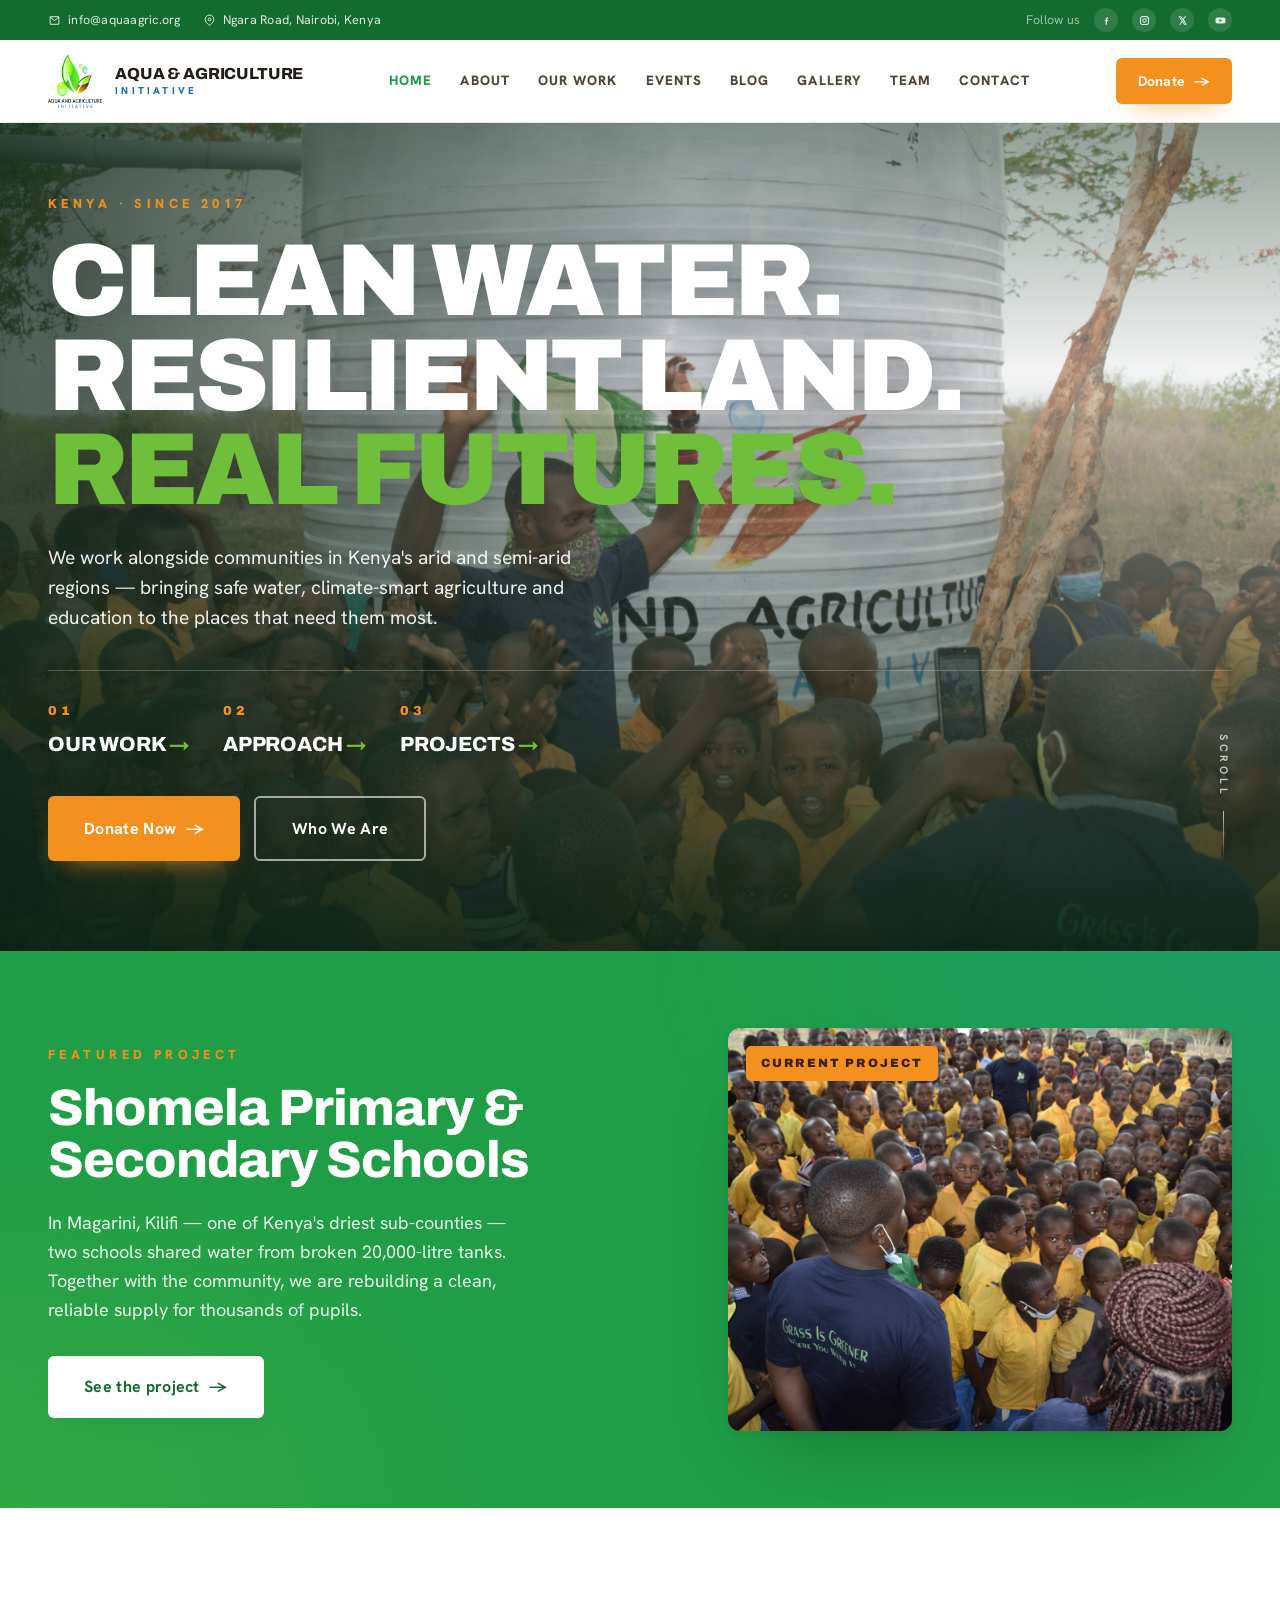
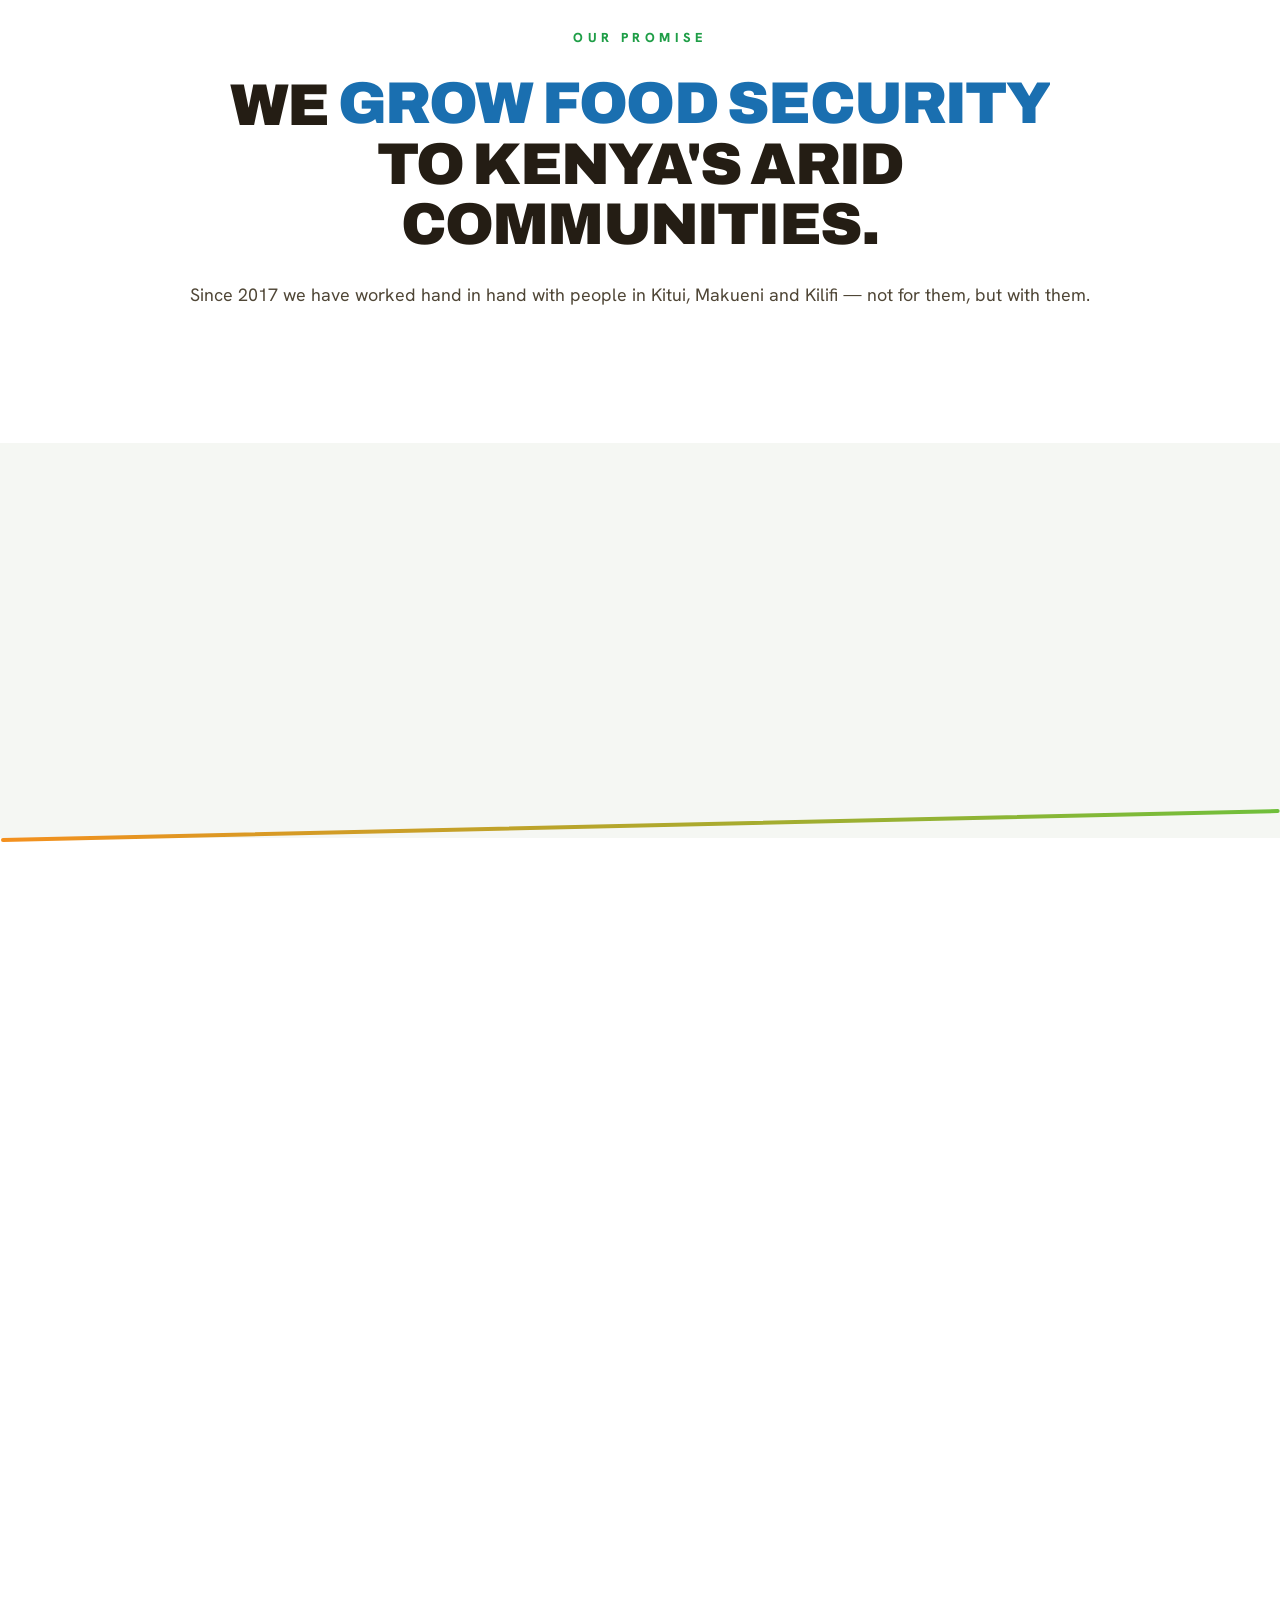
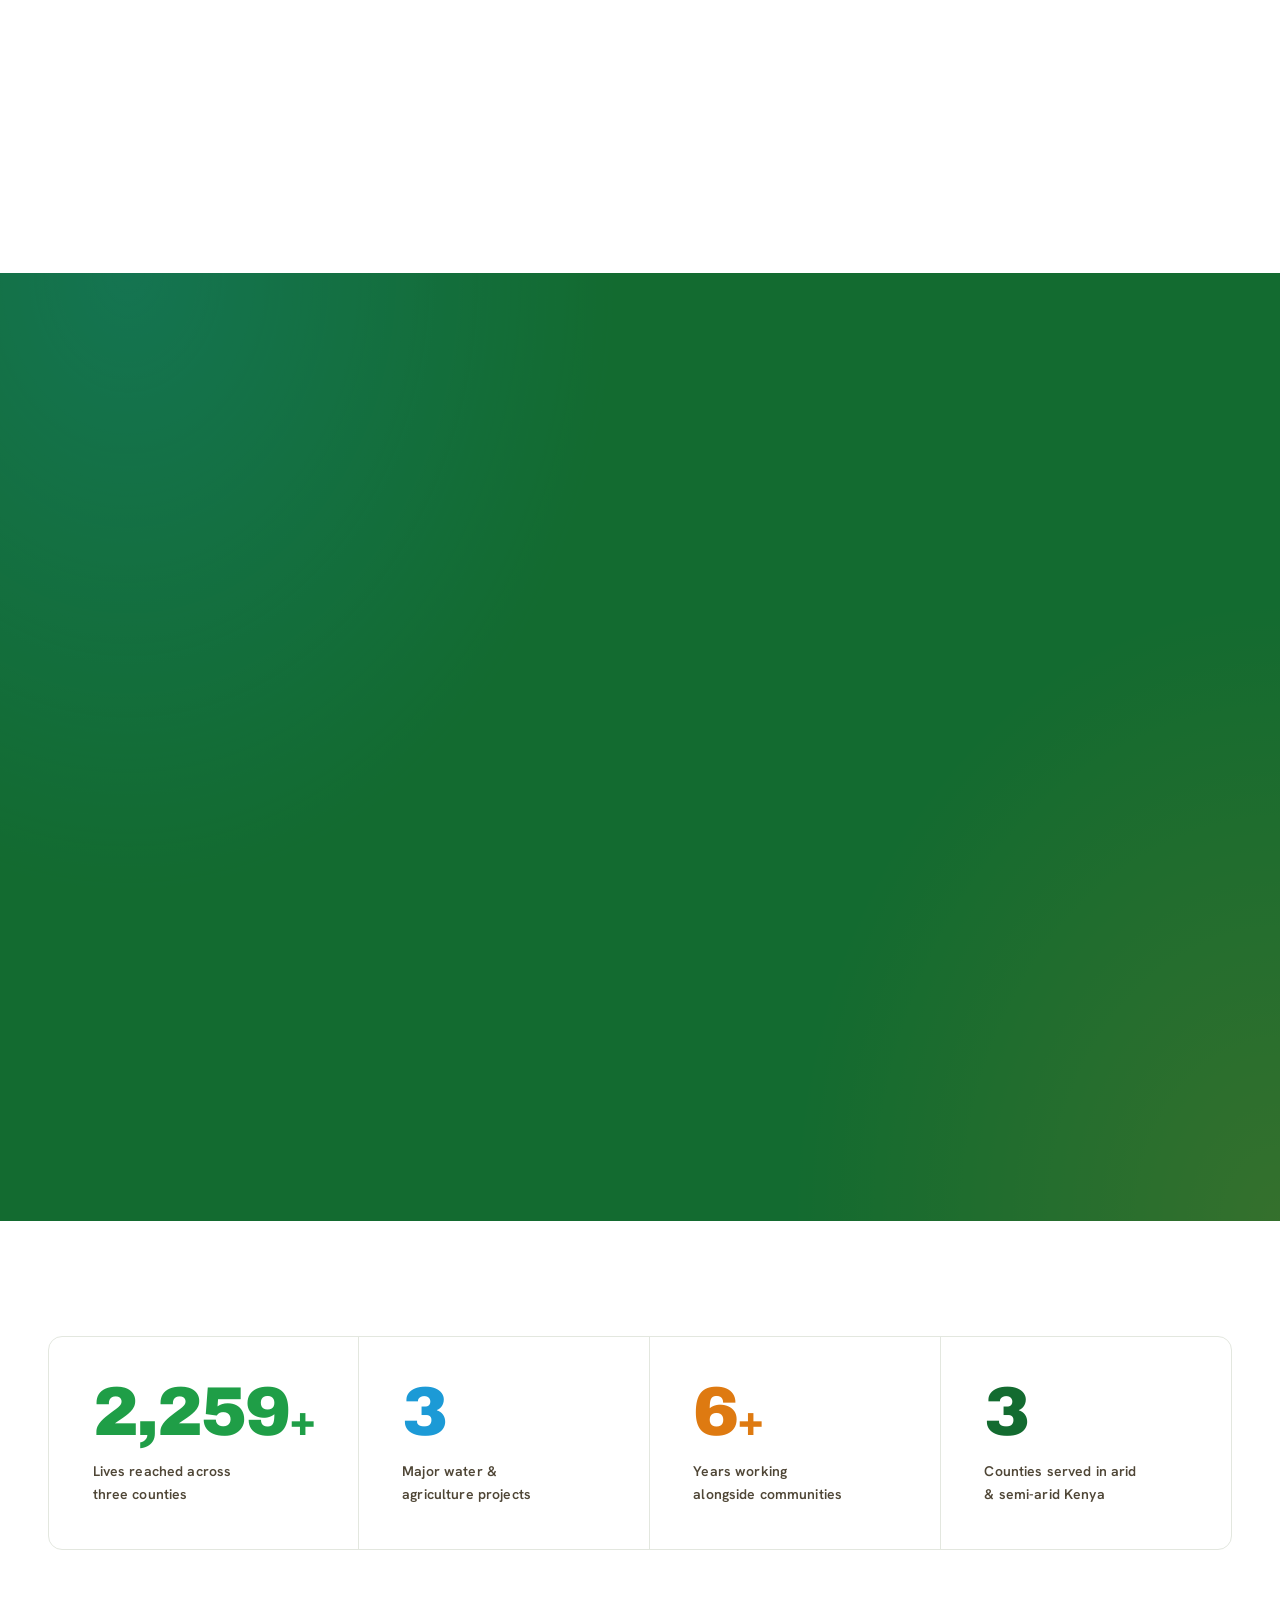
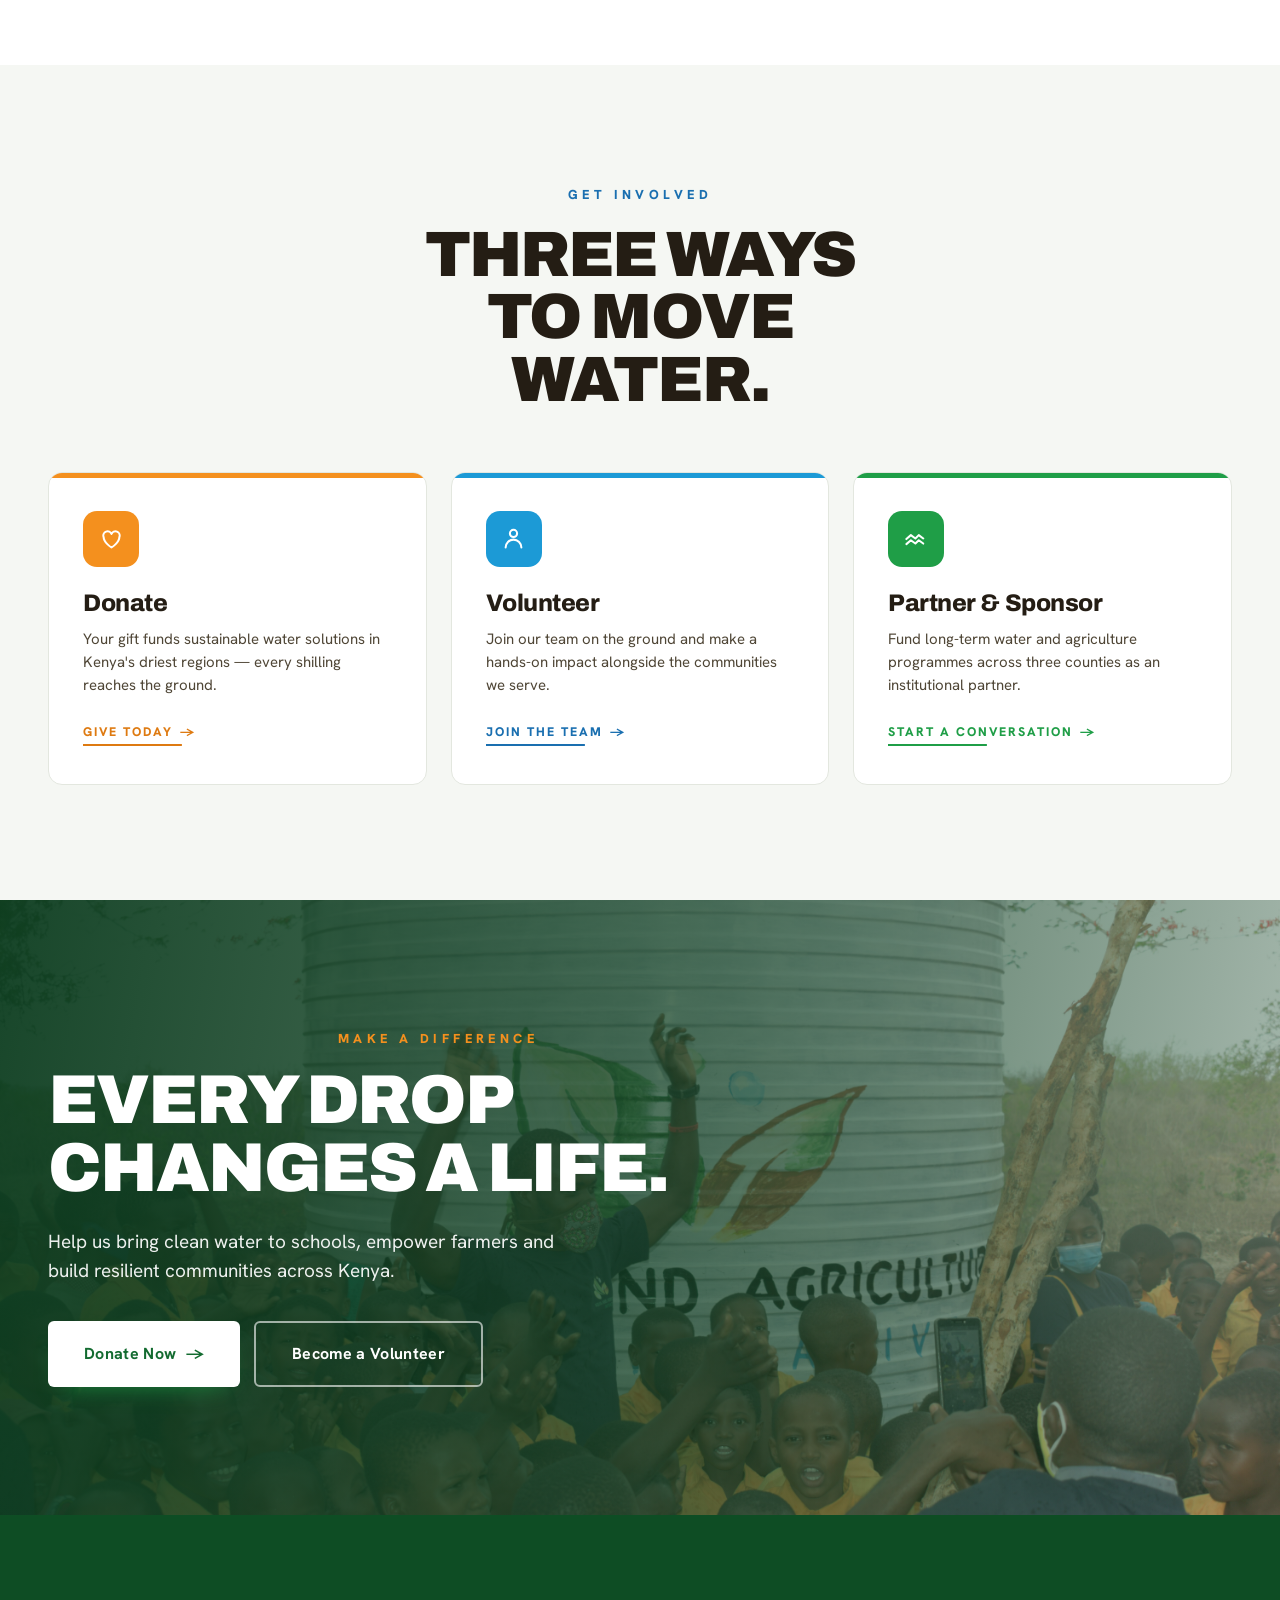
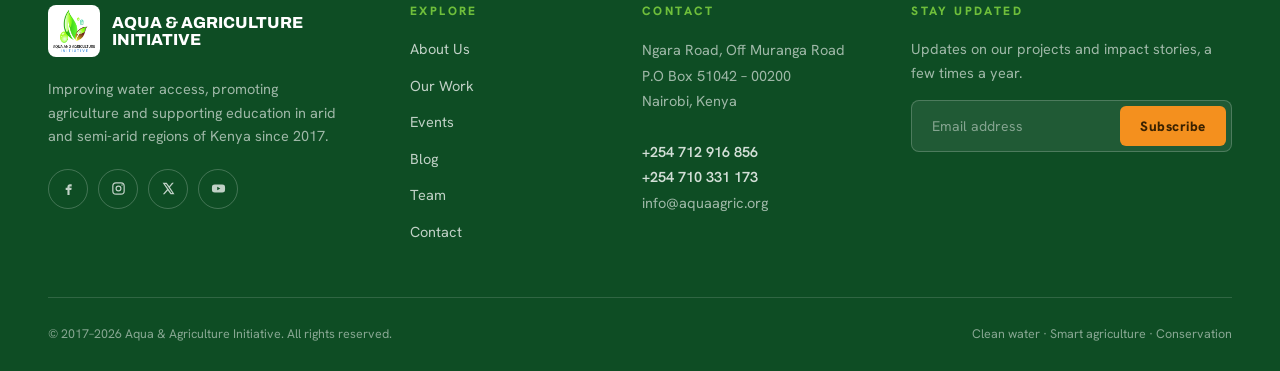
<file: index.html>
<!DOCTYPE html>
<html lang="en">
<head>
<meta charset="UTF-8">
<meta name="viewport" content="width=device-width, initial-scale=1.0">
<title>Aqua &amp; Agriculture Initiative — Clean Water for Arid Communities in Kenya</title>
<meta name="description" content="A Kenyan NGO improving water access, sustainable agriculture and education in arid and semi-arid regions since 2017.">
<meta name="keywords" content="clean water Kenya, agriculture, NGO, arid regions, water access, Aqua AI">
<meta property="og:title" content="Aqua &amp; Agriculture Initiative">
<meta property="og:description" content="Bringing clean water, climate-smart agriculture and education to Kenya's arid communities since 2017.">
<meta property="og:type" content="website">
<link rel="icon" type="image/png" href="assets/img/favicon.png">
<link href="assets/vendor/bootstrap-icons/bootstrap-icons.css" rel="stylesheet">
<link rel="stylesheet" href="assets/css/style.css">
</head>
<body>

<!-- ===================== TOP BAR ===================== -->
<div class="topbar">
  <div class="tb-left">
    <span class="it"><svg viewBox="0 0 24 24" fill="none" stroke="currentColor" stroke-width="1.8"><path d="M4 5h16v14H4z"/><path d="m4 6 8 6 8-6"/></svg> info@aquaagric.org</span>
    <span class="it addr"><svg viewBox="0 0 24 24" fill="none" stroke="currentColor" stroke-width="1.8"><path d="M20 10c0 6-8 11-8 11s-8-5-8-11a8 8 0 0 1 16 0Z"/><circle cx="12" cy="10" r="2.6"/></svg> Ngara Road, Nairobi, Kenya</span>
  </div>
  <div class="tb-right">
    <span style="opacity:.7">Follow us</span>
    <a href="https://www.facebook.com/towardsbetterenvironment" target="_blank" rel="noopener" aria-label="Facebook"><svg viewBox="0 0 24 24" fill="currentColor"><path d="M13.5 9H15V6.6h-1.7c-1.6 0-2.8 1.2-2.8 2.8V11H9v2.4h1.5V20h2.5v-6.6h1.8l.4-2.4h-2.2V9.6c0-.3.3-.6.6-.6Z"/></svg></a>
    <a href="#" aria-label="Instagram"><svg viewBox="0 0 24 24" fill="none" stroke="currentColor" stroke-width="1.9"><rect x="4.5" y="4.5" width="15" height="15" rx="4.5"/><circle cx="12" cy="12" r="3.3"/><circle cx="16.8" cy="7.2" r="1" fill="currentColor" stroke="none"/></svg></a>
    <a href="#" aria-label="X"><svg viewBox="0 0 24 24" fill="currentColor"><path d="M17 4h2.2l-4.8 5.5L20 20h-4.8l-3.5-4.6L7.5 20H5.3l5.2-6L4.5 4h4.9l3.1 4.2L17 4Zm-.8 14.6h1.2L8 5.3H6.7l9.5 13.3Z"/></svg></a>
    <a href="https://www.youtube.com/@aquaandagricultureinitiati8191" target="_blank" rel="noopener" aria-label="YouTube"><svg viewBox="0 0 24 24" fill="currentColor"><path d="M21 8.4a2.4 2.4 0 0 0-1.7-1.7C17.8 6.3 12 6.3 12 6.3s-5.8 0-7.3.4A2.4 2.4 0 0 0 3 8.4 25 25 0 0 0 2.7 12 25 25 0 0 0 3 15.6a2.4 2.4 0 0 0 1.7 1.7c1.5.4 7.3.4 7.3.4s5.8 0 7.3-.4a2.4 2.4 0 0 0 1.7-1.7 25 25 0 0 0 .3-3.6 25 25 0 0 0-.3-3.6ZM10.2 14.6V9.4l4.4 2.6-4.4 2.6Z"/></svg></a>
  </div>
</div>

<!-- ===================== NAV ===================== -->
<header class="nav" id="nav">
  <a class="brand" href="./" aria-label="Aqua and Agriculture Initiative home">
    <img src="assets/img/logo_top.png" alt="Aqua &amp; Agriculture Initiative">
    <span class="bt"><b>Aqua &amp; Agriculture</b><span>Initiative</span></span>
  </a>
  <nav class="nav-links" aria-label="Primary">
    <a class="active" href="./">Home</a>
    <a href="about">About</a>
    <a href="projects">Our Work</a>
    <a href="events">Events</a>
    <a href="blog">Blog</a>
    <a href="gallery">Gallery</a>
    <a href="team">Team</a>
    <a href="contact">Contact</a>
  </nav>
  <div class="nav-cta">
    <a class="btn orange" href="action">Donate <span class="arr">→</span></a>
    <button class="burger" aria-label="Open menu"><span></span><span></span><span></span></button>
  </div>
</header>

<div class="mobile-sheet" id="sheet">
  <a class="active" href="./">Home</a>
  <a href="about">About</a>
  <a href="projects">Our Work</a>
  <a href="events">Events</a>
  <a href="blog">Blog</a>
  <a href="gallery">Gallery</a>
  <a href="team">Team</a>
  <a href="contact">Contact</a>
  <a class="btn orange" href="action" style="margin-top:14px;justify-content:center">Donate Now <span class="arr">→</span></a>
</div>

<!-- ===================== HERO ===================== -->
<section class="hero" id="top">
  <div class="hero-media">
    <img src="assets/img/photo_1.jpg" alt="Schoolchildren in Kenya celebrating clean water at a community tank">
  </div>
  <div class="hero-inner">
    <span class="kicker">Kenya &middot; Since 2017</span>
    <h1 class="display">Clean water.<br>Resilient land.<br><span class="w">Real futures.</span></h1>
    <p>We work alongside communities in Kenya's arid and semi-arid regions — bringing safe water, climate-smart agriculture and education to the places that need them most.</p>
    <div class="hero-tabs">
      <a class="hero-tab" href="projects"><span class="n">01</span><span class="t">Our Work <span class="arr">→</span></span></a>
      <a class="hero-tab" href="about"><span class="n">02</span><span class="t">Approach <span class="arr">→</span></span></a>
      <a class="hero-tab" href="projects"><span class="n">03</span><span class="t">Projects <span class="arr">→</span></span></a>
    </div>
    <div class="hero-actions">
      <a class="btn orange lg" href="action">Donate Now <span class="arr">→</span></a>
      <a class="btn ghost on-dark lg" href="about">Who We Are</a>
    </div>
  </div>
  <div class="scrollcue">Scroll</div>
</section>

<!-- ===================== FEATURED ===================== -->
<section class="feature">
  <div class="wrap">
    <div class="ft-txt rv">
      <span class="kicker">Featured Project</span>
      <h2>Shomela Primary &amp; Secondary Schools</h2>
      <p>In Magarini, Kilifi — one of Kenya's driest sub-counties — two schools shared water from broken 20,000-litre tanks. Together with the community, we are rebuilding a clean, reliable supply for thousands of pupils.</p>
      <a class="btn on-dark lg" href="projects" style="--fg:var(--green-deep)">See the project <span class="arr">→</span></a>
    </div>
    <div class="ft-media rv d1">
      <span class="ribbon">Current Project</span>
      <img src="assets/img/photo_7.jpg" alt="Students at Shomela Primary and Secondary Schools">
    </div>
  </div>
</section>

<!-- ===================== ROTATING STRIP ===================== -->
<section class="section strip">
  <div class="wrap rv">
    <span class="kicker">Our Promise</span>
    <div class="we" style="margin-top:22px">We <span class="rot"><span class="cur">bring clean water</span><span class="c-blue">grow food security</span><span class="c-orange">protect the land</span><span>restore hope</span></span></div>
    <div class="we">to Kenya's arid communities.</div>
    <p class="sub">Since 2017 we have worked hand in hand with people in Kitui, Makueni and Kilifi — not for them, but with them.</p>
  </div>
</section>

<!-- ===================== VISION / MISSION ===================== -->
<section class="section vm" id="vm">
  <div class="wrap rv">
    <div class="vm-cell v">
      <div class="ic" aria-hidden="true"><svg viewBox="0 0 24 24" fill="none" stroke="currentColor" stroke-width="1.8" stroke-linecap="round" stroke-linejoin="round"><path d="M2 12s3.5-7 10-7 10 7 10 7-3.5 7-10 7-10-7-10-7Z"/><circle cx="12" cy="12" r="3"/></svg></div>
      <div class="vm-body">
        <span class="tag">What we see</span>
        <h3>Our Vision</h3>
        <p>A food-secure nation where everyone has access to safe and sufficient drinking water.</p>
      </div>
    </div>
    <div class="vm-cell m">
      <div class="ic" aria-hidden="true"><svg viewBox="0 0 24 24" fill="none" stroke="currentColor" stroke-width="1.8" stroke-linecap="round" stroke-linejoin="round"><circle cx="12" cy="12" r="8.5"/><circle cx="12" cy="12" r="4.5"/><circle cx="12" cy="12" r="1"/></svg></div>
      <div class="vm-body">
        <span class="tag">What we do</span>
        <h3>Our Mission</h3>
        <p>To improve quality of life in arid and semi-arid regions of Kenya by mitigating food insecurity and enhancing access to safe and sufficient water.</p>
      </div>
    </div>
  </div>
</section>

<div class="wrap"><div class="diag"></div></div>

<!-- ===================== PROJECTS ===================== -->
<section class="section projects" id="projects">
  <div class="wrap">
    <div class="head">
      <div class="rv">
        <span class="kicker orange">Our Work</span>
        <h2 class="h2">Change, where it is hardest to reach.</h2>
      </div>
      <a class="alink rv d1" href="projects">View all projects <span class="arr">→</span></a>
    </div>
    <div class="proj-grid">
      <article class="proj rv">
        <div class="pm"><span class="status done">Completed · 2019</span><img src="assets/img/photo_6.jpg" alt="Water tank installed at Mulenyu Primary School"></div>
        <div class="pc">
          <span class="loc"><span class="pin">◍</span> Kitui County</span>
          <h3>Mulenyu Primary School</h3>
          <p>Pupils once walked over two hours to the seasonal Mutongwe River. We identified the need and brought clean water to their doorstep.</p>
          <a class="alink" href="projects">Read the story <span class="arr">→</span></a>
        </div>
      </article>
      <article class="proj rv d1">
        <div class="pm"><span class="status current">Current</span><img src="assets/img/photo_5.jpg" alt="Community member drawing clean water from an Aqua tank"></div>
        <div class="pc">
          <span class="loc"><span class="pin">◍</span> Kilifi County · Magarini</span>
          <h3>Shomela Primary &amp; Secondary</h3>
          <p>Two schools in one of Kenya's driest regions shared water from broken tanks. We are rebuilding their supply for thousands of pupils.</p>
          <a class="alink" href="projects">Read the story <span class="arr">→</span></a>
        </div>
      </article>
      <article class="proj rv d2">
        <div class="pm"><span class="status response">Response · 2020</span><img src="assets/img/photo_9.jpg" alt="Community members during the COVID-19 intervention"></div>
        <div class="pc">
          <span class="loc"><span class="pin">◍</span> Three Counties</span>
          <h3>COVID-19 Intervention</h3>
          <p>When the pandemic compounded drought and famine, Aqua A.I stepped in with critical support for the worst-affected families.</p>
          <a class="alink" href="projects">Read the story <span class="arr">→</span></a>
        </div>
      </article>
    </div>
  </div>
</section>

<!-- ===================== APPROACH ===================== -->
<section class="section approach" id="approach">
  <div class="wrap">
    <div class="head rv">
      <span class="kicker">Our Approach</span>
      <h2 class="h2">Four focus areas, one resilient future.</h2>
      <p>Water, food and the land are inseparable. We work across all of them — and build local capacity so the change outlasts us.</p>
    </div>
    <div class="ap-grid">
      <div class="ap rv">
        <div class="ring"><img src="assets/img/photo_5.jpg" alt="Clean water access"><span class="badge"><svg viewBox="0 0 24 24" fill="none" stroke="currentColor" stroke-width="1.8" stroke-linecap="round" stroke-linejoin="round"><path d="M12 3.5c3.2 3.8 5.5 6.6 5.5 9.4A5.5 5.5 0 0 1 6.5 13c0-2.8 2.3-5.6 5.5-9.5Z"/></svg></span></div>
        <h3>Clean Water</h3>
        <p>Reliable, safe water for schools, homes and farms.</p>
      </div>
      <div class="ap rv d1">
        <div class="ring"><img src="assets/img/photo_9.jpg" alt="Smart agriculture"><span class="badge"><svg viewBox="0 0 24 24" fill="none" stroke="currentColor" stroke-width="1.8" stroke-linecap="round" stroke-linejoin="round"><path d="M12 20V9"/><path d="M12 12c0-3 2.2-5.2 5.2-5.8C17 9 14.9 11.4 12 12Z"/><path d="M12 14c0-2.6-2-4.8-4.8-5.3C7 11.6 9 13.9 12 14Z"/></svg></span></div>
        <h3>Smart Agriculture</h3>
        <p>Climate-smart farming that strengthens food security.</p>
      </div>
      <div class="ap rv d2">
        <div class="ring"><img src="assets/img/photo_6.jpg" alt="Conservation"><span class="badge"><svg viewBox="0 0 24 24" fill="none" stroke="currentColor" stroke-width="1.8" stroke-linecap="round" stroke-linejoin="round"><path d="M12 21v-5"/><path d="M12 16c-3.6 0-5.8-2.1-5.8-5.3C6.2 7 8.6 4.3 12 3.2c3.4 1.1 5.8 3.8 5.8 7.5 0 3.2-2.2 5.3-5.8 5.3Z"/></svg></span></div>
        <h3>Conservation</h3>
        <p>Afforestation that pushes back desertification.</p>
      </div>
      <div class="ap rv d3">
        <div class="ring"><img src="assets/img/team.jpeg" alt="Community empowerment"><span class="badge"><svg viewBox="0 0 24 24" fill="none" stroke="currentColor" stroke-width="1.8" stroke-linecap="round" stroke-linejoin="round"><circle cx="9" cy="8" r="3"/><path d="M3.5 19a5.5 5.5 0 0 1 11 0"/><path d="M16 5.2a3 3 0 0 1 0 5.6"/><path d="M17.5 13.5A5.5 5.5 0 0 1 20.5 19"/></svg></span></div>
        <h3>Community</h3>
        <p>Empowerment and capacity built with local people.</p>
      </div>
    </div>
  </div>
</section>

<!-- ===================== STATS ===================== -->
<section class="section stats">
  <div class="wrap">
    <div class="stat-grid rv">
      <div class="stat"><div class="num"><span data-to="2500">0</span><span class="u">+</span></div><div class="lbl">Lives reached across three counties</div></div>
      <div class="stat"><div class="num"><span data-to="3">0</span></div><div class="lbl">Major water &amp; agriculture projects</div></div>
      <div class="stat"><div class="num"><span data-to="7">0</span><span class="u">+</span></div><div class="lbl">Years working alongside communities</div></div>
      <div class="stat"><div class="num"><span data-to="3">0</span></div><div class="lbl">Counties served in arid &amp; semi-arid Kenya</div></div>
    </div>
  </div>
</section>

<!-- ===================== GET INVOLVED ===================== -->
<section class="section involve" id="involve">
  <div class="wrap">
    <div class="head rv">
      <span class="kicker blue">Get Involved</span>
      <h2 class="h2">Three ways to move water.</h2>
    </div>
    <div class="inv-grid">
      <article class="inv a rv">
        <div class="ic" aria-hidden="true"><svg viewBox="0 0 24 24" fill="none" stroke="currentColor" stroke-width="1.8" stroke-linecap="round" stroke-linejoin="round"><path d="M12 20s-7-4.3-7-9.3A3.7 3.7 0 0 1 12 8a3.7 3.7 0 0 1 7 2.7c0 5-7 9.3-7 9.3Z"/></svg></div>
        <h3>Donate</h3>
        <p>Your gift funds sustainable water solutions in Kenya's driest regions — every shilling reaches the ground.</p>
        <a class="alink orange" href="action">Give today <span class="arr">→</span></a>
      </article>
      <article class="inv b rv d1">
        <div class="ic" aria-hidden="true"><svg viewBox="0 0 24 24" fill="none" stroke="currentColor" stroke-width="1.8" stroke-linecap="round" stroke-linejoin="round"><circle cx="12" cy="7.5" r="3.2"/><path d="M5 20a7 7 0 0 1 14 0"/></svg></div>
        <h3>Volunteer</h3>
        <p>Join our team on the ground and make a hands-on impact alongside the communities we serve.</p>
        <a class="alink blue" href="action">Join the team <span class="arr">→</span></a>
      </article>
      <article class="inv c rv d2">
        <div class="ic" aria-hidden="true"><svg viewBox="0 0 24 24" fill="none" stroke="currentColor" stroke-width="1.8" stroke-linecap="round" stroke-linejoin="round"><path d="M3 12.5 7 9l4 3 3-3 4 3"/><path d="M3 17l4-3.5 4 3 3-3 4 3"/></svg></div>
        <h3>Partner &amp; Sponsor</h3>
        <p>Fund long-term water and agriculture programmes across three counties as an institutional partner.</p>
        <a class="alink" href="contact">Start a conversation <span class="arr">→</span></a>
      </article>
    </div>
  </div>
</section>

<!-- ===================== CTA ===================== -->
<section class="cta" id="cta">
  <div class="cta-media"><img src="assets/img/photo_1.jpg" alt="Children with clean water access in Kenya"></div>
  <div class="wrap">
    <div class="inner rv">
      <span class="kicker">Make a Difference</span>
      <h2 class="h2">Every drop changes a life.</h2>
      <p>Help us bring clean water to schools, empower farmers and build resilient communities across Kenya.</p>
      <div class="cta-actions">
        <a class="btn on-dark lg" href="action">Donate Now <span class="arr">→</span></a>
        <a class="btn ghost on-dark lg" href="action">Become a Volunteer</a>
      </div>
    </div>
  </div>
</section>

<!-- ===================== FOOTER ===================== -->
<footer class="foot">
  <div class="wrap">
    <div class="foot-top">
      <div class="foot-brand">
        <div class="b"><img src="assets/img/logo_top.png" alt="Aqua &amp; Agriculture Initiative"><b>Aqua &amp; Agriculture<br>Initiative</b></div>
        <p>Improving water access, promoting agriculture and supporting education in arid and semi-arid regions of Kenya since 2017.</p>
        <div class="socials">
          <a href="https://www.facebook.com/towardsbetterenvironment" target="_blank" rel="noopener" aria-label="Facebook"><svg viewBox="0 0 24 24" fill="currentColor"><path d="M14 9h2.5V6H14c-2 0-3.5 1.5-3.5 3.5V11H8v3h2.5v7h3v-7H16l.5-3h-3V9.5c0-.3.2-.5.5-.5Z"/></svg></a>
          <a href="#" aria-label="Instagram"><svg viewBox="0 0 24 24" fill="none" stroke="currentColor" stroke-width="1.7"><rect x="4" y="4" width="16" height="16" rx="4.5"/><circle cx="12" cy="12" r="3.4"/><circle cx="17" cy="7" r="1" fill="currentColor" stroke="none"/></svg></a>
          <a href="#" aria-label="X"><svg viewBox="0 0 24 24" fill="currentColor"><path d="M17 4h2.5l-5.5 6.3L20.5 20H15l-4-5.2L6.3 20H4l6-6.8L3.7 4H9.4l3.6 4.8L17 4Zm-1 14.4h1.4L8.6 5.5H7L16 18.4Z"/></svg></a>
          <a href="https://www.youtube.com/@aquaandagricultureinitiati8191" target="_blank" rel="noopener" aria-label="YouTube"><svg viewBox="0 0 24 24" fill="currentColor"><path d="M21 8.4a2.4 2.4 0 0 0-1.7-1.7C17.8 6.3 12 6.3 12 6.3s-5.8 0-7.3.4A2.4 2.4 0 0 0 3 8.4 25 25 0 0 0 2.7 12 25 25 0 0 0 3 15.6a2.4 2.4 0 0 0 1.7 1.7c1.5.4 7.3.4 7.3.4s5.8 0 7.3-.4a2.4 2.4 0 0 0 1.7-1.7 25 25 0 0 0 .3-3.6 25 25 0 0 0-.3-3.6ZM10.2 14.6V9.4l4.4 2.6-4.4 2.6Z"/></svg></a>
        </div>
      </div>
      <div>
        <h4>Explore</h4>
        <ul>
          <li><a href="about">About Us</a></li>
          <li><a href="projects">Our Work</a></li>
          <li><a href="events">Events</a></li>
          <li><a href="blog">Blog</a></li>
          <li><a href="team">Team</a></li>
          <li><a href="contact">Contact</a></li>
        </ul>
      </div>
      <div>
        <h4>Contact</h4>
        <address class="contact">
          Ngara Road, Off Muranga Road<br>
          P.O Box 51042 – 00200<br>
          Nairobi, Kenya<br><br>
          <b>+254 712 916 856</b><br>
          <b>+254 710 331 173</b><br>
          info@aquaagric.org
        </address>
      </div>
      <div>
        <h4>Stay Updated</h4>
        <p style="font-size:14.5px;color:rgba(255,255,255,.6);line-height:1.6;margin:0">Updates on our projects and impact stories, a few times a year.</p>
        <form class="news">
          <input type="email" placeholder="Email address" aria-label="Email address" required>
          <button type="submit">Subscribe</button>
        </form>
      </div>
    </div>
    <div class="foot-bot">
      <span>© 2017–2026 Aqua &amp; Agriculture Initiative. All rights reserved.</span>
      <span>Clean water · Smart agriculture · Conservation</span>
    </div>
  </div>
</footer>

<a href="#" class="to-top" aria-label="Back to top"><i class="bi bi-arrow-up-short"></i></a>

<script src="assets/js/main.js"></script>
</body>
</html>
</file>
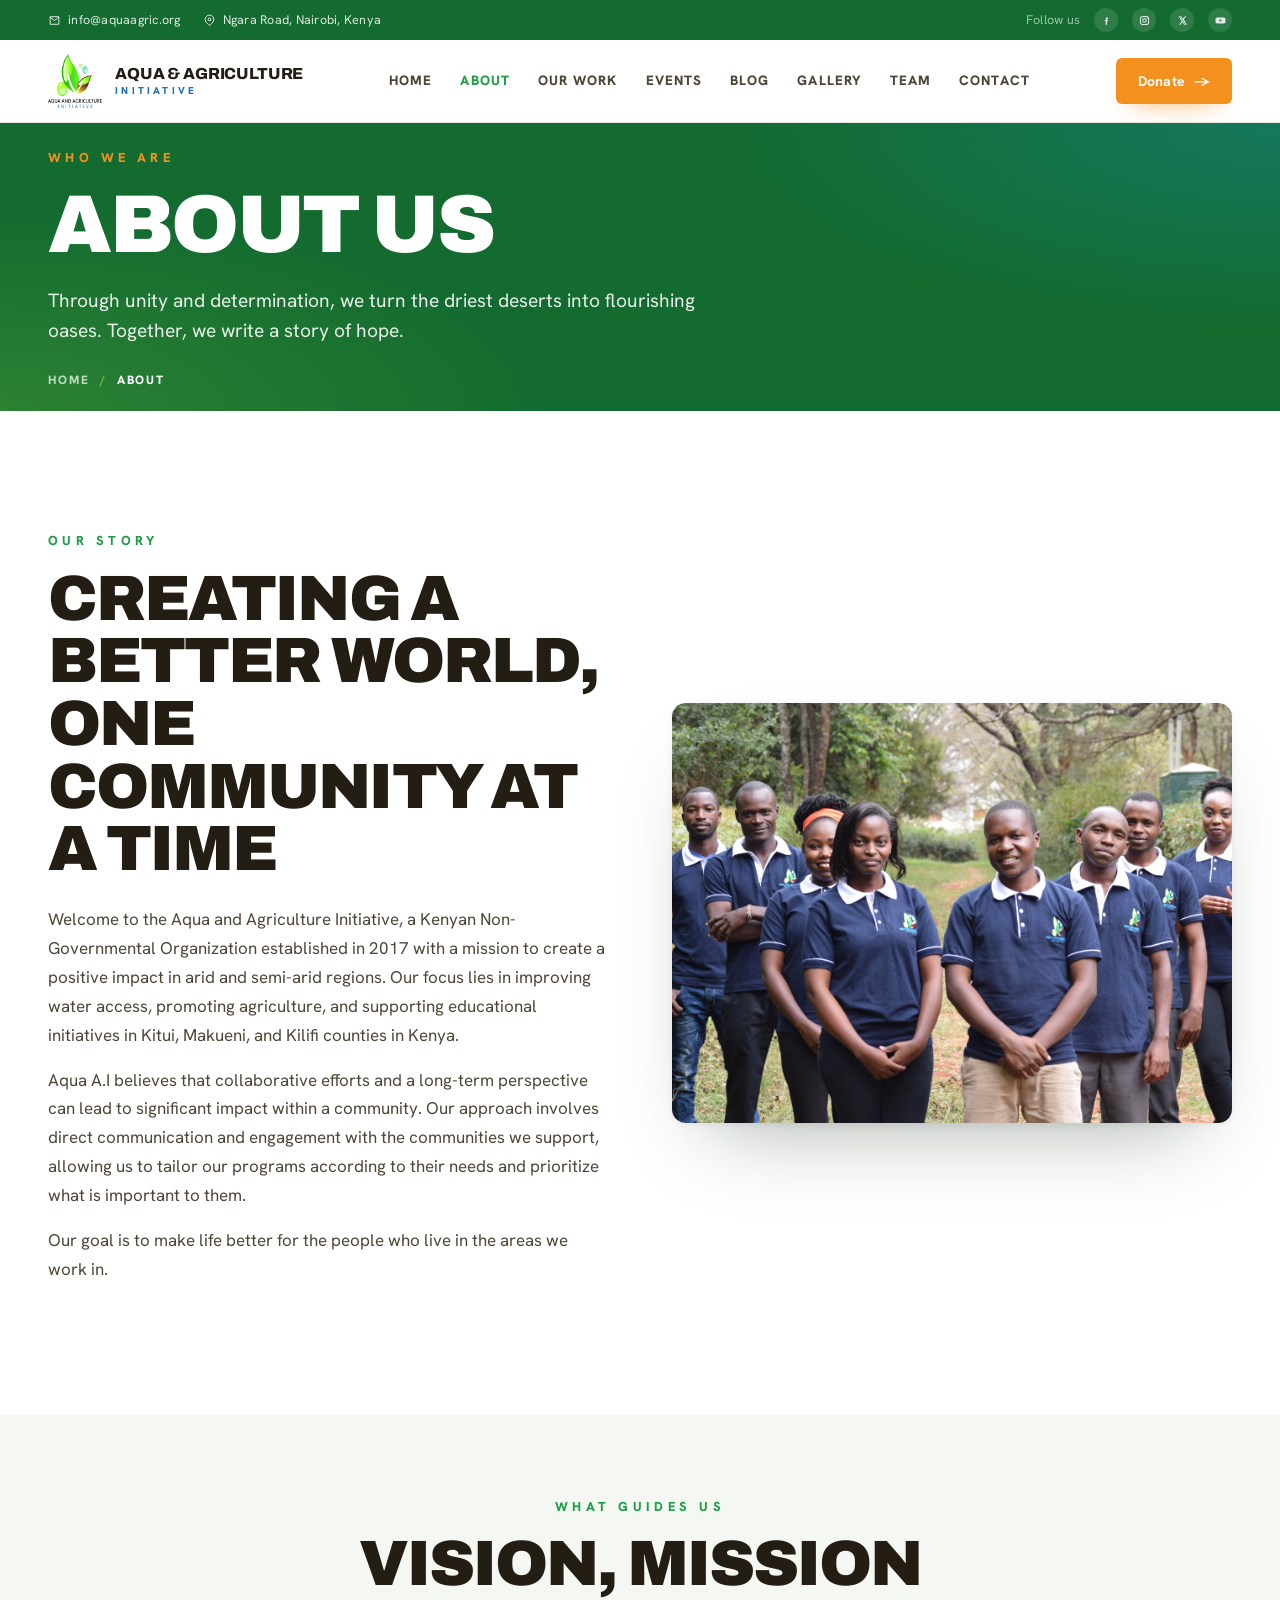
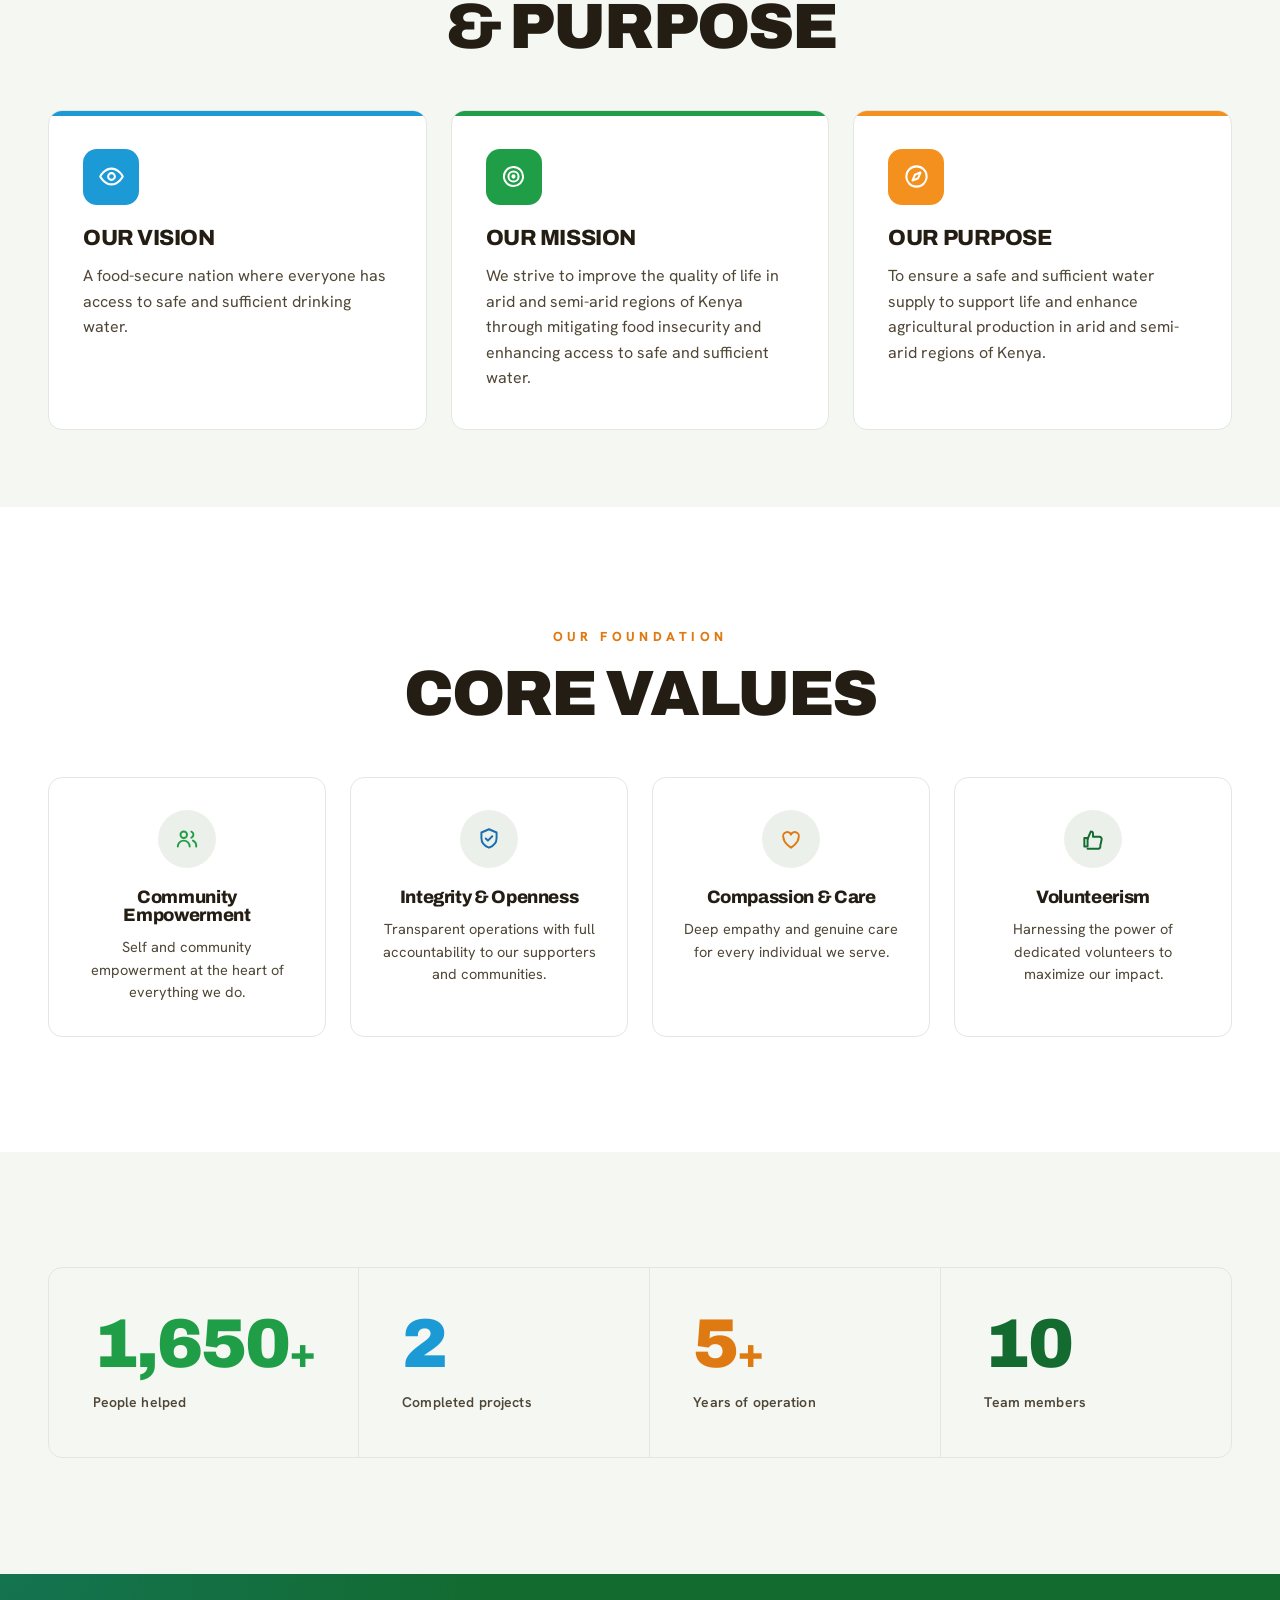
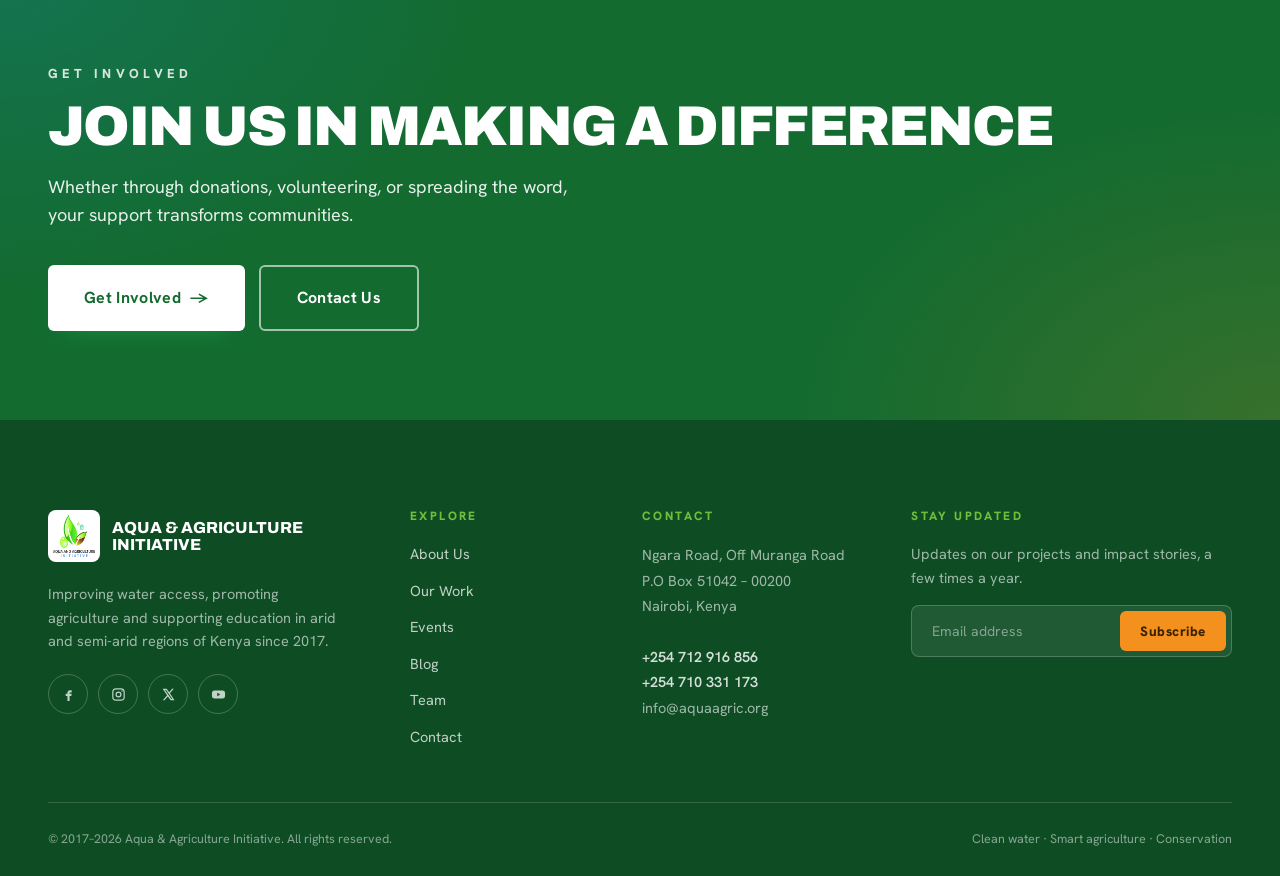
<file: about.html>
<!DOCTYPE html>
<html lang="en">
<head>
<meta charset="UTF-8">
<meta name="viewport" content="width=device-width, initial-scale=1.0">
<title>About Us | Aqua &amp; Agriculture Initiative</title>
<meta name="description" content="Learn about Aqua & Agriculture Initiative's mission, vision, and values. We've been improving lives in Kenya's arid regions since 2017.">
<meta name="keywords" content="About Aqua AI, NGO Kenya, water access, mission, vision, arid regions">
<meta property="og:title" content="About Us | Aqua &amp; Agriculture Initiative">
<meta property="og:description" content="Our mission to improve water access and agriculture in Kenya's driest communities.">
<meta property="og:type" content="website">
<link rel="icon" type="image/png" href="assets/img/favicon.png">
<link href="assets/vendor/bootstrap-icons/bootstrap-icons.css" rel="stylesheet">
<link rel="stylesheet" href="assets/css/style.css">
</head>
<body>

<!-- ===================== TOP BAR ===================== -->
<div class="topbar">
  <div class="tb-left">
    <span class="it"><svg viewBox="0 0 24 24" fill="none" stroke="currentColor" stroke-width="1.8"><path d="M4 5h16v14H4z"/><path d="m4 6 8 6 8-6"/></svg> info@aquaagric.org</span>
    <span class="it addr"><svg viewBox="0 0 24 24" fill="none" stroke="currentColor" stroke-width="1.8"><path d="M20 10c0 6-8 11-8 11s-8-5-8-11a8 8 0 0 1 16 0Z"/><circle cx="12" cy="10" r="2.6"/></svg> Ngara Road, Nairobi, Kenya</span>
  </div>
  <div class="tb-right">
    <span style="opacity:.7">Follow us</span>
    <a href="https://www.facebook.com/towardsbetterenvironment" target="_blank" rel="noopener" aria-label="Facebook"><svg viewBox="0 0 24 24" fill="currentColor"><path d="M13.5 9H15V6.6h-1.7c-1.6 0-2.8 1.2-2.8 2.8V11H9v2.4h1.5V20h2.5v-6.6h1.8l.4-2.4h-2.2V9.6c0-.3.3-.6.6-.6Z"/></svg></a>
    <a href="#" aria-label="Instagram"><svg viewBox="0 0 24 24" fill="none" stroke="currentColor" stroke-width="1.9"><rect x="4.5" y="4.5" width="15" height="15" rx="4.5"/><circle cx="12" cy="12" r="3.3"/><circle cx="16.8" cy="7.2" r="1" fill="currentColor" stroke="none"/></svg></a>
    <a href="#" aria-label="X"><svg viewBox="0 0 24 24" fill="currentColor"><path d="M17 4h2.2l-4.8 5.5L20 20h-4.8l-3.5-4.6L7.5 20H5.3l5.2-6L4.5 4h4.9l3.1 4.2L17 4Zm-.8 14.6h1.2L8 5.3H6.7l9.5 13.3Z"/></svg></a>
    <a href="https://www.youtube.com/@aquaandagricultureinitiati8191" target="_blank" rel="noopener" aria-label="YouTube"><svg viewBox="0 0 24 24" fill="currentColor"><path d="M21 8.4a2.4 2.4 0 0 0-1.7-1.7C17.8 6.3 12 6.3 12 6.3s-5.8 0-7.3.4A2.4 2.4 0 0 0 3 8.4 25 25 0 0 0 2.7 12 25 25 0 0 0 3 15.6a2.4 2.4 0 0 0 1.7 1.7c1.5.4 7.3.4 7.3.4s5.8 0 7.3-.4a2.4 2.4 0 0 0 1.7-1.7 25 25 0 0 0 .3-3.6 25 25 0 0 0-.3-3.6ZM10.2 14.6V9.4l4.4 2.6-4.4 2.6Z"/></svg></a>
  </div>
</div>

<!-- ===================== NAV ===================== -->
<header class="nav" id="nav">
  <a class="brand" href="./" aria-label="Aqua and Agriculture Initiative home">
    <img src="assets/img/logo_top.png" alt="Aqua &amp; Agriculture Initiative">
    <span class="bt"><b>Aqua &amp; Agriculture</b><span>Initiative</span></span>
  </a>
  <nav class="nav-links" aria-label="Primary">
    <a href="./">Home</a>
    <a class="active" href="about">About</a>
    <a href="projects">Our Work</a>
    <a href="events">Events</a>
    <a href="blog">Blog</a>
    <a href="gallery">Gallery</a>
    <a href="team">Team</a>
    <a href="contact">Contact</a>
  </nav>
  <div class="nav-cta">
    <a class="btn orange" href="action">Donate <span class="arr">→</span></a>
    <button class="burger" aria-label="Open menu"><span></span><span></span><span></span></button>
  </div>
</header>

<div class="mobile-sheet" id="sheet">
  <a href="./">Home</a>
  <a class="active" href="about">About</a>
  <a href="projects">Our Work</a>
  <a href="events">Events</a>
  <a href="blog">Blog</a>
  <a href="gallery">Gallery</a>
  <a href="team">Team</a>
  <a href="contact">Contact</a>
  <a class="btn orange" href="action" style="margin-top:14px;justify-content:center">Donate Now <span class="arr">→</span></a>
</div>

<!-- ===================== PAGE HEADER ===================== -->
<section class="pagehead">
  <div class="wrap">
    <span class="kicker">Who We Are</span>
    <h1>About Us</h1>
    <p>Through unity and determination, we turn the driest deserts into flourishing oases. Together, we write a story of hope.</p>
    <div class="crumbs"><a href="./">Home</a><span class="sep">/</span><span class="cur">About</span></div>
  </div>
</section>

<!-- ===================== STORY ===================== -->
<section class="section">
  <div class="wrap">
    <div class="about-split rv">
      <div class="body">
        <span class="kicker">Our Story</span>
        <h2 class="h2" style="margin-top:14px;color:var(--ink)">Creating a Better World, One Community at a Time</h2>
        <div style="margin-top:24px">
          <p>Welcome to the Aqua and Agriculture Initiative, a Kenyan Non-Governmental Organization established in 2017 with a mission to create a positive impact in arid and semi-arid regions. Our focus lies in improving water access, promoting agriculture, and supporting educational initiatives in Kitui, Makueni, and Kilifi counties in Kenya.</p>
          <p>Aqua A.I believes that collaborative efforts and a long-term perspective can lead to significant impact within a community. Our approach involves direct communication and engagement with the communities we support, allowing us to tailor our programs according to their needs and prioritize what is important to them.</p>
          <p>Our goal is to make life better for the people who live in the areas we work in.</p>
        </div>
      </div>
      <div class="media">
        <img src="assets/img/team.jpeg" alt="Aqua A.I team working with communities">
      </div>
    </div>
  </div>
</section>

<!-- ===================== VISION / MISSION / PURPOSE ===================== -->
<section class="section" style="background:var(--paper);padding-block:clamp(48px,6vw,84px)">
  <div class="wrap">
    <div class="shead center rv" style="margin-bottom:clamp(36px,4vw,56px)">
      <span class="kicker">What Guides Us</span>
      <h2 class="h2">Vision, Mission &amp; Purpose</h2>
    </div>
    <div class="vmp-grid">
      <div class="vmp rv">
        <div class="ic" aria-hidden="true"><svg viewBox="0 0 24 24" fill="none" stroke="currentColor" stroke-width="1.8" stroke-linecap="round" stroke-linejoin="round"><path d="M2 12s3.5-7 10-7 10 7 10 7-3.5 7-10 7-10-7-10-7Z"/><circle cx="12" cy="12" r="3"/></svg></div>
        <h3>Our Vision</h3>
        <p>A food-secure nation where everyone has access to safe and sufficient drinking water.</p>
      </div>
      <div class="vmp rv d1">
        <div class="ic" aria-hidden="true"><svg viewBox="0 0 24 24" fill="none" stroke="currentColor" stroke-width="1.8" stroke-linecap="round" stroke-linejoin="round"><circle cx="12" cy="12" r="8.5"/><circle cx="12" cy="12" r="4.5"/><circle cx="12" cy="12" r="1"/></svg></div>
        <h3>Our Mission</h3>
        <p>We strive to improve the quality of life in arid and semi-arid regions of Kenya through mitigating food insecurity and enhancing access to safe and sufficient water.</p>
      </div>
      <div class="vmp rv d2">
        <div class="ic" aria-hidden="true"><svg viewBox="0 0 24 24" fill="none" stroke="currentColor" stroke-width="1.8" stroke-linecap="round" stroke-linejoin="round"><circle cx="12" cy="12" r="9"/><path d="m15.5 8.5-2 5-5 2 2-5 5-2Z"/></svg></div>
        <h3>Our Purpose</h3>
        <p>To ensure a safe and sufficient water supply to support life and enhance agricultural production in arid and semi-arid regions of Kenya.</p>
      </div>
    </div>
  </div>
</section>

<!-- ===================== CORE VALUES ===================== -->
<section class="section">
  <div class="wrap">
    <div class="shead center rv" style="margin-bottom:clamp(36px,4vw,56px)">
      <span class="kicker orange">Our Foundation</span>
      <h2 class="h2">Core Values</h2>
    </div>
    <div class="values-grid">
      <div class="value rv">
        <div class="ic"><svg viewBox="0 0 24 24" fill="none" stroke="currentColor" stroke-width="1.8" stroke-linecap="round" stroke-linejoin="round"><circle cx="9" cy="8" r="3"/><path d="M3.5 19a5.5 5.5 0 0 1 11 0"/><path d="M16 5.2a3 3 0 0 1 0 5.6"/><path d="M17.5 13.5A5.5 5.5 0 0 1 20.5 19"/></svg></div>
        <h4>Community Empowerment</h4>
        <p>Self and community empowerment at the heart of everything we do.</p>
      </div>
      <div class="value rv d1">
        <div class="ic"><svg viewBox="0 0 24 24" fill="none" stroke="currentColor" stroke-width="1.8" stroke-linecap="round" stroke-linejoin="round"><path d="M12 3 5 6v5c0 4.5 3 7.5 7 9 4-1.5 7-4.5 7-9V6l-7-3Z"/><path d="m9 11.5 2 2 4-4"/></svg></div>
        <h4>Integrity &amp; Openness</h4>
        <p>Transparent operations with full accountability to our supporters and communities.</p>
      </div>
      <div class="value rv d2">
        <div class="ic"><svg viewBox="0 0 24 24" fill="none" stroke="currentColor" stroke-width="1.8" stroke-linecap="round" stroke-linejoin="round"><path d="M12 20s-7-4.3-7-9.3A3.7 3.7 0 0 1 12 8a3.7 3.7 0 0 1 7 2.7c0 5-7 9.3-7 9.3Z"/></svg></div>
        <h4>Compassion &amp; Care</h4>
        <p>Deep empathy and genuine care for every individual we serve.</p>
      </div>
      <div class="value rv d3">
        <div class="ic"><svg viewBox="0 0 24 24" fill="none" stroke="currentColor" stroke-width="1.8" stroke-linecap="round" stroke-linejoin="round"><path d="M7 11v8H4v-8h3Z"/><path d="M7 12l3-7a2 2 0 0 1 2 2v3h6a2 2 0 0 1 2 2.3l-1.3 6A2 2 0 0 1 16.7 21H7"/></svg></div>
        <h4>Volunteerism</h4>
        <p>Harnessing the power of dedicated volunteers to maximize our impact.</p>
      </div>
    </div>
  </div>
</section>

<!-- ===================== STATS ===================== -->
<section class="section stats" style="background:var(--paper)">
  <div class="wrap">
    <div class="stat-grid rv">
      <div class="stat"><div class="num"><span data-to="2500">0</span><span class="u">+</span></div><div class="lbl">People helped</div></div>
      <div class="stat"><div class="num"><span data-to="3">0</span></div><div class="lbl">Completed projects</div></div>
      <div class="stat"><div class="num"><span data-to="7">0</span><span class="u">+</span></div><div class="lbl">Years of operation</div></div>
      <div class="stat"><div class="num"><span data-to="15">0</span></div><div class="lbl">Team members</div></div>
    </div>
  </div>
</section>

<!-- ===================== CTA BAND ===================== -->
<section class="cta-band">
  <div class="wrap rv">
    <span class="kicker light">Get Involved</span>
    <h2 class="h2" style="margin-top:16px">Join Us in Making a Difference</h2>
    <p>Whether through donations, volunteering, or spreading the word, your support transforms communities.</p>
    <div class="cta-actions">
      <a class="btn on-dark lg" href="action">Get Involved <span class="arr">→</span></a>
      <a class="btn ghost on-dark lg" href="contact">Contact Us</a>
    </div>
  </div>
</section>

<!-- ===================== FOOTER ===================== -->
<footer class="foot">
  <div class="wrap">
    <div class="foot-top">
      <div class="foot-brand">
        <div class="b"><img src="assets/img/logo_top.png" alt="Aqua &amp; Agriculture Initiative"><b>Aqua &amp; Agriculture<br>Initiative</b></div>
        <p>Improving water access, promoting agriculture and supporting education in arid and semi-arid regions of Kenya since 2017.</p>
        <div class="socials">
          <a href="https://www.facebook.com/towardsbetterenvironment" target="_blank" rel="noopener" aria-label="Facebook"><svg viewBox="0 0 24 24" fill="currentColor"><path d="M14 9h2.5V6H14c-2 0-3.5 1.5-3.5 3.5V11H8v3h2.5v7h3v-7H16l.5-3h-3V9.5c0-.3.2-.5.5-.5Z"/></svg></a>
          <a href="#" aria-label="Instagram"><svg viewBox="0 0 24 24" fill="none" stroke="currentColor" stroke-width="1.7"><rect x="4" y="4" width="16" height="16" rx="4.5"/><circle cx="12" cy="12" r="3.4"/><circle cx="17" cy="7" r="1" fill="currentColor" stroke="none"/></svg></a>
          <a href="#" aria-label="X"><svg viewBox="0 0 24 24" fill="currentColor"><path d="M17 4h2.5l-5.5 6.3L20.5 20H15l-4-5.2L6.3 20H4l6-6.8L3.7 4H9.4l3.6 4.8L17 4Zm-1 14.4h1.4L8.6 5.5H7L16 18.4Z"/></svg></a>
          <a href="https://www.youtube.com/@aquaandagricultureinitiati8191" target="_blank" rel="noopener" aria-label="YouTube"><svg viewBox="0 0 24 24" fill="currentColor"><path d="M21 8.4a2.4 2.4 0 0 0-1.7-1.7C17.8 6.3 12 6.3 12 6.3s-5.8 0-7.3.4A2.4 2.4 0 0 0 3 8.4 25 25 0 0 0 2.7 12 25 25 0 0 0 3 15.6a2.4 2.4 0 0 0 1.7 1.7c1.5.4 7.3.4 7.3.4s5.8 0 7.3-.4a2.4 2.4 0 0 0 1.7-1.7 25 25 0 0 0 .3-3.6 25 25 0 0 0-.3-3.6ZM10.2 14.6V9.4l4.4 2.6-4.4 2.6Z"/></svg></a>
        </div>
      </div>
      <div>
        <h4>Explore</h4>
        <ul>
          <li><a href="about">About Us</a></li>
          <li><a href="projects">Our Work</a></li>
          <li><a href="events">Events</a></li>
          <li><a href="blog">Blog</a></li>
          <li><a href="team">Team</a></li>
          <li><a href="contact">Contact</a></li>
        </ul>
      </div>
      <div>
        <h4>Contact</h4>
        <address class="contact">
          Ngara Road, Off Muranga Road<br>
          P.O Box 51042 – 00200<br>
          Nairobi, Kenya<br><br>
          <b>+254 712 916 856</b><br>
          <b>+254 710 331 173</b><br>
          info@aquaagric.org
        </address>
      </div>
      <div>
        <h4>Stay Updated</h4>
        <p style="font-size:14.5px;color:rgba(255,255,255,.6);line-height:1.6;margin:0">Updates on our projects and impact stories, a few times a year.</p>
        <form class="news">
          <input type="email" placeholder="Email address" aria-label="Email address" required>
          <button type="submit">Subscribe</button>
        </form>
      </div>
    </div>
    <div class="foot-bot">
      <span>© 2017–2026 Aqua &amp; Agriculture Initiative. All rights reserved.</span>
      <span>Clean water · Smart agriculture · Conservation</span>
    </div>
  </div>
</footer>

<a href="#" class="to-top" aria-label="Back to top"><i class="bi bi-arrow-up-short"></i></a>

<script src="assets/js/main.js"></script>
</body>
</html>
</file>
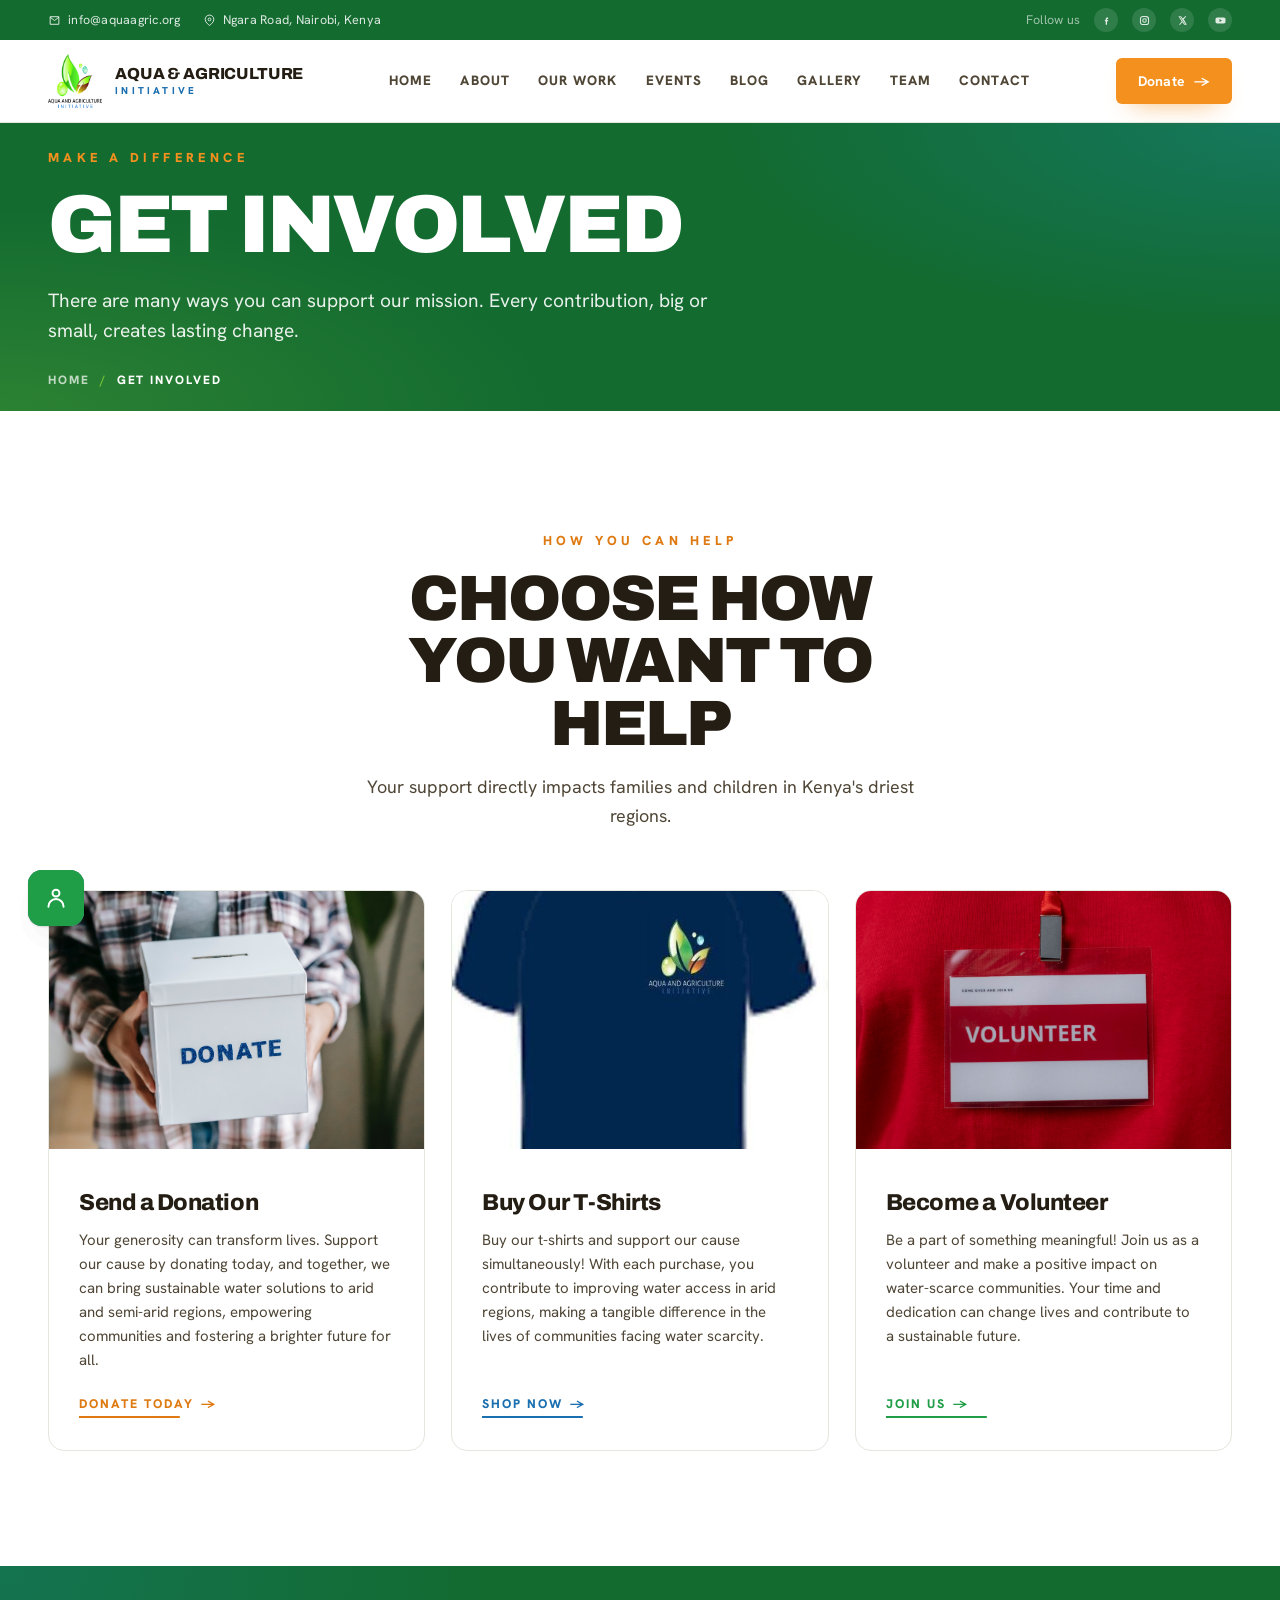
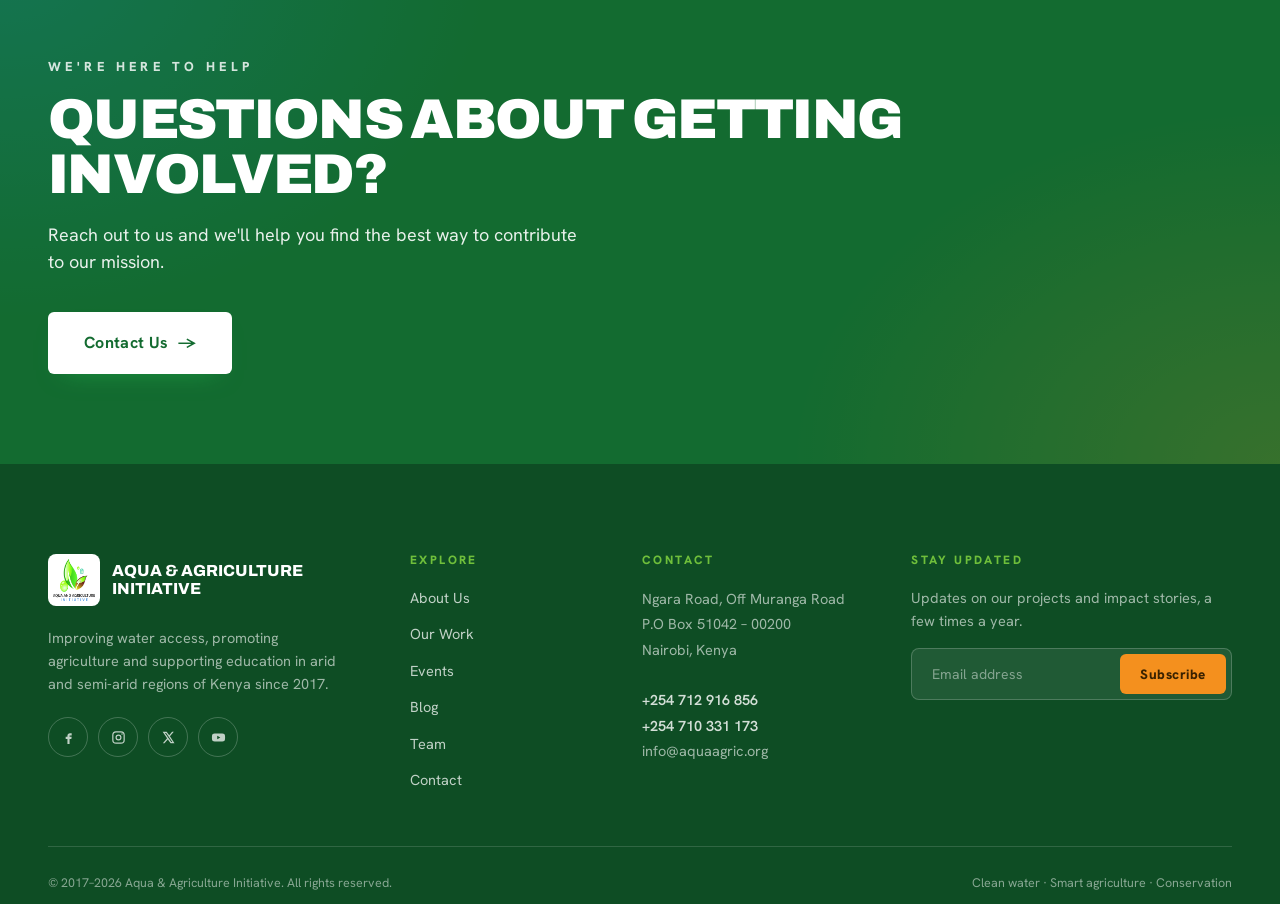
<file: action.html>
<!DOCTYPE html>
<html lang="en">
<head>
<meta charset="UTF-8">
<meta name="viewport" content="width=device-width, initial-scale=1.0">
<title>Get Involved | Aqua &amp; Agriculture Initiative</title>
<meta name="description" content="Support Aqua & Agriculture Initiative through donations, volunteering, or buying merchandise. Every contribution helps bring clean water to Kenya's arid communities.">
<meta name="keywords" content="donate, volunteer, NGO Kenya, clean water, support, charity">
<meta property="og:title" content="Get Involved | Aqua &amp; Agriculture Initiative">
<meta property="og:description" content="Donate, volunteer, or buy merchandise to support clean water access in Kenya.">
<meta property="og:type" content="website">
<link rel="icon" type="image/png" href="assets/img/favicon.png">
<link href="assets/vendor/bootstrap-icons/bootstrap-icons.css" rel="stylesheet">
<link rel="stylesheet" href="assets/css/style.css">
</head>
<body>

<!-- ===================== TOP BAR ===================== -->
<div class="topbar">
  <div class="tb-left">
    <span class="it"><svg viewBox="0 0 24 24" fill="none" stroke="currentColor" stroke-width="1.8"><path d="M4 5h16v14H4z"/><path d="m4 6 8 6 8-6"/></svg> info@aquaagric.org</span>
    <span class="it addr"><svg viewBox="0 0 24 24" fill="none" stroke="currentColor" stroke-width="1.8"><path d="M20 10c0 6-8 11-8 11s-8-5-8-11a8 8 0 0 1 16 0Z"/><circle cx="12" cy="10" r="2.6"/></svg> Ngara Road, Nairobi, Kenya</span>
  </div>
  <div class="tb-right">
    <span style="opacity:.7">Follow us</span>
    <a href="https://www.facebook.com/towardsbetterenvironment" target="_blank" rel="noopener" aria-label="Facebook"><svg viewBox="0 0 24 24" fill="currentColor"><path d="M13.5 9H15V6.6h-1.7c-1.6 0-2.8 1.2-2.8 2.8V11H9v2.4h1.5V20h2.5v-6.6h1.8l.4-2.4h-2.2V9.6c0-.3.3-.6.6-.6Z"/></svg></a>
    <a href="#" aria-label="Instagram"><svg viewBox="0 0 24 24" fill="none" stroke="currentColor" stroke-width="1.9"><rect x="4.5" y="4.5" width="15" height="15" rx="4.5"/><circle cx="12" cy="12" r="3.3"/><circle cx="16.8" cy="7.2" r="1" fill="currentColor" stroke="none"/></svg></a>
    <a href="#" aria-label="X"><svg viewBox="0 0 24 24" fill="currentColor"><path d="M17 4h2.2l-4.8 5.5L20 20h-4.8l-3.5-4.6L7.5 20H5.3l5.2-6L4.5 4h4.9l3.1 4.2L17 4Zm-.8 14.6h1.2L8 5.3H6.7l9.5 13.3Z"/></svg></a>
    <a href="https://www.youtube.com/@aquaandagricultureinitiati8191" target="_blank" rel="noopener" aria-label="YouTube"><svg viewBox="0 0 24 24" fill="currentColor"><path d="M21 8.4a2.4 2.4 0 0 0-1.7-1.7C17.8 6.3 12 6.3 12 6.3s-5.8 0-7.3.4A2.4 2.4 0 0 0 3 8.4 25 25 0 0 0 2.7 12 25 25 0 0 0 3 15.6a2.4 2.4 0 0 0 1.7 1.7c1.5.4 7.3.4 7.3.4s5.8 0 7.3-.4a2.4 2.4 0 0 0 1.7-1.7 25 25 0 0 0 .3-3.6 25 25 0 0 0-.3-3.6ZM10.2 14.6V9.4l4.4 2.6-4.4 2.6Z"/></svg></a>
  </div>
</div>

<!-- ===================== NAV ===================== -->
<header class="nav" id="nav">
  <a class="brand" href="./" aria-label="Aqua and Agriculture Initiative home">
    <img src="assets/img/logo_top.png" alt="Aqua &amp; Agriculture Initiative">
    <span class="bt"><b>Aqua &amp; Agriculture</b><span>Initiative</span></span>
  </a>
  <nav class="nav-links" aria-label="Primary">
    <a href="./">Home</a>
    <a href="about">About</a>
    <a href="projects">Our Work</a>
    <a href="events">Events</a>
    <a href="blog">Blog</a>
    <a href="gallery">Gallery</a>
    <a href="team">Team</a>
    <a href="contact">Contact</a>
  </nav>
  <div class="nav-cta">
    <a class="btn orange" href="action">Donate <span class="arr">→</span></a>
    <button class="burger" aria-label="Open menu"><span></span><span></span><span></span></button>
  </div>
</header>

<div class="mobile-sheet" id="sheet">
  <a href="./">Home</a>
  <a href="about">About</a>
  <a href="projects">Our Work</a>
  <a href="events">Events</a>
  <a href="blog">Blog</a>
  <a href="gallery">Gallery</a>
  <a href="team">Team</a>
  <a href="contact">Contact</a>
  <a class="btn orange" href="action" style="margin-top:14px;justify-content:center">Donate Now <span class="arr">→</span></a>
</div>

<!-- ===================== PAGE HEADER ===================== -->
<section class="pagehead">
  <div class="wrap">
    <span class="kicker">Make a Difference</span>
    <h1>Get Involved</h1>
    <p>There are many ways you can support our mission. Every contribution, big or small, creates lasting change.</p>
    <div class="crumbs"><a href="./">Home</a><span class="sep">/</span><span class="cur">Get Involved</span></div>
  </div>
</section>

<!-- ===================== ACTION CARDS ===================== -->
<section class="section">
  <div class="wrap">
    <div class="shead center rv" style="margin-bottom:clamp(40px,5vw,60px)">
      <span class="kicker orange">How You Can Help</span>
      <h2 class="h2">Choose How You Want to Help</h2>
      <p>Your support directly impacts families and children in Kenya's driest regions.</p>
    </div>
    <div class="action-grid">
      <article class="acard rv">
        <div class="pm"><img src="assets/img/donate.jpg" alt="Donate to support clean water projects"></div>
        <div class="badge"><svg viewBox="0 0 24 24" fill="none" stroke="currentColor" stroke-width="1.8" stroke-linecap="round" stroke-linejoin="round"><path d="M12 20s-7-4.3-7-9.3A3.7 3.7 0 0 1 12 8a3.7 3.7 0 0 1 7 2.7c0 5-7 9.3-7 9.3Z"/></svg></div>
        <div class="ac">
          <h3>Send a Donation</h3>
          <p>Your generosity can transform lives. Support our cause by donating today, and together, we can bring sustainable water solutions to arid and semi-arid regions, empowering communities and fostering a brighter future for all.</p>
          <a class="alink orange" href="contact">Donate Today <span class="arr">→</span></a>
        </div>
      </article>
      <article class="acard rv d1">
        <div class="pm"><img src="assets/img/t-shirt.jpg" alt="Buy Aqua A.I branded t-shirts"></div>
        <div class="badge"><svg viewBox="0 0 24 24" fill="none" stroke="currentColor" stroke-width="1.8" stroke-linecap="round" stroke-linejoin="round"><path d="M6 8 4 9.5 6 13v8h12v-8l2-3.5L18 8l-3 1.5C15 11 13.7 12 12 12s-3-1-3-2.5L6 8Z"/><path d="M9 6.5C9 8 10.3 9 12 9s3-1 3-2.5"/></svg></div>
        <div class="ac">
          <h3>Buy Our T-Shirts</h3>
          <p>Buy our t-shirts and support our cause simultaneously! With each purchase, you contribute to improving water access in arid regions, making a tangible difference in the lives of communities facing water scarcity.</p>
          <a class="alink blue" href="contact">Shop Now <span class="arr">→</span></a>
        </div>
      </article>
      <article class="acard rv d2">
        <div class="pm"><img src="assets/img/volunteer.jpg" alt="Volunteer with Aqua A.I"></div>
        <div class="badge"><svg viewBox="0 0 24 24" fill="none" stroke="currentColor" stroke-width="1.8" stroke-linecap="round" stroke-linejoin="round"><circle cx="12" cy="7.5" r="3.2"/><path d="M5 20a7 7 0 0 1 14 0"/></svg></div>
        <div class="ac">
          <h3>Become a Volunteer</h3>
          <p>Be a part of something meaningful! Join us as a volunteer and make a positive impact on water-scarce communities. Your time and dedication can change lives and contribute to a sustainable future.</p>
          <a class="alink" href="contact">Join Us <span class="arr">→</span></a>
        </div>
      </article>
    </div>
  </div>
</section>

<!-- ===================== CTA BAND ===================== -->
<section class="cta-band">
  <div class="wrap rv">
    <span class="kicker light">We're Here to Help</span>
    <h2 class="h2" style="margin-top:16px">Questions About Getting Involved?</h2>
    <p>Reach out to us and we'll help you find the best way to contribute to our mission.</p>
    <div class="cta-actions">
      <a class="btn on-dark lg" href="contact">Contact Us <span class="arr">→</span></a>
    </div>
  </div>
</section>

<!-- ===================== FOOTER ===================== -->
<footer class="foot">
  <div class="wrap">
    <div class="foot-top">
      <div class="foot-brand">
        <div class="b"><img src="assets/img/logo_top.png" alt="Aqua &amp; Agriculture Initiative"><b>Aqua &amp; Agriculture<br>Initiative</b></div>
        <p>Improving water access, promoting agriculture and supporting education in arid and semi-arid regions of Kenya since 2017.</p>
        <div class="socials">
          <a href="https://www.facebook.com/towardsbetterenvironment" target="_blank" rel="noopener" aria-label="Facebook"><svg viewBox="0 0 24 24" fill="currentColor"><path d="M14 9h2.5V6H14c-2 0-3.5 1.5-3.5 3.5V11H8v3h2.5v7h3v-7H16l.5-3h-3V9.5c0-.3.2-.5.5-.5Z"/></svg></a>
          <a href="#" aria-label="Instagram"><svg viewBox="0 0 24 24" fill="none" stroke="currentColor" stroke-width="1.7"><rect x="4" y="4" width="16" height="16" rx="4.5"/><circle cx="12" cy="12" r="3.4"/><circle cx="17" cy="7" r="1" fill="currentColor" stroke="none"/></svg></a>
          <a href="#" aria-label="X"><svg viewBox="0 0 24 24" fill="currentColor"><path d="M17 4h2.5l-5.5 6.3L20.5 20H15l-4-5.2L6.3 20H4l6-6.8L3.7 4H9.4l3.6 4.8L17 4Zm-1 14.4h1.4L8.6 5.5H7L16 18.4Z"/></svg></a>
          <a href="https://www.youtube.com/@aquaandagricultureinitiati8191" target="_blank" rel="noopener" aria-label="YouTube"><svg viewBox="0 0 24 24" fill="currentColor"><path d="M21 8.4a2.4 2.4 0 0 0-1.7-1.7C17.8 6.3 12 6.3 12 6.3s-5.8 0-7.3.4A2.4 2.4 0 0 0 3 8.4 25 25 0 0 0 2.7 12 25 25 0 0 0 3 15.6a2.4 2.4 0 0 0 1.7 1.7c1.5.4 7.3.4 7.3.4s5.8 0 7.3-.4a2.4 2.4 0 0 0 1.7-1.7 25 25 0 0 0 .3-3.6 25 25 0 0 0-.3-3.6ZM10.2 14.6V9.4l4.4 2.6-4.4 2.6Z"/></svg></a>
        </div>
      </div>
      <div>
        <h4>Explore</h4>
        <ul>
          <li><a href="about">About Us</a></li>
          <li><a href="projects">Our Work</a></li>
          <li><a href="events">Events</a></li>
          <li><a href="blog">Blog</a></li>
          <li><a href="team">Team</a></li>
          <li><a href="contact">Contact</a></li>
        </ul>
      </div>
      <div>
        <h4>Contact</h4>
        <address class="contact">
          Ngara Road, Off Muranga Road<br>
          P.O Box 51042 – 00200<br>
          Nairobi, Kenya<br><br>
          <b>+254 712 916 856</b><br>
          <b>+254 710 331 173</b><br>
          info@aquaagric.org
        </address>
      </div>
      <div>
        <h4>Stay Updated</h4>
        <p style="font-size:14.5px;color:rgba(255,255,255,.6);line-height:1.6;margin:0">Updates on our projects and impact stories, a few times a year.</p>
        <form class="news">
          <input type="email" placeholder="Email address" aria-label="Email address" required>
          <button type="submit">Subscribe</button>
        </form>
      </div>
    </div>
    <div class="foot-bot">
      <span>© 2017–2026 Aqua &amp; Agriculture Initiative. All rights reserved.</span>
      <span>Clean water · Smart agriculture · Conservation</span>
    </div>
  </div>
</footer>

<a href="#" class="to-top" aria-label="Back to top"><i class="bi bi-arrow-up-short"></i></a>

<script src="assets/js/main.js"></script>
</body>
</html>
</file>
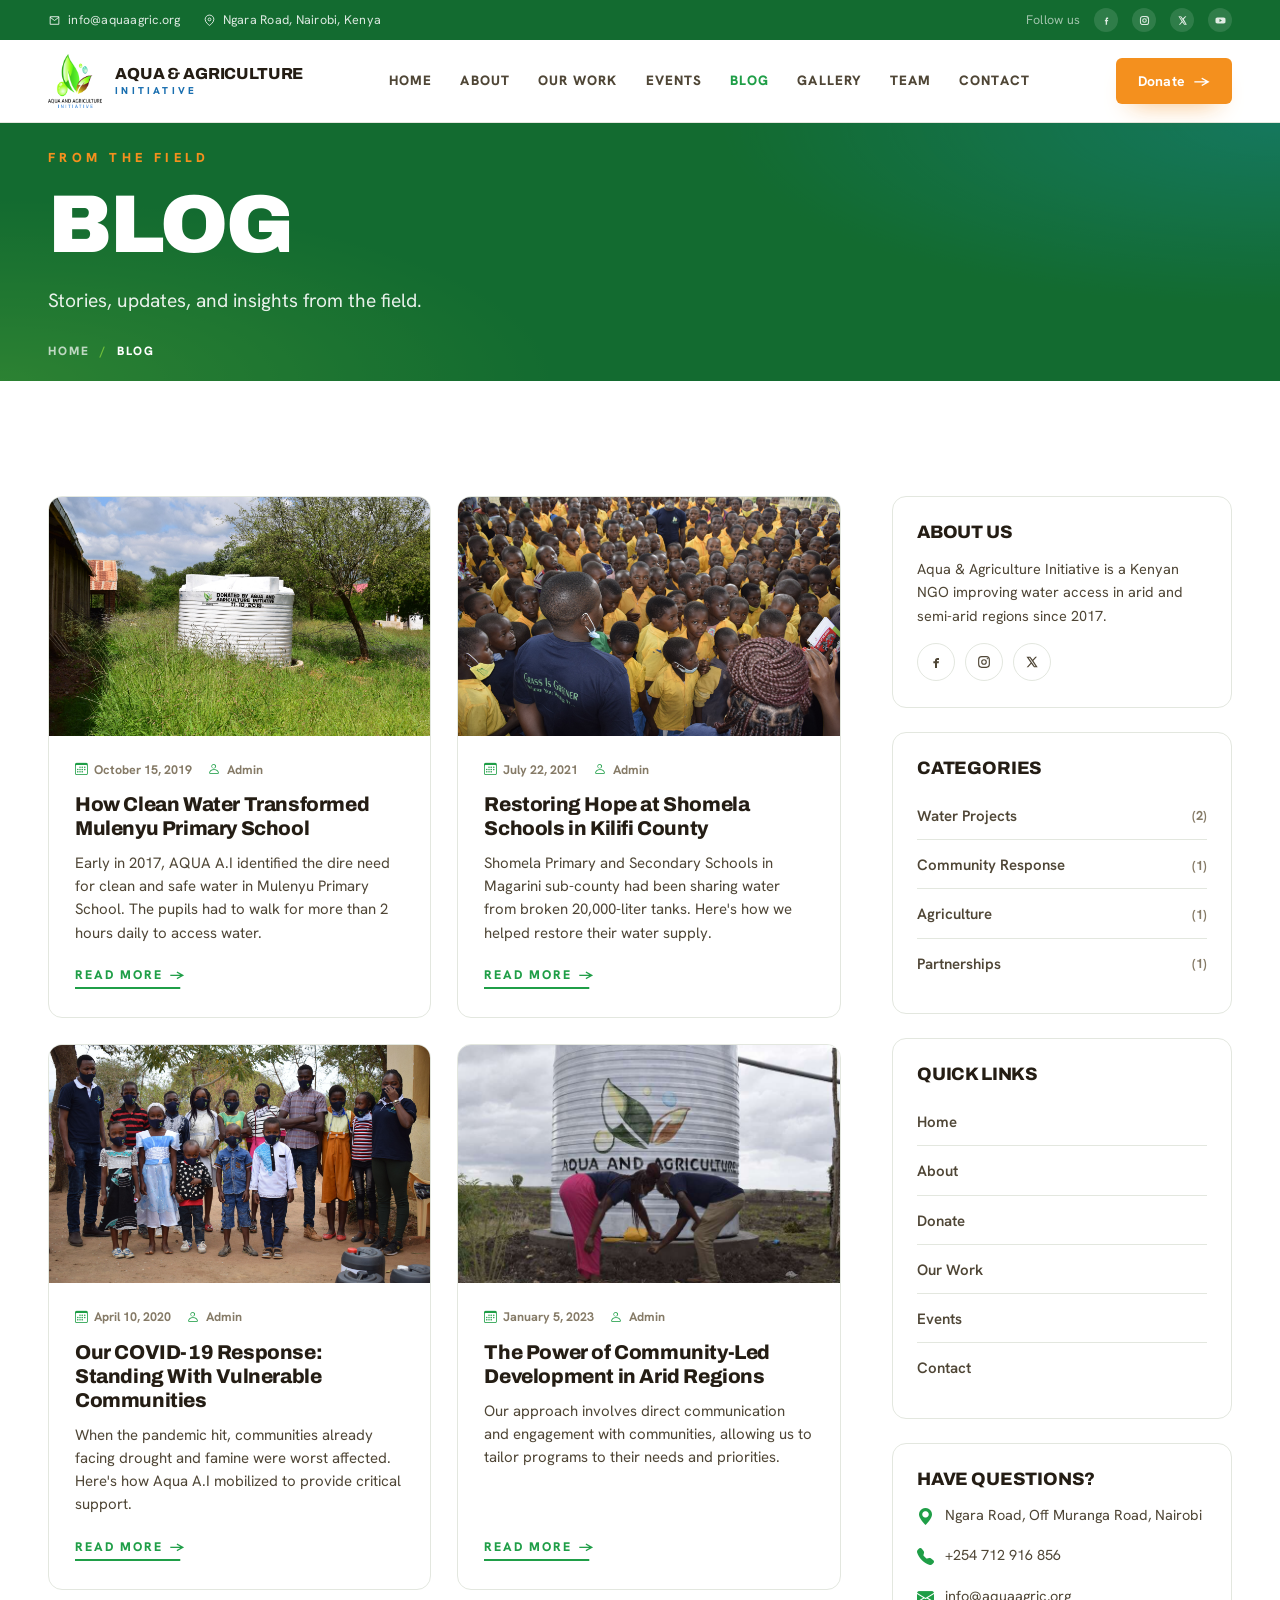
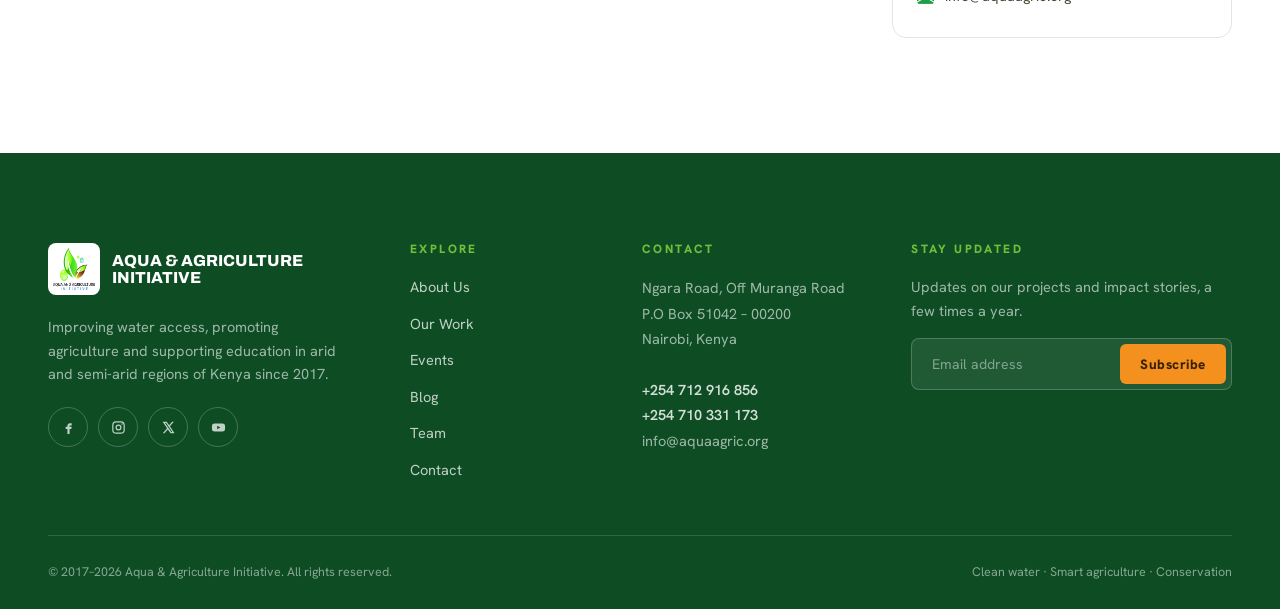
<file: blog.html>
<!DOCTYPE html>
<html lang="en">
<head>
<meta charset="UTF-8">
<meta name="viewport" content="width=device-width, initial-scale=1.0">
<title>Blog | Aqua &amp; Agriculture Initiative</title>
<meta name="description" content="Read stories, updates, and insights from Aqua & Agriculture Initiative's work in Kenya's arid communities.">
<meta name="keywords" content="blog, NGO Kenya, water stories, agriculture updates, community impact">
<meta property="og:title" content="Blog | Aqua &amp; Agriculture Initiative">
<meta property="og:description" content="Stories and updates from our work in Kenya's arid communities.">
<meta property="og:type" content="website">
<link rel="icon" type="image/png" href="assets/img/favicon.png">
<link href="assets/vendor/bootstrap-icons/bootstrap-icons.css" rel="stylesheet">
<link rel="stylesheet" href="assets/css/style.css">
</head>
<body>

<!-- ===================== TOP BAR ===================== -->
<div class="topbar">
  <div class="tb-left">
    <span class="it"><svg viewBox="0 0 24 24" fill="none" stroke="currentColor" stroke-width="1.8"><path d="M4 5h16v14H4z"/><path d="m4 6 8 6 8-6"/></svg> info@aquaagric.org</span>
    <span class="it addr"><svg viewBox="0 0 24 24" fill="none" stroke="currentColor" stroke-width="1.8"><path d="M20 10c0 6-8 11-8 11s-8-5-8-11a8 8 0 0 1 16 0Z"/><circle cx="12" cy="10" r="2.6"/></svg> Ngara Road, Nairobi, Kenya</span>
  </div>
  <div class="tb-right">
    <span style="opacity:.7">Follow us</span>
    <a href="https://www.facebook.com/towardsbetterenvironment" target="_blank" rel="noopener" aria-label="Facebook"><svg viewBox="0 0 24 24" fill="currentColor"><path d="M13.5 9H15V6.6h-1.7c-1.6 0-2.8 1.2-2.8 2.8V11H9v2.4h1.5V20h2.5v-6.6h1.8l.4-2.4h-2.2V9.6c0-.3.3-.6.6-.6Z"/></svg></a>
    <a href="#" aria-label="Instagram"><svg viewBox="0 0 24 24" fill="none" stroke="currentColor" stroke-width="1.9"><rect x="4.5" y="4.5" width="15" height="15" rx="4.5"/><circle cx="12" cy="12" r="3.3"/><circle cx="16.8" cy="7.2" r="1" fill="currentColor" stroke="none"/></svg></a>
    <a href="#" aria-label="X"><svg viewBox="0 0 24 24" fill="currentColor"><path d="M17 4h2.2l-4.8 5.5L20 20h-4.8l-3.5-4.6L7.5 20H5.3l5.2-6L4.5 4h4.9l3.1 4.2L17 4Zm-.8 14.6h1.2L8 5.3H6.7l9.5 13.3Z"/></svg></a>
    <a href="https://www.youtube.com/@aquaandagricultureinitiati8191" target="_blank" rel="noopener" aria-label="YouTube"><svg viewBox="0 0 24 24" fill="currentColor"><path d="M21 8.4a2.4 2.4 0 0 0-1.7-1.7C17.8 6.3 12 6.3 12 6.3s-5.8 0-7.3.4A2.4 2.4 0 0 0 3 8.4 25 25 0 0 0 2.7 12 25 25 0 0 0 3 15.6a2.4 2.4 0 0 0 1.7 1.7c1.5.4 7.3.4 7.3.4s5.8 0 7.3-.4a2.4 2.4 0 0 0 1.7-1.7 25 25 0 0 0 .3-3.6 25 25 0 0 0-.3-3.6ZM10.2 14.6V9.4l4.4 2.6-4.4 2.6Z"/></svg></a>
  </div>
</div>

<!-- ===================== NAV ===================== -->
<header class="nav" id="nav">
  <a class="brand" href="./" aria-label="Aqua and Agriculture Initiative home">
    <img src="assets/img/logo_top.png" alt="Aqua &amp; Agriculture Initiative">
    <span class="bt"><b>Aqua &amp; Agriculture</b><span>Initiative</span></span>
  </a>
  <nav class="nav-links" aria-label="Primary">
    <a href="./">Home</a>
    <a href="about">About</a>
    <a href="projects">Our Work</a>
    <a href="events">Events</a>
    <a class="active" href="blog">Blog</a>
    <a href="gallery">Gallery</a>
    <a href="team">Team</a>
    <a href="contact">Contact</a>
  </nav>
  <div class="nav-cta">
    <a class="btn orange" href="action">Donate <span class="arr">→</span></a>
    <button class="burger" aria-label="Open menu"><span></span><span></span><span></span></button>
  </div>
</header>

<div class="mobile-sheet" id="sheet">
  <a href="./">Home</a>
  <a href="about">About</a>
  <a href="projects">Our Work</a>
  <a href="events">Events</a>
  <a class="active" href="blog">Blog</a>
  <a href="gallery">Gallery</a>
  <a href="team">Team</a>
  <a href="contact">Contact</a>
  <a class="btn orange" href="action" style="margin-top:14px;justify-content:center">Donate Now <span class="arr">→</span></a>
</div>

<!-- ===================== PAGE HEADER ===================== -->
<section class="pagehead">
  <div class="wrap">
    <span class="kicker">From the Field</span>
    <h1>Blog</h1>
    <p>Stories, updates, and insights from the field.</p>
    <div class="crumbs"><a href="./">Home</a><span class="sep">/</span><span class="cur">Blog</span></div>
  </div>
</section>

<!-- ===================== BLOG ===================== -->
<section class="section">
  <div class="wrap">
    <div class="blog-layout">
      <div class="blog-grid">
        <article class="bentry rv">
          <div class="pm"><img src="assets/img/photo_6.jpg" alt="Water crisis at Mulenyu Primary School"></div>
          <div class="bc">
            <div class="bmeta"><span><i class="bi bi-calendar3"></i> October 15, 2019</span><span><i class="bi bi-person"></i> Admin</span></div>
            <h3>How Clean Water Transformed Mulenyu Primary School</h3>
            <p>Early in 2017, AQUA A.I identified the dire need for clean and safe water in Mulenyu Primary School. The pupils had to walk for more than 2 hours daily to access water.</p>
            <a class="alink" href="#">Read More <span class="arr">→</span></a>
          </div>
        </article>
        <article class="bentry rv d1">
          <div class="pm"><img src="assets/img/photo_7.jpg" alt="Shomela Schools water project"></div>
          <div class="bc">
            <div class="bmeta"><span><i class="bi bi-calendar3"></i> July 22, 2021</span><span><i class="bi bi-person"></i> Admin</span></div>
            <h3>Restoring Hope at Shomela Schools in Kilifi County</h3>
            <p>Shomela Primary and Secondary Schools in Magarini sub-county had been sharing water from broken 20,000-liter tanks. Here's how we helped restore their water supply.</p>
            <a class="alink" href="#">Read More <span class="arr">→</span></a>
          </div>
        </article>
        <article class="bentry rv">
          <div class="pm"><img src="assets/img/photo_9.jpg" alt="COVID-19 response in communities"></div>
          <div class="bc">
            <div class="bmeta"><span><i class="bi bi-calendar3"></i> April 10, 2020</span><span><i class="bi bi-person"></i> Admin</span></div>
            <h3>Our COVID-19 Response: Standing With Vulnerable Communities</h3>
            <p>When the pandemic hit, communities already facing drought and famine were worst affected. Here's how Aqua A.I mobilized to provide critical support.</p>
            <a class="alink" href="#">Read More <span class="arr">→</span></a>
          </div>
        </article>
        <article class="bentry rv d1">
          <div class="pm"><img src="assets/img/photo_5.jpg" alt="Community engagement and partnerships"></div>
          <div class="bc">
            <div class="bmeta"><span><i class="bi bi-calendar3"></i> January 5, 2023</span><span><i class="bi bi-person"></i> Admin</span></div>
            <h3>The Power of Community-Led Development in Arid Regions</h3>
            <p>Our approach involves direct communication and engagement with communities, allowing us to tailor programs to their needs and priorities.</p>
            <a class="alink" href="#">Read More <span class="arr">→</span></a>
          </div>
        </article>
      </div>

      <aside class="blog-sidebar">
        <div class="widget rv">
          <h4>About Us</h4>
          <p>Aqua &amp; Agriculture Initiative is a Kenyan NGO improving water access in arid and semi-arid regions since 2017.</p>
          <div class="social-links">
            <a href="https://www.facebook.com/towardsbetterenvironment" target="_blank" rel="noopener" aria-label="Facebook"><svg viewBox="0 0 24 24" fill="currentColor"><path d="M14 9h2.5V6H14c-2 0-3.5 1.5-3.5 3.5V11H8v3h2.5v7h3v-7H16l.5-3h-3V9.5c0-.3.2-.5.5-.5Z"/></svg></a>
            <a href="#" aria-label="Instagram"><svg viewBox="0 0 24 24" fill="none" stroke="currentColor" stroke-width="1.7"><rect x="4" y="4" width="16" height="16" rx="4.5"/><circle cx="12" cy="12" r="3.4"/><circle cx="17" cy="7" r="1" fill="currentColor" stroke="none"/></svg></a>
            <a href="#" aria-label="X"><svg viewBox="0 0 24 24" fill="currentColor"><path d="M17 4h2.5l-5.5 6.3L20.5 20H15l-4-5.2L6.3 20H4l6-6.8L3.7 4H9.4l3.6 4.8L17 4Zm-1 14.4h1.4L8.6 5.5H7L16 18.4Z"/></svg></a>
          </div>
        </div>
        <div class="widget rv">
          <h4>Categories</h4>
          <ul>
            <li><a href="#">Water Projects <span>(2)</span></a></li>
            <li><a href="#">Community Response <span>(1)</span></a></li>
            <li><a href="#">Agriculture <span>(1)</span></a></li>
            <li><a href="#">Partnerships <span>(1)</span></a></li>
          </ul>
        </div>
        <div class="widget rv">
          <h4>Quick Links</h4>
          <ul>
            <li><a href="./">Home</a></li>
            <li><a href="about">About</a></li>
            <li><a href="action">Donate</a></li>
            <li><a href="projects">Our Work</a></li>
            <li><a href="events">Events</a></li>
            <li><a href="contact">Contact</a></li>
          </ul>
        </div>
        <div class="widget rv">
          <h4>Have Questions?</h4>
          <ul class="wcontact">
            <li><i class="bi bi-geo-alt-fill"></i> Ngara Road, Off Muranga Road, Nairobi</li>
            <li><i class="bi bi-telephone-fill"></i> +254 712 916 856</li>
            <li><i class="bi bi-envelope-fill"></i> info@aquaagric.org</li>
          </ul>
        </div>
      </aside>
    </div>
  </div>
</section>

<!-- ===================== FOOTER ===================== -->
<footer class="foot">
  <div class="wrap">
    <div class="foot-top">
      <div class="foot-brand">
        <div class="b"><img src="assets/img/logo_top.png" alt="Aqua &amp; Agriculture Initiative"><b>Aqua &amp; Agriculture<br>Initiative</b></div>
        <p>Improving water access, promoting agriculture and supporting education in arid and semi-arid regions of Kenya since 2017.</p>
        <div class="socials">
          <a href="https://www.facebook.com/towardsbetterenvironment" target="_blank" rel="noopener" aria-label="Facebook"><svg viewBox="0 0 24 24" fill="currentColor"><path d="M14 9h2.5V6H14c-2 0-3.5 1.5-3.5 3.5V11H8v3h2.5v7h3v-7H16l.5-3h-3V9.5c0-.3.2-.5.5-.5Z"/></svg></a>
          <a href="#" aria-label="Instagram"><svg viewBox="0 0 24 24" fill="none" stroke="currentColor" stroke-width="1.7"><rect x="4" y="4" width="16" height="16" rx="4.5"/><circle cx="12" cy="12" r="3.4"/><circle cx="17" cy="7" r="1" fill="currentColor" stroke="none"/></svg></a>
          <a href="#" aria-label="X"><svg viewBox="0 0 24 24" fill="currentColor"><path d="M17 4h2.5l-5.5 6.3L20.5 20H15l-4-5.2L6.3 20H4l6-6.8L3.7 4H9.4l3.6 4.8L17 4Zm-1 14.4h1.4L8.6 5.5H7L16 18.4Z"/></svg></a>
          <a href="https://www.youtube.com/@aquaandagricultureinitiati8191" target="_blank" rel="noopener" aria-label="YouTube"><svg viewBox="0 0 24 24" fill="currentColor"><path d="M21 8.4a2.4 2.4 0 0 0-1.7-1.7C17.8 6.3 12 6.3 12 6.3s-5.8 0-7.3.4A2.4 2.4 0 0 0 3 8.4 25 25 0 0 0 2.7 12 25 25 0 0 0 3 15.6a2.4 2.4 0 0 0 1.7 1.7c1.5.4 7.3.4 7.3.4s5.8 0 7.3-.4a2.4 2.4 0 0 0 1.7-1.7 25 25 0 0 0 .3-3.6 25 25 0 0 0-.3-3.6ZM10.2 14.6V9.4l4.4 2.6-4.4 2.6Z"/></svg></a>
        </div>
      </div>
      <div>
        <h4>Explore</h4>
        <ul>
          <li><a href="about">About Us</a></li>
          <li><a href="projects">Our Work</a></li>
          <li><a href="events">Events</a></li>
          <li><a href="blog">Blog</a></li>
          <li><a href="team">Team</a></li>
          <li><a href="contact">Contact</a></li>
        </ul>
      </div>
      <div>
        <h4>Contact</h4>
        <address class="contact">
          Ngara Road, Off Muranga Road<br>
          P.O Box 51042 – 00200<br>
          Nairobi, Kenya<br><br>
          <b>+254 712 916 856</b><br>
          <b>+254 710 331 173</b><br>
          info@aquaagric.org
        </address>
      </div>
      <div>
        <h4>Stay Updated</h4>
        <p style="font-size:14.5px;color:rgba(255,255,255,.6);line-height:1.6;margin:0">Updates on our projects and impact stories, a few times a year.</p>
        <form class="news">
          <input type="email" placeholder="Email address" aria-label="Email address" required>
          <button type="submit">Subscribe</button>
        </form>
      </div>
    </div>
    <div class="foot-bot">
      <span>© 2017–2026 Aqua &amp; Agriculture Initiative. All rights reserved.</span>
      <span>Clean water · Smart agriculture · Conservation</span>
    </div>
  </div>
</footer>

<a href="#" class="to-top" aria-label="Back to top"><i class="bi bi-arrow-up-short"></i></a>

<script src="assets/js/main.js"></script>
</body>
</html>
</file>
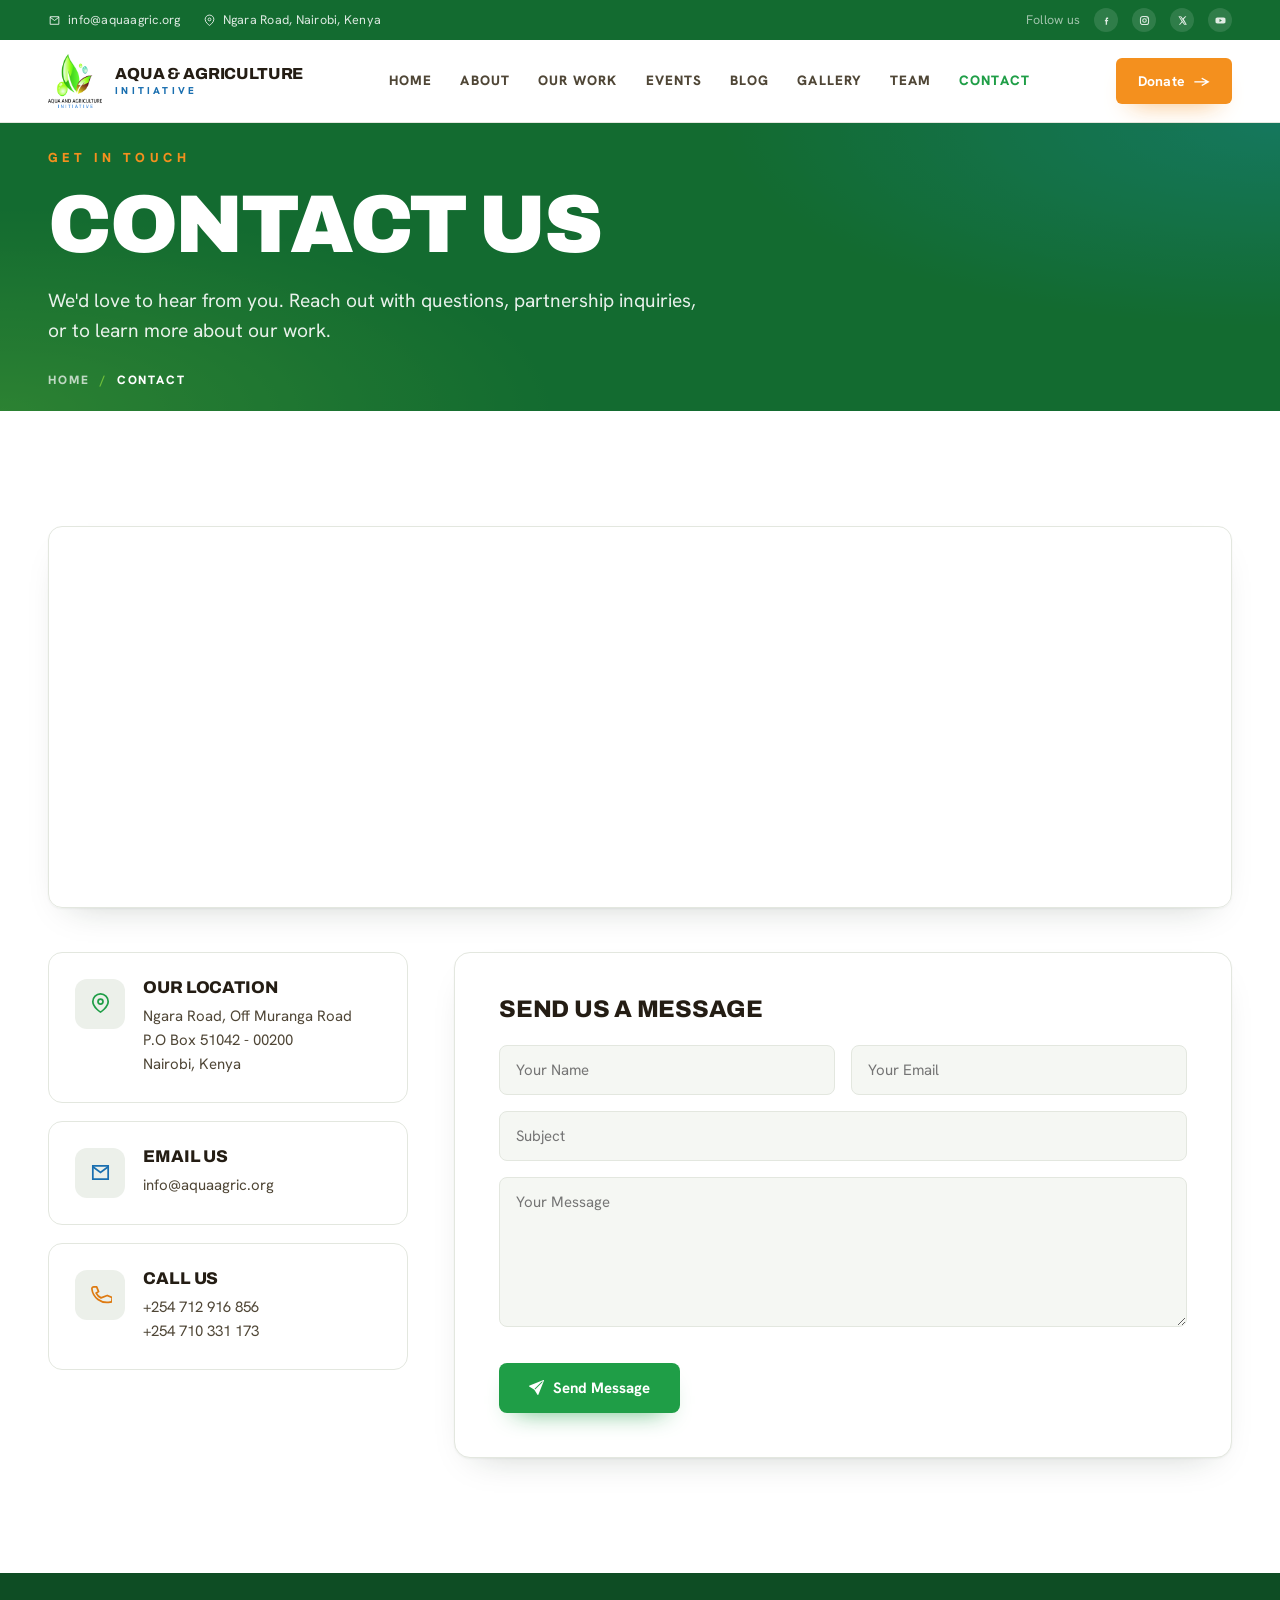
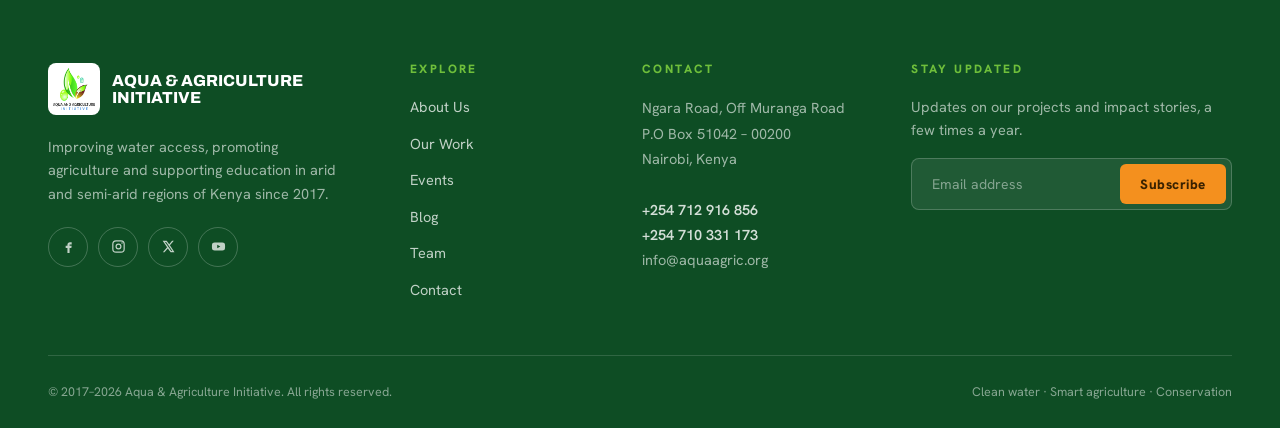
<file: contact.html>
<!DOCTYPE html>
<html lang="en">
<head>
<meta charset="UTF-8">
<meta name="viewport" content="width=device-width, initial-scale=1.0">
<title>Contact Us | Aqua &amp; Agriculture Initiative</title>
<meta name="description" content="Get in touch with Aqua & Agriculture Initiative. Located in Nairobi, Kenya. Call us or send a message to learn how you can support our mission.">
<meta name="keywords" content="contact, Aqua AI, Nairobi, Kenya, NGO, phone, email">
<meta property="og:title" content="Contact Us | Aqua &amp; Agriculture Initiative">
<meta property="og:description" content="Reach out to learn how you can support clean water access in Kenya's arid communities.">
<meta property="og:type" content="website">
<link rel="icon" type="image/png" href="assets/img/favicon.png">
<link href="assets/vendor/bootstrap-icons/bootstrap-icons.css" rel="stylesheet">
<link rel="stylesheet" href="assets/css/style.css">
</head>
<body>

<!-- ===================== TOP BAR ===================== -->
<div class="topbar">
  <div class="tb-left">
    <span class="it"><svg viewBox="0 0 24 24" fill="none" stroke="currentColor" stroke-width="1.8"><path d="M4 5h16v14H4z"/><path d="m4 6 8 6 8-6"/></svg> info@aquaagric.org</span>
    <span class="it addr"><svg viewBox="0 0 24 24" fill="none" stroke="currentColor" stroke-width="1.8"><path d="M20 10c0 6-8 11-8 11s-8-5-8-11a8 8 0 0 1 16 0Z"/><circle cx="12" cy="10" r="2.6"/></svg> Ngara Road, Nairobi, Kenya</span>
  </div>
  <div class="tb-right">
    <span style="opacity:.7">Follow us</span>
    <a href="https://www.facebook.com/towardsbetterenvironment" target="_blank" rel="noopener" aria-label="Facebook"><svg viewBox="0 0 24 24" fill="currentColor"><path d="M13.5 9H15V6.6h-1.7c-1.6 0-2.8 1.2-2.8 2.8V11H9v2.4h1.5V20h2.5v-6.6h1.8l.4-2.4h-2.2V9.6c0-.3.3-.6.6-.6Z"/></svg></a>
    <a href="#" aria-label="Instagram"><svg viewBox="0 0 24 24" fill="none" stroke="currentColor" stroke-width="1.9"><rect x="4.5" y="4.5" width="15" height="15" rx="4.5"/><circle cx="12" cy="12" r="3.3"/><circle cx="16.8" cy="7.2" r="1" fill="currentColor" stroke="none"/></svg></a>
    <a href="#" aria-label="X"><svg viewBox="0 0 24 24" fill="currentColor"><path d="M17 4h2.2l-4.8 5.5L20 20h-4.8l-3.5-4.6L7.5 20H5.3l5.2-6L4.5 4h4.9l3.1 4.2L17 4Zm-.8 14.6h1.2L8 5.3H6.7l9.5 13.3Z"/></svg></a>
    <a href="https://www.youtube.com/@aquaandagricultureinitiati8191" target="_blank" rel="noopener" aria-label="YouTube"><svg viewBox="0 0 24 24" fill="currentColor"><path d="M21 8.4a2.4 2.4 0 0 0-1.7-1.7C17.8 6.3 12 6.3 12 6.3s-5.8 0-7.3.4A2.4 2.4 0 0 0 3 8.4 25 25 0 0 0 2.7 12 25 25 0 0 0 3 15.6a2.4 2.4 0 0 0 1.7 1.7c1.5.4 7.3.4 7.3.4s5.8 0 7.3-.4a2.4 2.4 0 0 0 1.7-1.7 25 25 0 0 0 .3-3.6 25 25 0 0 0-.3-3.6ZM10.2 14.6V9.4l4.4 2.6-4.4 2.6Z"/></svg></a>
  </div>
</div>

<!-- ===================== NAV ===================== -->
<header class="nav" id="nav">
  <a class="brand" href="./" aria-label="Aqua and Agriculture Initiative home">
    <img src="assets/img/logo_top.png" alt="Aqua &amp; Agriculture Initiative">
    <span class="bt"><b>Aqua &amp; Agriculture</b><span>Initiative</span></span>
  </a>
  <nav class="nav-links" aria-label="Primary">
    <a href="./">Home</a>
    <a href="about">About</a>
    <a href="projects">Our Work</a>
    <a href="events">Events</a>
    <a href="blog">Blog</a>
    <a href="gallery">Gallery</a>
    <a href="team">Team</a>
    <a class="active" href="contact">Contact</a>
  </nav>
  <div class="nav-cta">
    <a class="btn orange" href="action">Donate <span class="arr">→</span></a>
    <button class="burger" aria-label="Open menu"><span></span><span></span><span></span></button>
  </div>
</header>

<div class="mobile-sheet" id="sheet">
  <a href="./">Home</a>
  <a href="about">About</a>
  <a href="projects">Our Work</a>
  <a href="events">Events</a>
  <a href="blog">Blog</a>
  <a href="gallery">Gallery</a>
  <a href="team">Team</a>
  <a class="active" href="contact">Contact</a>
  <a class="btn orange" href="action" style="margin-top:14px;justify-content:center">Donate Now <span class="arr">→</span></a>
</div>

<!-- ===================== PAGE HEADER ===================== -->
<section class="pagehead">
  <div class="wrap">
    <span class="kicker">Get In Touch</span>
    <h1>Contact Us</h1>
    <p>We'd love to hear from you. Reach out with questions, partnership inquiries, or to learn more about our work.</p>
    <div class="crumbs"><a href="./">Home</a><span class="sep">/</span><span class="cur">Contact</span></div>
  </div>
</section>

<!-- ===================== CONTACT ===================== -->
<section class="section">
  <div class="wrap">
    <div class="contact-map rv">
      <iframe src="https://www.google.com/maps/embed?pb=!1m18!1m12!1m3!1d3988.8193!2d36.8357!3d-1.2789!2m3!1f0!2f0!3f0!3m2!1i1024!2i768!4f13.1!3m3!1m2!1s0x0%3A0x0!2sNgara%2C+Nairobi!5e0!3m2!1sen!2ske" allowfullscreen loading="lazy" title="Aqua A.I office location in Nairobi"></iframe>
    </div>

    <div class="contact-layout">
      <div class="info">
        <div class="info-item rv">
          <div class="ic"><svg viewBox="0 0 24 24" fill="none" stroke="currentColor" stroke-width="1.8" stroke-linecap="round" stroke-linejoin="round"><path d="M20 10c0 6-8 11-8 11s-8-5-8-11a8 8 0 0 1 16 0Z"/><circle cx="12" cy="10" r="2.6"/></svg></div>
          <div>
            <h4>Our Location</h4>
            <p>Ngara Road, Off Muranga Road<br>P.O Box 51042 - 00200<br>Nairobi, Kenya</p>
          </div>
        </div>
        <div class="info-item rv d1">
          <div class="ic"><svg viewBox="0 0 24 24" fill="none" stroke="currentColor" stroke-width="1.8"><path d="M4 5h16v14H4z"/><path d="m4 6 8 6 8-6"/></svg></div>
          <div>
            <h4>Email Us</h4>
            <p>info@aquaagric.org</p>
          </div>
        </div>
        <div class="info-item rv d2">
          <div class="ic"><svg viewBox="0 0 24 24" fill="none" stroke="currentColor" stroke-width="1.8" stroke-linecap="round" stroke-linejoin="round"><path d="M5 4h3l2 5-2.5 1.5a11 11 0 0 0 5 5L19 13l5 2v3a2 2 0 0 1-2 2A16 16 0 0 1 3 6a2 2 0 0 1 2-2Z"/></svg></div>
          <div>
            <h4>Call Us</h4>
            <p>+254 712 916 856<br>+254 710 331 173</p>
          </div>
        </div>
      </div>

      <div class="contact-form rv d1">
        <h3>Send Us a Message</h3>
        <form action="forms/contact.php" method="post" role="form" class="php-email-form">
          <div class="form-grid">
            <input type="text" name="name" id="name" placeholder="Your Name" required>
            <input type="email" name="email" id="email" placeholder="Your Email" required>
            <input class="full" type="text" name="subject" id="subject" placeholder="Subject" required>
            <textarea class="full" name="message" rows="6" placeholder="Your Message" required></textarea>
            <div class="full">
              <div class="loading">Loading</div>
              <div class="error-message"></div>
              <div class="sent-message">Your message has been sent. Thank you!</div>
            </div>
            <div class="full">
              <button type="submit"><i class="bi bi-send-fill"></i> Send Message</button>
            </div>
          </div>
        </form>
      </div>
    </div>
  </div>
</section>

<!-- ===================== FOOTER ===================== -->
<footer class="foot">
  <div class="wrap">
    <div class="foot-top">
      <div class="foot-brand">
        <div class="b"><img src="assets/img/logo_top.png" alt="Aqua &amp; Agriculture Initiative"><b>Aqua &amp; Agriculture<br>Initiative</b></div>
        <p>Improving water access, promoting agriculture and supporting education in arid and semi-arid regions of Kenya since 2017.</p>
        <div class="socials">
          <a href="https://www.facebook.com/towardsbetterenvironment" target="_blank" rel="noopener" aria-label="Facebook"><svg viewBox="0 0 24 24" fill="currentColor"><path d="M14 9h2.5V6H14c-2 0-3.5 1.5-3.5 3.5V11H8v3h2.5v7h3v-7H16l.5-3h-3V9.5c0-.3.2-.5.5-.5Z"/></svg></a>
          <a href="#" aria-label="Instagram"><svg viewBox="0 0 24 24" fill="none" stroke="currentColor" stroke-width="1.7"><rect x="4" y="4" width="16" height="16" rx="4.5"/><circle cx="12" cy="12" r="3.4"/><circle cx="17" cy="7" r="1" fill="currentColor" stroke="none"/></svg></a>
          <a href="#" aria-label="X"><svg viewBox="0 0 24 24" fill="currentColor"><path d="M17 4h2.5l-5.5 6.3L20.5 20H15l-4-5.2L6.3 20H4l6-6.8L3.7 4H9.4l3.6 4.8L17 4Zm-1 14.4h1.4L8.6 5.5H7L16 18.4Z"/></svg></a>
          <a href="https://www.youtube.com/@aquaandagricultureinitiati8191" target="_blank" rel="noopener" aria-label="YouTube"><svg viewBox="0 0 24 24" fill="currentColor"><path d="M21 8.4a2.4 2.4 0 0 0-1.7-1.7C17.8 6.3 12 6.3 12 6.3s-5.8 0-7.3.4A2.4 2.4 0 0 0 3 8.4 25 25 0 0 0 2.7 12 25 25 0 0 0 3 15.6a2.4 2.4 0 0 0 1.7 1.7c1.5.4 7.3.4 7.3.4s5.8 0 7.3-.4a2.4 2.4 0 0 0 1.7-1.7 25 25 0 0 0 .3-3.6 25 25 0 0 0-.3-3.6ZM10.2 14.6V9.4l4.4 2.6-4.4 2.6Z"/></svg></a>
        </div>
      </div>
      <div>
        <h4>Explore</h4>
        <ul>
          <li><a href="about">About Us</a></li>
          <li><a href="projects">Our Work</a></li>
          <li><a href="events">Events</a></li>
          <li><a href="blog">Blog</a></li>
          <li><a href="team">Team</a></li>
          <li><a href="contact">Contact</a></li>
        </ul>
      </div>
      <div>
        <h4>Contact</h4>
        <address class="contact">
          Ngara Road, Off Muranga Road<br>
          P.O Box 51042 – 00200<br>
          Nairobi, Kenya<br><br>
          <b>+254 712 916 856</b><br>
          <b>+254 710 331 173</b><br>
          info@aquaagric.org
        </address>
      </div>
      <div>
        <h4>Stay Updated</h4>
        <p style="font-size:14.5px;color:rgba(255,255,255,.6);line-height:1.6;margin:0">Updates on our projects and impact stories, a few times a year.</p>
        <form class="news">
          <input type="email" placeholder="Email address" aria-label="Email address" required>
          <button type="submit">Subscribe</button>
        </form>
      </div>
    </div>
    <div class="foot-bot">
      <span>© 2017–2026 Aqua &amp; Agriculture Initiative. All rights reserved.</span>
      <span>Clean water · Smart agriculture · Conservation</span>
    </div>
  </div>
</footer>

<a href="#" class="to-top" aria-label="Back to top"><i class="bi bi-arrow-up-short"></i></a>

<script src="assets/vendor/php-email-form/validate.js"></script>
<script src="assets/js/main.js"></script>
</body>
</html>
</file>
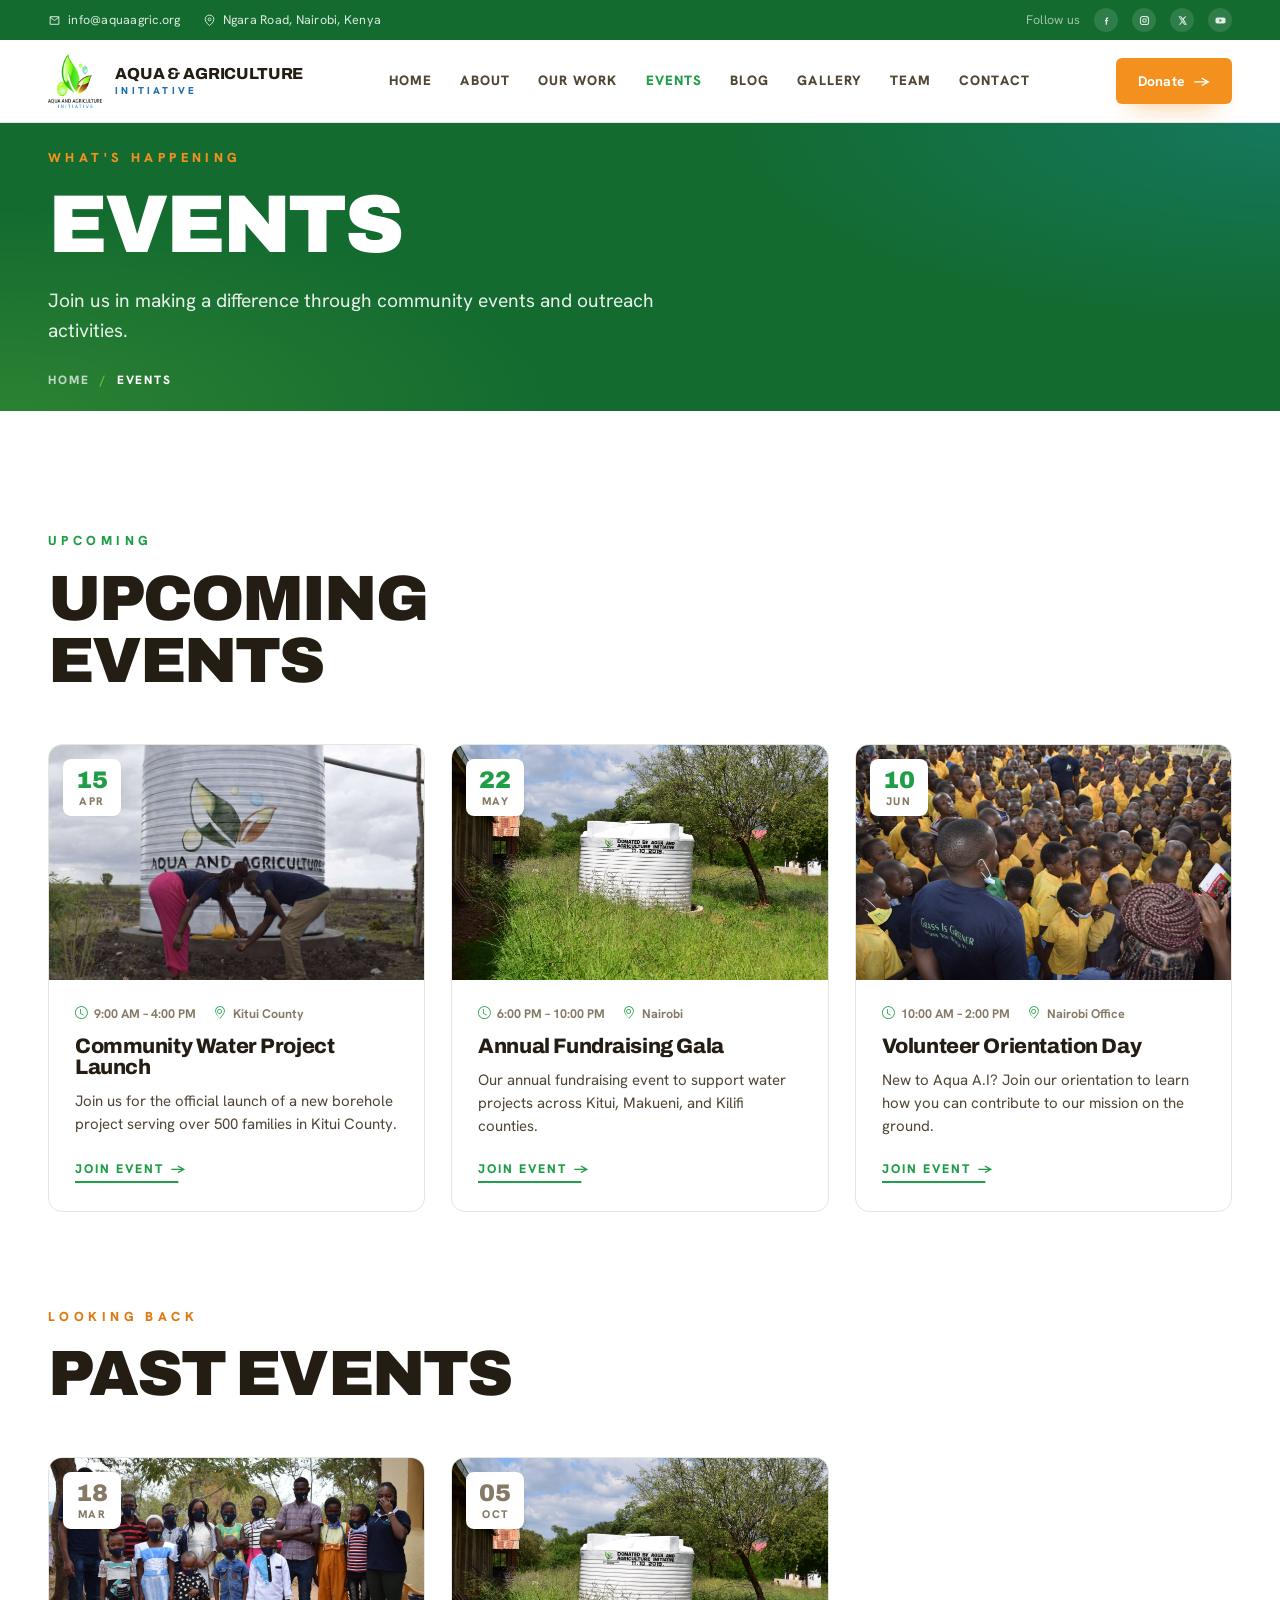
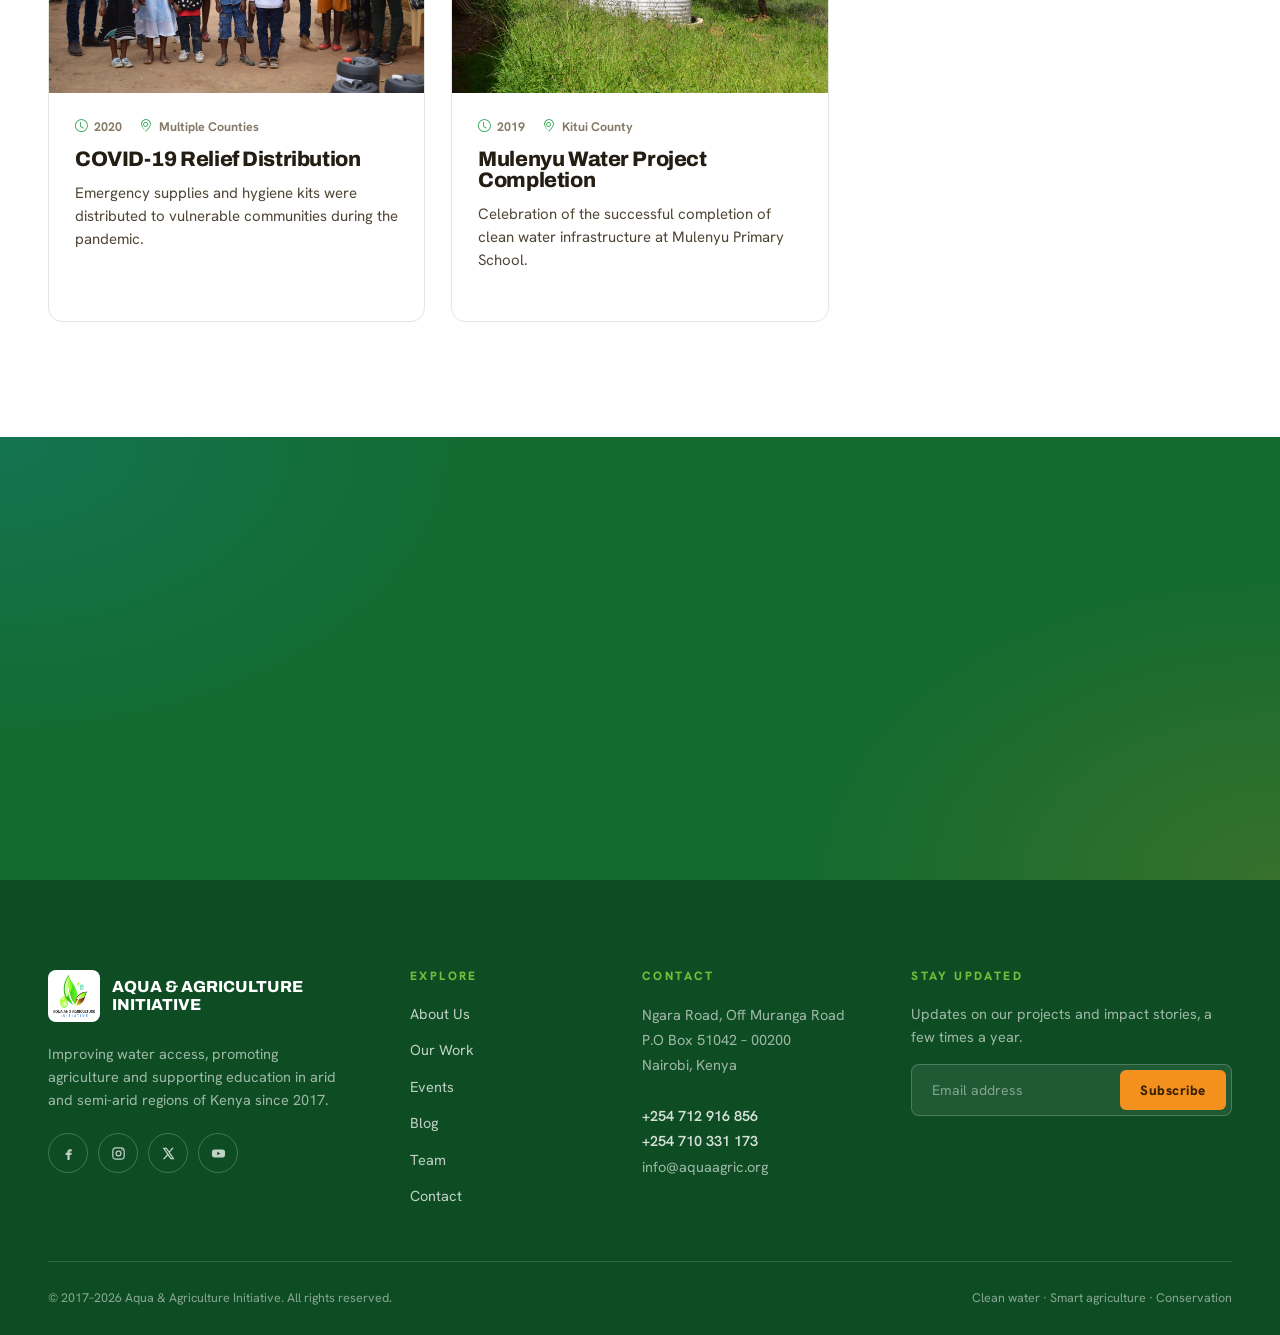
<file: events.html>
<!DOCTYPE html>
<html lang="en">
<head>
<meta charset="UTF-8">
<meta name="viewport" content="width=device-width, initial-scale=1.0">
<title>Events | Aqua &amp; Agriculture Initiative</title>
<meta name="description" content="Upcoming and past events from Aqua & Agriculture Initiative. Join us in community outreach, fundraising, and volunteer activities.">
<meta name="keywords" content="events, NGO Kenya, fundraising, volunteer, community outreach">
<meta property="og:title" content="Events | Aqua &amp; Agriculture Initiative">
<meta property="og:description" content="Join our upcoming events and community activities.">
<meta property="og:type" content="website">
<link rel="icon" type="image/png" href="assets/img/favicon.png">
<link href="assets/vendor/bootstrap-icons/bootstrap-icons.css" rel="stylesheet">
<link rel="stylesheet" href="assets/css/style.css">
</head>
<body>

<!-- ===================== TOP BAR ===================== -->
<div class="topbar">
  <div class="tb-left">
    <span class="it"><svg viewBox="0 0 24 24" fill="none" stroke="currentColor" stroke-width="1.8"><path d="M4 5h16v14H4z"/><path d="m4 6 8 6 8-6"/></svg> info@aquaagric.org</span>
    <span class="it addr"><svg viewBox="0 0 24 24" fill="none" stroke="currentColor" stroke-width="1.8"><path d="M20 10c0 6-8 11-8 11s-8-5-8-11a8 8 0 0 1 16 0Z"/><circle cx="12" cy="10" r="2.6"/></svg> Ngara Road, Nairobi, Kenya</span>
  </div>
  <div class="tb-right">
    <span style="opacity:.7">Follow us</span>
    <a href="https://www.facebook.com/towardsbetterenvironment" target="_blank" rel="noopener" aria-label="Facebook"><svg viewBox="0 0 24 24" fill="currentColor"><path d="M13.5 9H15V6.6h-1.7c-1.6 0-2.8 1.2-2.8 2.8V11H9v2.4h1.5V20h2.5v-6.6h1.8l.4-2.4h-2.2V9.6c0-.3.3-.6.6-.6Z"/></svg></a>
    <a href="#" aria-label="Instagram"><svg viewBox="0 0 24 24" fill="none" stroke="currentColor" stroke-width="1.9"><rect x="4.5" y="4.5" width="15" height="15" rx="4.5"/><circle cx="12" cy="12" r="3.3"/><circle cx="16.8" cy="7.2" r="1" fill="currentColor" stroke="none"/></svg></a>
    <a href="#" aria-label="X"><svg viewBox="0 0 24 24" fill="currentColor"><path d="M17 4h2.2l-4.8 5.5L20 20h-4.8l-3.5-4.6L7.5 20H5.3l5.2-6L4.5 4h4.9l3.1 4.2L17 4Zm-.8 14.6h1.2L8 5.3H6.7l9.5 13.3Z"/></svg></a>
    <a href="https://www.youtube.com/@aquaandagricultureinitiati8191" target="_blank" rel="noopener" aria-label="YouTube"><svg viewBox="0 0 24 24" fill="currentColor"><path d="M21 8.4a2.4 2.4 0 0 0-1.7-1.7C17.8 6.3 12 6.3 12 6.3s-5.8 0-7.3.4A2.4 2.4 0 0 0 3 8.4 25 25 0 0 0 2.7 12 25 25 0 0 0 3 15.6a2.4 2.4 0 0 0 1.7 1.7c1.5.4 7.3.4 7.3.4s5.8 0 7.3-.4a2.4 2.4 0 0 0 1.7-1.7 25 25 0 0 0 .3-3.6 25 25 0 0 0-.3-3.6ZM10.2 14.6V9.4l4.4 2.6-4.4 2.6Z"/></svg></a>
  </div>
</div>

<!-- ===================== NAV ===================== -->
<header class="nav" id="nav">
  <a class="brand" href="./" aria-label="Aqua and Agriculture Initiative home">
    <img src="assets/img/logo_top.png" alt="Aqua &amp; Agriculture Initiative">
    <span class="bt"><b>Aqua &amp; Agriculture</b><span>Initiative</span></span>
  </a>
  <nav class="nav-links" aria-label="Primary">
    <a href="./">Home</a>
    <a href="about">About</a>
    <a href="projects">Our Work</a>
    <a class="active" href="events">Events</a>
    <a href="blog">Blog</a>
    <a href="gallery">Gallery</a>
    <a href="team">Team</a>
    <a href="contact">Contact</a>
  </nav>
  <div class="nav-cta">
    <a class="btn orange" href="action">Donate <span class="arr">→</span></a>
    <button class="burger" aria-label="Open menu"><span></span><span></span><span></span></button>
  </div>
</header>

<div class="mobile-sheet" id="sheet">
  <a href="./">Home</a>
  <a href="about">About</a>
  <a href="projects">Our Work</a>
  <a class="active" href="events">Events</a>
  <a href="blog">Blog</a>
  <a href="gallery">Gallery</a>
  <a href="team">Team</a>
  <a href="contact">Contact</a>
  <a class="btn orange" href="action" style="margin-top:14px;justify-content:center">Donate Now <span class="arr">→</span></a>
</div>

<!-- ===================== PAGE HEADER ===================== -->
<section class="pagehead">
  <div class="wrap">
    <span class="kicker">What's Happening</span>
    <h1>Events</h1>
    <p>Join us in making a difference through community events and outreach activities.</p>
    <div class="crumbs"><a href="./">Home</a><span class="sep">/</span><span class="cur">Events</span></div>
  </div>
</section>

<!-- ===================== UPCOMING EVENTS ===================== -->
<section class="section">
  <div class="wrap">
    <div class="shead rv" style="margin-bottom:clamp(34px,4vw,52px)">
      <span class="kicker">Upcoming</span>
      <h2 class="h2" style="color:var(--ink)">Upcoming Events</h2>
    </div>
    <div class="ev-grid">
      <article class="ev rv">
        <div class="pm"><img src="assets/img/photo_5.jpg" alt="Community water project launch"><span class="date"><span class="day">15</span><span class="month">Apr</span></span></div>
        <div class="ec">
          <div class="emeta"><span><i class="bi bi-clock"></i> 9:00 AM – 4:00 PM</span><span><i class="bi bi-geo-alt"></i> Kitui County</span></div>
          <h3>Community Water Project Launch</h3>
          <p>Join us for the official launch of a new borehole project serving over 500 families in Kitui County.</p>
          <a class="alink" href="contact">Join Event <span class="arr">→</span></a>
        </div>
      </article>
      <article class="ev rv d1">
        <div class="pm"><img src="assets/img/photo_6.jpg" alt="Fundraising gala for water access"><span class="date"><span class="day">22</span><span class="month">May</span></span></div>
        <div class="ec">
          <div class="emeta"><span><i class="bi bi-clock"></i> 6:00 PM – 10:00 PM</span><span><i class="bi bi-geo-alt"></i> Nairobi</span></div>
          <h3>Annual Fundraising Gala</h3>
          <p>Our annual fundraising event to support water projects across Kitui, Makueni, and Kilifi counties.</p>
          <a class="alink" href="contact">Join Event <span class="arr">→</span></a>
        </div>
      </article>
      <article class="ev rv d2">
        <div class="pm"><img src="assets/img/photo_7.jpg" alt="Volunteer orientation day"><span class="date"><span class="day">10</span><span class="month">Jun</span></span></div>
        <div class="ec">
          <div class="emeta"><span><i class="bi bi-clock"></i> 10:00 AM – 2:00 PM</span><span><i class="bi bi-geo-alt"></i> Nairobi Office</span></div>
          <h3>Volunteer Orientation Day</h3>
          <p>New to Aqua A.I? Join our orientation to learn how you can contribute to our mission on the ground.</p>
          <a class="alink" href="contact">Join Event <span class="arr">→</span></a>
        </div>
      </article>
    </div>

    <div class="shead rv" style="margin:clamp(56px,7vw,90px) 0 clamp(34px,4vw,52px)">
      <span class="kicker orange">Looking Back</span>
      <h2 class="h2" style="color:var(--ink)">Past Events</h2>
    </div>
    <div class="ev-grid">
      <article class="ev past rv">
        <div class="pm"><img src="assets/img/photo_9.jpg" alt="COVID-19 relief distribution"><span class="date"><span class="day">18</span><span class="month">Mar</span></span></div>
        <div class="ec">
          <div class="emeta"><span><i class="bi bi-clock"></i> 2020</span><span><i class="bi bi-geo-alt"></i> Multiple Counties</span></div>
          <h3>COVID-19 Relief Distribution</h3>
          <p>Emergency supplies and hygiene kits were distributed to vulnerable communities during the pandemic.</p>
        </div>
      </article>
      <article class="ev past rv d1">
        <div class="pm"><img src="assets/img/photo_6.jpg" alt="Mulenyu water project completion"><span class="date"><span class="day">05</span><span class="month">Oct</span></span></div>
        <div class="ec">
          <div class="emeta"><span><i class="bi bi-clock"></i> 2019</span><span><i class="bi bi-geo-alt"></i> Kitui County</span></div>
          <h3>Mulenyu Water Project Completion</h3>
          <p>Celebration of the successful completion of clean water infrastructure at Mulenyu Primary School.</p>
        </div>
      </article>
    </div>
  </div>
</section>

<!-- ===================== CTA BAND ===================== -->
<section class="cta-band">
  <div class="wrap rv">
    <span class="kicker light">Partner With Us</span>
    <h2 class="h2" style="margin-top:16px">Want to Host an Event With Us?</h2>
    <p>Partner with Aqua A.I to organize fundraisers, awareness campaigns, or community outreach events.</p>
    <div class="cta-actions">
      <a class="btn on-dark lg" href="contact">Contact Us <span class="arr">→</span></a>
    </div>
  </div>
</section>

<!-- ===================== FOOTER ===================== -->
<footer class="foot">
  <div class="wrap">
    <div class="foot-top">
      <div class="foot-brand">
        <div class="b"><img src="assets/img/logo_top.png" alt="Aqua &amp; Agriculture Initiative"><b>Aqua &amp; Agriculture<br>Initiative</b></div>
        <p>Improving water access, promoting agriculture and supporting education in arid and semi-arid regions of Kenya since 2017.</p>
        <div class="socials">
          <a href="https://www.facebook.com/towardsbetterenvironment" target="_blank" rel="noopener" aria-label="Facebook"><svg viewBox="0 0 24 24" fill="currentColor"><path d="M14 9h2.5V6H14c-2 0-3.5 1.5-3.5 3.5V11H8v3h2.5v7h3v-7H16l.5-3h-3V9.5c0-.3.2-.5.5-.5Z"/></svg></a>
          <a href="#" aria-label="Instagram"><svg viewBox="0 0 24 24" fill="none" stroke="currentColor" stroke-width="1.7"><rect x="4" y="4" width="16" height="16" rx="4.5"/><circle cx="12" cy="12" r="3.4"/><circle cx="17" cy="7" r="1" fill="currentColor" stroke="none"/></svg></a>
          <a href="#" aria-label="X"><svg viewBox="0 0 24 24" fill="currentColor"><path d="M17 4h2.5l-5.5 6.3L20.5 20H15l-4-5.2L6.3 20H4l6-6.8L3.7 4H9.4l3.6 4.8L17 4Zm-1 14.4h1.4L8.6 5.5H7L16 18.4Z"/></svg></a>
          <a href="https://www.youtube.com/@aquaandagricultureinitiati8191" target="_blank" rel="noopener" aria-label="YouTube"><svg viewBox="0 0 24 24" fill="currentColor"><path d="M21 8.4a2.4 2.4 0 0 0-1.7-1.7C17.8 6.3 12 6.3 12 6.3s-5.8 0-7.3.4A2.4 2.4 0 0 0 3 8.4 25 25 0 0 0 2.7 12 25 25 0 0 0 3 15.6a2.4 2.4 0 0 0 1.7 1.7c1.5.4 7.3.4 7.3.4s5.8 0 7.3-.4a2.4 2.4 0 0 0 1.7-1.7 25 25 0 0 0 .3-3.6 25 25 0 0 0-.3-3.6ZM10.2 14.6V9.4l4.4 2.6-4.4 2.6Z"/></svg></a>
        </div>
      </div>
      <div>
        <h4>Explore</h4>
        <ul>
          <li><a href="about">About Us</a></li>
          <li><a href="projects">Our Work</a></li>
          <li><a href="events">Events</a></li>
          <li><a href="blog">Blog</a></li>
          <li><a href="team">Team</a></li>
          <li><a href="contact">Contact</a></li>
        </ul>
      </div>
      <div>
        <h4>Contact</h4>
        <address class="contact">
          Ngara Road, Off Muranga Road<br>
          P.O Box 51042 – 00200<br>
          Nairobi, Kenya<br><br>
          <b>+254 712 916 856</b><br>
          <b>+254 710 331 173</b><br>
          info@aquaagric.org
        </address>
      </div>
      <div>
        <h4>Stay Updated</h4>
        <p style="font-size:14.5px;color:rgba(255,255,255,.6);line-height:1.6;margin:0">Updates on our projects and impact stories, a few times a year.</p>
        <form class="news">
          <input type="email" placeholder="Email address" aria-label="Email address" required>
          <button type="submit">Subscribe</button>
        </form>
      </div>
    </div>
    <div class="foot-bot">
      <span>© 2017–2026 Aqua &amp; Agriculture Initiative. All rights reserved.</span>
      <span>Clean water · Smart agriculture · Conservation</span>
    </div>
  </div>
</footer>

<a href="#" class="to-top" aria-label="Back to top"><i class="bi bi-arrow-up-short"></i></a>

<script src="assets/js/main.js"></script>
</body>
</html>
</file>
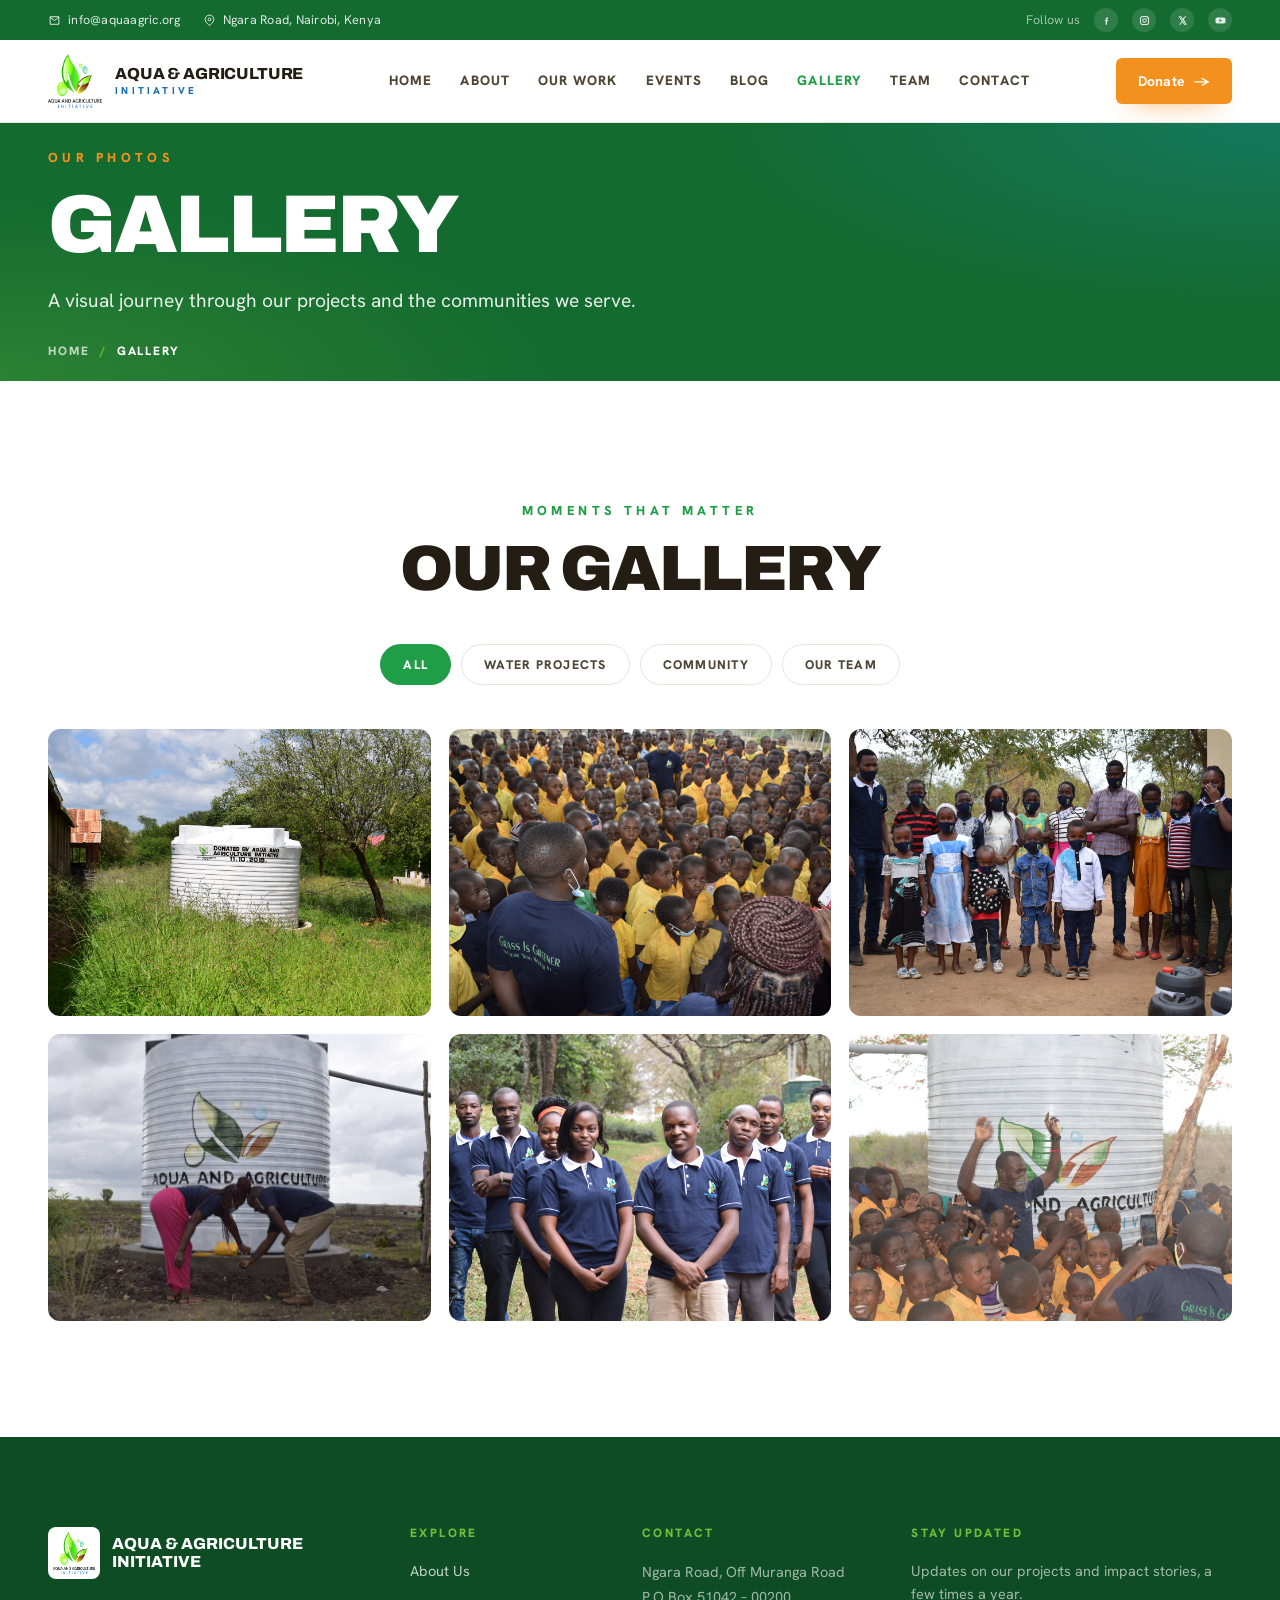
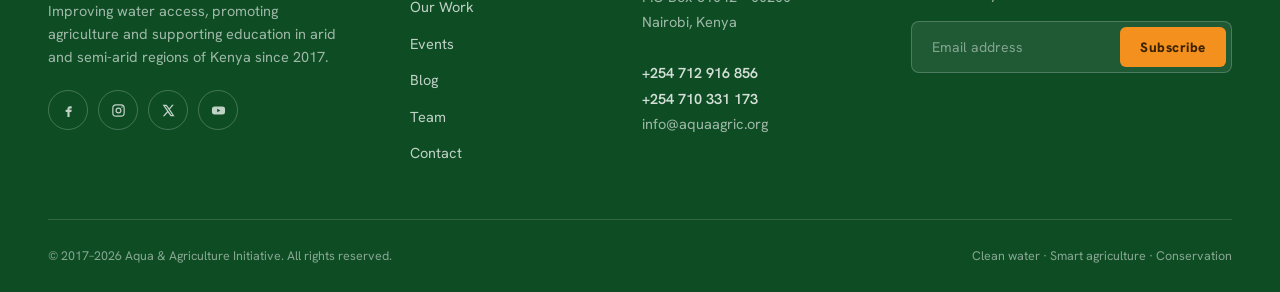
<file: gallery.html>
<!DOCTYPE html>
<html lang="en">
<head>
<meta charset="UTF-8">
<meta name="viewport" content="width=device-width, initial-scale=1.0">
<title>Gallery | Aqua &amp; Agriculture Initiative</title>
<meta name="description" content="Browse photos from Aqua & Agriculture Initiative's projects, community work, and events across Kenya's arid regions.">
<meta name="keywords" content="gallery, photos, NGO Kenya, water projects, community">
<meta property="og:title" content="Gallery | Aqua &amp; Agriculture Initiative">
<meta property="og:description" content="Photos from our projects and community work across Kenya.">
<meta property="og:type" content="website">
<link rel="icon" type="image/png" href="assets/img/favicon.png">
<link href="assets/vendor/bootstrap-icons/bootstrap-icons.css" rel="stylesheet">
<link rel="stylesheet" href="assets/css/style.css">
</head>
<body>

<!-- ===================== TOP BAR ===================== -->
<div class="topbar">
  <div class="tb-left">
    <span class="it"><svg viewBox="0 0 24 24" fill="none" stroke="currentColor" stroke-width="1.8"><path d="M4 5h16v14H4z"/><path d="m4 6 8 6 8-6"/></svg> info@aquaagric.org</span>
    <span class="it addr"><svg viewBox="0 0 24 24" fill="none" stroke="currentColor" stroke-width="1.8"><path d="M20 10c0 6-8 11-8 11s-8-5-8-11a8 8 0 0 1 16 0Z"/><circle cx="12" cy="10" r="2.6"/></svg> Ngara Road, Nairobi, Kenya</span>
  </div>
  <div class="tb-right">
    <span style="opacity:.7">Follow us</span>
    <a href="https://www.facebook.com/towardsbetterenvironment" target="_blank" rel="noopener" aria-label="Facebook"><svg viewBox="0 0 24 24" fill="currentColor"><path d="M13.5 9H15V6.6h-1.7c-1.6 0-2.8 1.2-2.8 2.8V11H9v2.4h1.5V20h2.5v-6.6h1.8l.4-2.4h-2.2V9.6c0-.3.3-.6.6-.6Z"/></svg></a>
    <a href="#" aria-label="Instagram"><svg viewBox="0 0 24 24" fill="none" stroke="currentColor" stroke-width="1.9"><rect x="4.5" y="4.5" width="15" height="15" rx="4.5"/><circle cx="12" cy="12" r="3.3"/><circle cx="16.8" cy="7.2" r="1" fill="currentColor" stroke="none"/></svg></a>
    <a href="#" aria-label="X"><svg viewBox="0 0 24 24" fill="currentColor"><path d="M17 4h2.2l-4.8 5.5L20 20h-4.8l-3.5-4.6L7.5 20H5.3l5.2-6L4.5 4h4.9l3.1 4.2L17 4Zm-.8 14.6h1.2L8 5.3H6.7l9.5 13.3Z"/></svg></a>
    <a href="https://www.youtube.com/@aquaandagricultureinitiati8191" target="_blank" rel="noopener" aria-label="YouTube"><svg viewBox="0 0 24 24" fill="currentColor"><path d="M21 8.4a2.4 2.4 0 0 0-1.7-1.7C17.8 6.3 12 6.3 12 6.3s-5.8 0-7.3.4A2.4 2.4 0 0 0 3 8.4 25 25 0 0 0 2.7 12 25 25 0 0 0 3 15.6a2.4 2.4 0 0 0 1.7 1.7c1.5.4 7.3.4 7.3.4s5.8 0 7.3-.4a2.4 2.4 0 0 0 1.7-1.7 25 25 0 0 0 .3-3.6 25 25 0 0 0-.3-3.6ZM10.2 14.6V9.4l4.4 2.6-4.4 2.6Z"/></svg></a>
  </div>
</div>

<!-- ===================== NAV ===================== -->
<header class="nav" id="nav">
  <a class="brand" href="./" aria-label="Aqua and Agriculture Initiative home">
    <img src="assets/img/logo_top.png" alt="Aqua &amp; Agriculture Initiative">
    <span class="bt"><b>Aqua &amp; Agriculture</b><span>Initiative</span></span>
  </a>
  <nav class="nav-links" aria-label="Primary">
    <a href="./">Home</a>
    <a href="about">About</a>
    <a href="projects">Our Work</a>
    <a href="events">Events</a>
    <a href="blog">Blog</a>
    <a class="active" href="gallery">Gallery</a>
    <a href="team">Team</a>
    <a href="contact">Contact</a>
  </nav>
  <div class="nav-cta">
    <a class="btn orange" href="action">Donate <span class="arr">→</span></a>
    <button class="burger" aria-label="Open menu"><span></span><span></span><span></span></button>
  </div>
</header>

<div class="mobile-sheet" id="sheet">
  <a href="./">Home</a>
  <a href="about">About</a>
  <a href="projects">Our Work</a>
  <a href="events">Events</a>
  <a href="blog">Blog</a>
  <a class="active" href="gallery">Gallery</a>
  <a href="team">Team</a>
  <a href="contact">Contact</a>
  <a class="btn orange" href="action" style="margin-top:14px;justify-content:center">Donate Now <span class="arr">→</span></a>
</div>

<!-- ===================== PAGE HEADER ===================== -->
<section class="pagehead">
  <div class="wrap">
    <span class="kicker">Our Photos</span>
    <h1>Gallery</h1>
    <p>A visual journey through our projects and the communities we serve.</p>
    <div class="crumbs"><a href="./">Home</a><span class="sep">/</span><span class="cur">Gallery</span></div>
  </div>
</section>

<!-- ===================== GALLERY ===================== -->
<section class="section">
  <div class="wrap">
    <div class="shead center rv" style="margin-bottom:clamp(30px,4vw,44px)">
      <span class="kicker">Moments That Matter</span>
      <h2 class="h2">Our Gallery</h2>
    </div>

    <div class="gallery-filters rv">
      <button class="filter-btn active" data-filter="all">All</button>
      <button class="filter-btn" data-filter="water">Water Projects</button>
      <button class="filter-btn" data-filter="community">Community</button>
      <button class="filter-btn" data-filter="team">Our Team</button>
    </div>

    <div class="gallery-grid rv">
      <div class="gcard" data-category="water">
        <img src="assets/img/photo_6.jpg" alt="Mulenyu Primary School water project">
        <span class="zoom"><i class="bi bi-arrows-fullscreen"></i></span>
        <div class="ov"><h4>Mulenyu Primary School</h4><p>Water Project, Kitui</p></div>
      </div>
      <div class="gcard" data-category="water">
        <img src="assets/img/photo_7.jpg" alt="Shomela Schools water tanks">
        <span class="zoom"><i class="bi bi-arrows-fullscreen"></i></span>
        <div class="ov"><h4>Shomela Schools</h4><p>Water Project, Kilifi</p></div>
      </div>
      <div class="gcard" data-category="community">
        <img src="assets/img/photo_9.jpg" alt="COVID-19 community intervention">
        <span class="zoom"><i class="bi bi-arrows-fullscreen"></i></span>
        <div class="ov"><h4>COVID-19 Response</h4><p>Community Support</p></div>
      </div>
      <div class="gcard" data-category="community">
        <img src="assets/img/photo_5.jpg" alt="Community engagement">
        <span class="zoom"><i class="bi bi-arrows-fullscreen"></i></span>
        <div class="ov"><h4>Community Engagement</h4><p>Fieldwork</p></div>
      </div>
      <div class="gcard" data-category="team">
        <img src="assets/img/team.jpeg" alt="Aqua A.I team">
        <span class="zoom"><i class="bi bi-arrows-fullscreen"></i></span>
        <div class="ov"><h4>Our Team</h4><p>Aqua A.I Leadership</p></div>
      </div>
      <div class="gcard" data-category="water">
        <img src="assets/img/photo_1.jpg" alt="Water access in arid regions">
        <span class="zoom"><i class="bi bi-arrows-fullscreen"></i></span>
        <div class="ov"><h4>Arid Landscapes</h4><p>The regions we serve</p></div>
      </div>
    </div>
  </div>
</section>

<!-- Lightbox Modal -->
<div class="gallery-modal" id="galleryModal">
  <button class="close" aria-label="Close">&times;</button>
  <img alt="Gallery image">
</div>

<!-- ===================== FOOTER ===================== -->
<footer class="foot">
  <div class="wrap">
    <div class="foot-top">
      <div class="foot-brand">
        <div class="b"><img src="assets/img/logo_top.png" alt="Aqua &amp; Agriculture Initiative"><b>Aqua &amp; Agriculture<br>Initiative</b></div>
        <p>Improving water access, promoting agriculture and supporting education in arid and semi-arid regions of Kenya since 2017.</p>
        <div class="socials">
          <a href="https://www.facebook.com/towardsbetterenvironment" target="_blank" rel="noopener" aria-label="Facebook"><svg viewBox="0 0 24 24" fill="currentColor"><path d="M14 9h2.5V6H14c-2 0-3.5 1.5-3.5 3.5V11H8v3h2.5v7h3v-7H16l.5-3h-3V9.5c0-.3.2-.5.5-.5Z"/></svg></a>
          <a href="#" aria-label="Instagram"><svg viewBox="0 0 24 24" fill="none" stroke="currentColor" stroke-width="1.7"><rect x="4" y="4" width="16" height="16" rx="4.5"/><circle cx="12" cy="12" r="3.4"/><circle cx="17" cy="7" r="1" fill="currentColor" stroke="none"/></svg></a>
          <a href="#" aria-label="X"><svg viewBox="0 0 24 24" fill="currentColor"><path d="M17 4h2.5l-5.5 6.3L20.5 20H15l-4-5.2L6.3 20H4l6-6.8L3.7 4H9.4l3.6 4.8L17 4Zm-1 14.4h1.4L8.6 5.5H7L16 18.4Z"/></svg></a>
          <a href="https://www.youtube.com/@aquaandagricultureinitiati8191" target="_blank" rel="noopener" aria-label="YouTube"><svg viewBox="0 0 24 24" fill="currentColor"><path d="M21 8.4a2.4 2.4 0 0 0-1.7-1.7C17.8 6.3 12 6.3 12 6.3s-5.8 0-7.3.4A2.4 2.4 0 0 0 3 8.4 25 25 0 0 0 2.7 12 25 25 0 0 0 3 15.6a2.4 2.4 0 0 0 1.7 1.7c1.5.4 7.3.4 7.3.4s5.8 0 7.3-.4a2.4 2.4 0 0 0 1.7-1.7 25 25 0 0 0 .3-3.6 25 25 0 0 0-.3-3.6ZM10.2 14.6V9.4l4.4 2.6-4.4 2.6Z"/></svg></a>
        </div>
      </div>
      <div>
        <h4>Explore</h4>
        <ul>
          <li><a href="about">About Us</a></li>
          <li><a href="projects">Our Work</a></li>
          <li><a href="events">Events</a></li>
          <li><a href="blog">Blog</a></li>
          <li><a href="team">Team</a></li>
          <li><a href="contact">Contact</a></li>
        </ul>
      </div>
      <div>
        <h4>Contact</h4>
        <address class="contact">
          Ngara Road, Off Muranga Road<br>
          P.O Box 51042 – 00200<br>
          Nairobi, Kenya<br><br>
          <b>+254 712 916 856</b><br>
          <b>+254 710 331 173</b><br>
          info@aquaagric.org
        </address>
      </div>
      <div>
        <h4>Stay Updated</h4>
        <p style="font-size:14.5px;color:rgba(255,255,255,.6);line-height:1.6;margin:0">Updates on our projects and impact stories, a few times a year.</p>
        <form class="news">
          <input type="email" placeholder="Email address" aria-label="Email address" required>
          <button type="submit">Subscribe</button>
        </form>
      </div>
    </div>
    <div class="foot-bot">
      <span>© 2017–2026 Aqua &amp; Agriculture Initiative. All rights reserved.</span>
      <span>Clean water · Smart agriculture · Conservation</span>
    </div>
  </div>
</footer>

<a href="#" class="to-top" aria-label="Back to top"><i class="bi bi-arrow-up-short"></i></a>

<script src="assets/js/main.js"></script>
</body>
</html>
</file>
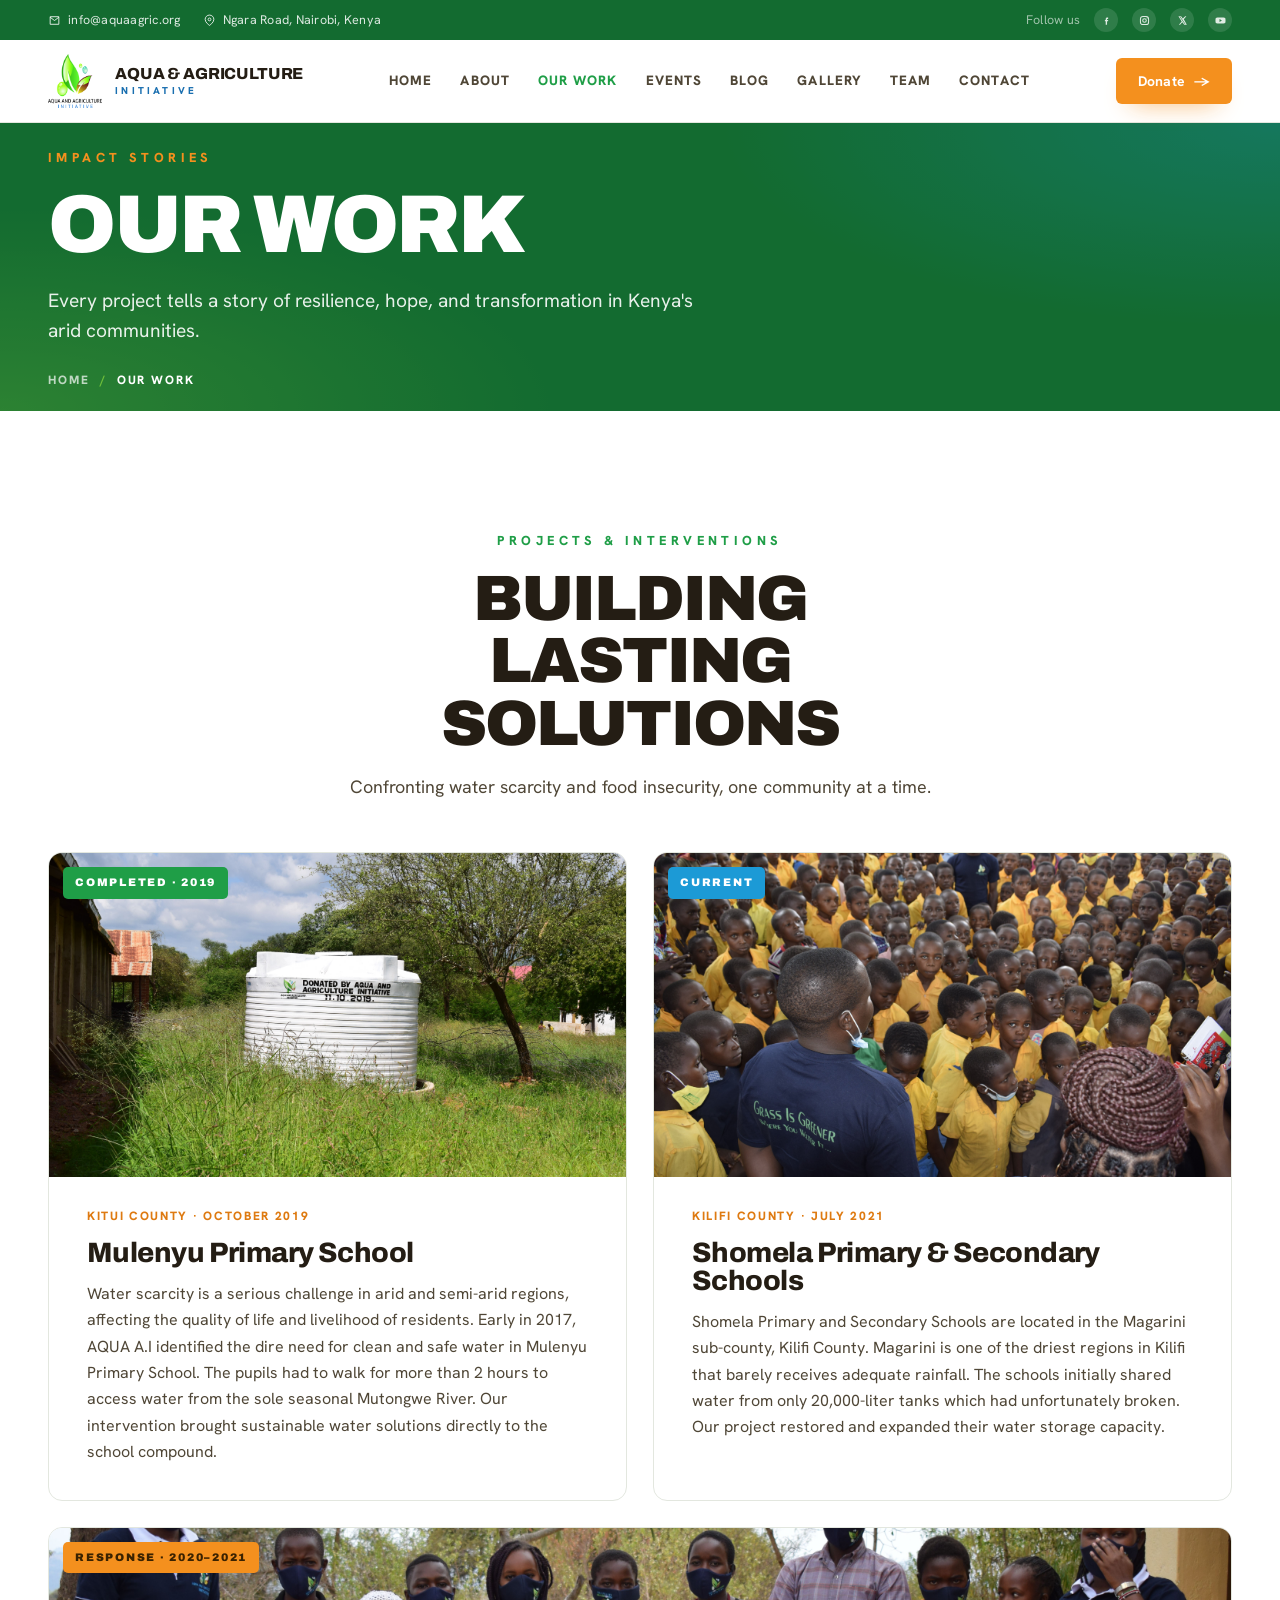
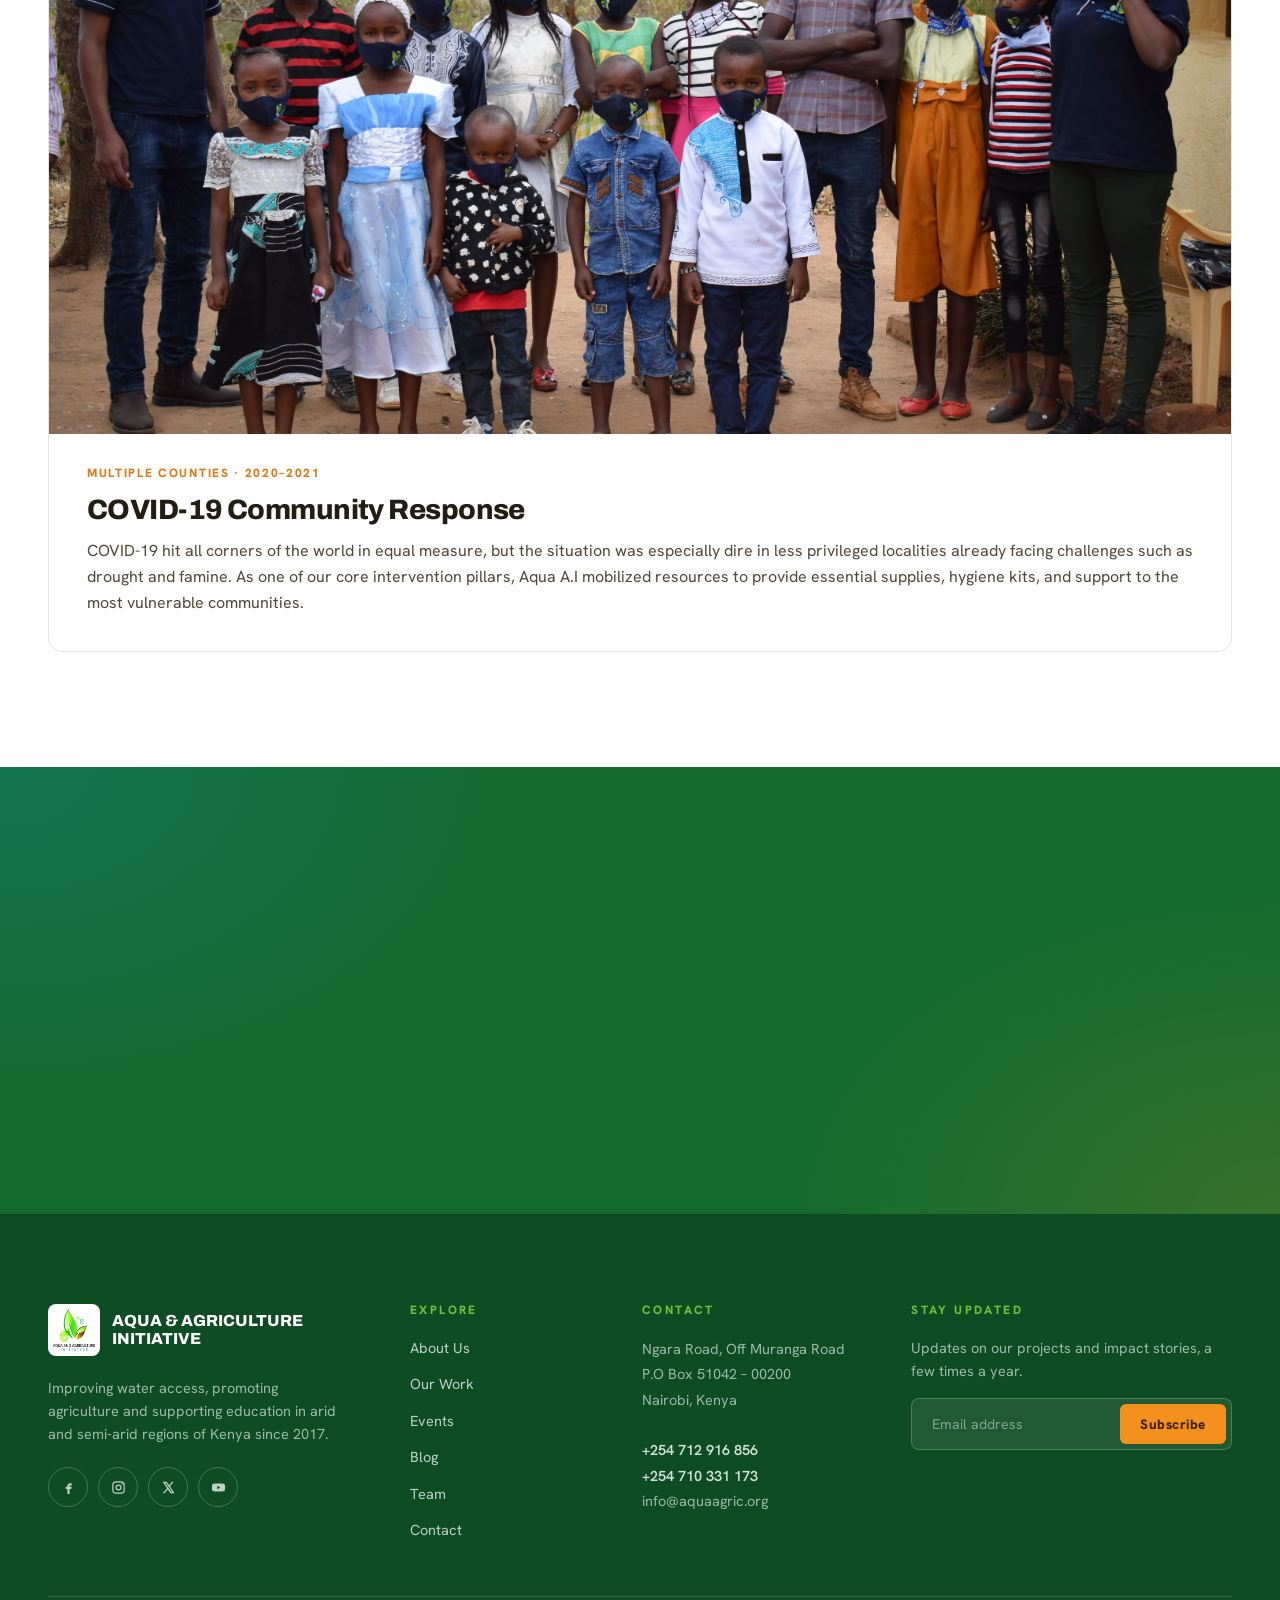
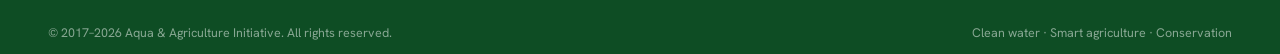
<file: projects.html>
<!DOCTYPE html>
<html lang="en">
<head>
<meta charset="UTF-8">
<meta name="viewport" content="width=device-width, initial-scale=1.0">
<title>Our Work | Aqua &amp; Agriculture Initiative</title>
<meta name="description" content="Explore the projects and impact of Aqua & Agriculture Initiative, from school water projects in Kitui and Kilifi to COVID-19 community response.">
<meta name="keywords" content="projects, water projects Kenya, Mulenyu, Shomela, COVID-19, NGO impact">
<meta property="og:title" content="Our Work | Aqua &amp; Agriculture Initiative">
<meta property="og:description" content="See the real impact of our water, agriculture, and community projects across Kenya.">
<meta property="og:type" content="website">
<link rel="icon" type="image/png" href="assets/img/favicon.png">
<link href="assets/vendor/bootstrap-icons/bootstrap-icons.css" rel="stylesheet">
<link rel="stylesheet" href="assets/css/style.css">
</head>
<body>

<!-- ===================== TOP BAR ===================== -->
<div class="topbar">
  <div class="tb-left">
    <span class="it"><svg viewBox="0 0 24 24" fill="none" stroke="currentColor" stroke-width="1.8"><path d="M4 5h16v14H4z"/><path d="m4 6 8 6 8-6"/></svg> info@aquaagric.org</span>
    <span class="it addr"><svg viewBox="0 0 24 24" fill="none" stroke="currentColor" stroke-width="1.8"><path d="M20 10c0 6-8 11-8 11s-8-5-8-11a8 8 0 0 1 16 0Z"/><circle cx="12" cy="10" r="2.6"/></svg> Ngara Road, Nairobi, Kenya</span>
  </div>
  <div class="tb-right">
    <span style="opacity:.7">Follow us</span>
    <a href="https://www.facebook.com/towardsbetterenvironment" target="_blank" rel="noopener" aria-label="Facebook"><svg viewBox="0 0 24 24" fill="currentColor"><path d="M13.5 9H15V6.6h-1.7c-1.6 0-2.8 1.2-2.8 2.8V11H9v2.4h1.5V20h2.5v-6.6h1.8l.4-2.4h-2.2V9.6c0-.3.3-.6.6-.6Z"/></svg></a>
    <a href="#" aria-label="Instagram"><svg viewBox="0 0 24 24" fill="none" stroke="currentColor" stroke-width="1.9"><rect x="4.5" y="4.5" width="15" height="15" rx="4.5"/><circle cx="12" cy="12" r="3.3"/><circle cx="16.8" cy="7.2" r="1" fill="currentColor" stroke="none"/></svg></a>
    <a href="#" aria-label="X"><svg viewBox="0 0 24 24" fill="currentColor"><path d="M17 4h2.2l-4.8 5.5L20 20h-4.8l-3.5-4.6L7.5 20H5.3l5.2-6L4.5 4h4.9l3.1 4.2L17 4Zm-.8 14.6h1.2L8 5.3H6.7l9.5 13.3Z"/></svg></a>
    <a href="https://www.youtube.com/@aquaandagricultureinitiati8191" target="_blank" rel="noopener" aria-label="YouTube"><svg viewBox="0 0 24 24" fill="currentColor"><path d="M21 8.4a2.4 2.4 0 0 0-1.7-1.7C17.8 6.3 12 6.3 12 6.3s-5.8 0-7.3.4A2.4 2.4 0 0 0 3 8.4 25 25 0 0 0 2.7 12 25 25 0 0 0 3 15.6a2.4 2.4 0 0 0 1.7 1.7c1.5.4 7.3.4 7.3.4s5.8 0 7.3-.4a2.4 2.4 0 0 0 1.7-1.7 25 25 0 0 0 .3-3.6 25 25 0 0 0-.3-3.6ZM10.2 14.6V9.4l4.4 2.6-4.4 2.6Z"/></svg></a>
  </div>
</div>

<!-- ===================== NAV ===================== -->
<header class="nav" id="nav">
  <a class="brand" href="./" aria-label="Aqua and Agriculture Initiative home">
    <img src="assets/img/logo_top.png" alt="Aqua &amp; Agriculture Initiative">
    <span class="bt"><b>Aqua &amp; Agriculture</b><span>Initiative</span></span>
  </a>
  <nav class="nav-links" aria-label="Primary">
    <a href="./">Home</a>
    <a href="about">About</a>
    <a class="active" href="projects">Our Work</a>
    <a href="events">Events</a>
    <a href="blog">Blog</a>
    <a href="gallery">Gallery</a>
    <a href="team">Team</a>
    <a href="contact">Contact</a>
  </nav>
  <div class="nav-cta">
    <a class="btn orange" href="action">Donate <span class="arr">→</span></a>
    <button class="burger" aria-label="Open menu"><span></span><span></span><span></span></button>
  </div>
</header>

<div class="mobile-sheet" id="sheet">
  <a href="./">Home</a>
  <a href="about">About</a>
  <a class="active" href="projects">Our Work</a>
  <a href="events">Events</a>
  <a href="blog">Blog</a>
  <a href="gallery">Gallery</a>
  <a href="team">Team</a>
  <a href="contact">Contact</a>
  <a class="btn orange" href="action" style="margin-top:14px;justify-content:center">Donate Now <span class="arr">→</span></a>
</div>

<!-- ===================== PAGE HEADER ===================== -->
<section class="pagehead">
  <div class="wrap">
    <span class="kicker">Impact Stories</span>
    <h1>Our Work</h1>
    <p>Every project tells a story of resilience, hope, and transformation in Kenya's arid communities.</p>
    <div class="crumbs"><a href="./">Home</a><span class="sep">/</span><span class="cur">Our Work</span></div>
  </div>
</section>

<!-- ===================== PROJECTS ===================== -->
<section class="section">
  <div class="wrap">
    <div class="shead center rv" style="margin-bottom:clamp(36px,4vw,56px)">
      <span class="kicker">Projects &amp; Interventions</span>
      <h2 class="h2">Building lasting solutions</h2>
      <p>Confronting water scarcity and food insecurity, one community at a time.</p>
    </div>
    <div class="work-grid">
      <article class="work rv">
        <div class="pm"><span class="status done">Completed · 2019</span><img src="assets/img/photo_6.jpg" alt="Mulenyu Primary School water project by Aqua A.I"></div>
        <div class="pc">
          <div class="meta">Kitui County · October 2019</div>
          <h3>Mulenyu Primary School</h3>
          <p>Water scarcity is a serious challenge in arid and semi-arid regions, affecting the quality of life and livelihood of residents. Early in 2017, AQUA A.I identified the dire need for clean and safe water in Mulenyu Primary School. The pupils had to walk for more than 2 hours to access water from the sole seasonal Mutongwe River. Our intervention brought sustainable water solutions directly to the school compound.</p>
        </div>
      </article>
      <article class="work rv d1">
        <div class="pm"><span class="status current">Current</span><img src="assets/img/photo_7.jpg" alt="Shomela Primary and Secondary School water project"></div>
        <div class="pc">
          <div class="meta">Kilifi County · July 2021</div>
          <h3>Shomela Primary &amp; Secondary Schools</h3>
          <p>Shomela Primary and Secondary Schools are located in the Magarini sub-county, Kilifi County. Magarini is one of the driest regions in Kilifi that barely receives adequate rainfall. The schools initially shared water from only 20,000-liter tanks which had unfortunately broken. Our project restored and expanded their water storage capacity.</p>
        </div>
      </article>
      <article class="work rv d2" style="grid-column:1 / -1">
        <div class="pm" style="aspect-ratio:21/9"><span class="status response">Response · 2020–2021</span><img src="assets/img/photo_9.jpg" alt="COVID-19 community intervention by Aqua A.I"></div>
        <div class="pc">
          <div class="meta">Multiple Counties · 2020–2021</div>
          <h3>COVID-19 Community Response</h3>
          <p>COVID-19 hit all corners of the world in equal measure, but the situation was especially dire in less privileged localities already facing challenges such as drought and famine. As one of our core intervention pillars, Aqua A.I mobilized resources to provide essential supplies, hygiene kits, and support to the most vulnerable communities.</p>
        </div>
      </article>
    </div>
  </div>
</section>

<!-- ===================== CTA BAND ===================== -->
<section class="cta-band">
  <div class="wrap rv">
    <span class="kicker light">Make a Difference</span>
    <h2 class="h2" style="margin-top:16px">Help Us Reach More Communities</h2>
    <p>Your donation directly funds water projects, agricultural programs, and educational support for communities in need.</p>
    <div class="cta-actions">
      <a class="btn on-dark lg" href="action">Donate Now <span class="arr">→</span></a>
      <a class="btn ghost on-dark lg" href="contact">Partner With Us</a>
    </div>
  </div>
</section>

<!-- ===================== FOOTER ===================== -->
<footer class="foot">
  <div class="wrap">
    <div class="foot-top">
      <div class="foot-brand">
        <div class="b"><img src="assets/img/logo_top.png" alt="Aqua &amp; Agriculture Initiative"><b>Aqua &amp; Agriculture<br>Initiative</b></div>
        <p>Improving water access, promoting agriculture and supporting education in arid and semi-arid regions of Kenya since 2017.</p>
        <div class="socials">
          <a href="https://www.facebook.com/towardsbetterenvironment" target="_blank" rel="noopener" aria-label="Facebook"><svg viewBox="0 0 24 24" fill="currentColor"><path d="M14 9h2.5V6H14c-2 0-3.5 1.5-3.5 3.5V11H8v3h2.5v7h3v-7H16l.5-3h-3V9.5c0-.3.2-.5.5-.5Z"/></svg></a>
          <a href="#" aria-label="Instagram"><svg viewBox="0 0 24 24" fill="none" stroke="currentColor" stroke-width="1.7"><rect x="4" y="4" width="16" height="16" rx="4.5"/><circle cx="12" cy="12" r="3.4"/><circle cx="17" cy="7" r="1" fill="currentColor" stroke="none"/></svg></a>
          <a href="#" aria-label="X"><svg viewBox="0 0 24 24" fill="currentColor"><path d="M17 4h2.5l-5.5 6.3L20.5 20H15l-4-5.2L6.3 20H4l6-6.8L3.7 4H9.4l3.6 4.8L17 4Zm-1 14.4h1.4L8.6 5.5H7L16 18.4Z"/></svg></a>
          <a href="https://www.youtube.com/@aquaandagricultureinitiati8191" target="_blank" rel="noopener" aria-label="YouTube"><svg viewBox="0 0 24 24" fill="currentColor"><path d="M21 8.4a2.4 2.4 0 0 0-1.7-1.7C17.8 6.3 12 6.3 12 6.3s-5.8 0-7.3.4A2.4 2.4 0 0 0 3 8.4 25 25 0 0 0 2.7 12 25 25 0 0 0 3 15.6a2.4 2.4 0 0 0 1.7 1.7c1.5.4 7.3.4 7.3.4s5.8 0 7.3-.4a2.4 2.4 0 0 0 1.7-1.7 25 25 0 0 0 .3-3.6 25 25 0 0 0-.3-3.6ZM10.2 14.6V9.4l4.4 2.6-4.4 2.6Z"/></svg></a>
        </div>
      </div>
      <div>
        <h4>Explore</h4>
        <ul>
          <li><a href="about">About Us</a></li>
          <li><a href="projects">Our Work</a></li>
          <li><a href="events">Events</a></li>
          <li><a href="blog">Blog</a></li>
          <li><a href="team">Team</a></li>
          <li><a href="contact">Contact</a></li>
        </ul>
      </div>
      <div>
        <h4>Contact</h4>
        <address class="contact">
          Ngara Road, Off Muranga Road<br>
          P.O Box 51042 – 00200<br>
          Nairobi, Kenya<br><br>
          <b>+254 712 916 856</b><br>
          <b>+254 710 331 173</b><br>
          info@aquaagric.org
        </address>
      </div>
      <div>
        <h4>Stay Updated</h4>
        <p style="font-size:14.5px;color:rgba(255,255,255,.6);line-height:1.6;margin:0">Updates on our projects and impact stories, a few times a year.</p>
        <form class="news">
          <input type="email" placeholder="Email address" aria-label="Email address" required>
          <button type="submit">Subscribe</button>
        </form>
      </div>
    </div>
    <div class="foot-bot">
      <span>© 2017–2026 Aqua &amp; Agriculture Initiative. All rights reserved.</span>
      <span>Clean water · Smart agriculture · Conservation</span>
    </div>
  </div>
</footer>

<a href="#" class="to-top" aria-label="Back to top"><i class="bi bi-arrow-up-short"></i></a>

<script src="assets/js/main.js"></script>
</body>
</html>
</file>
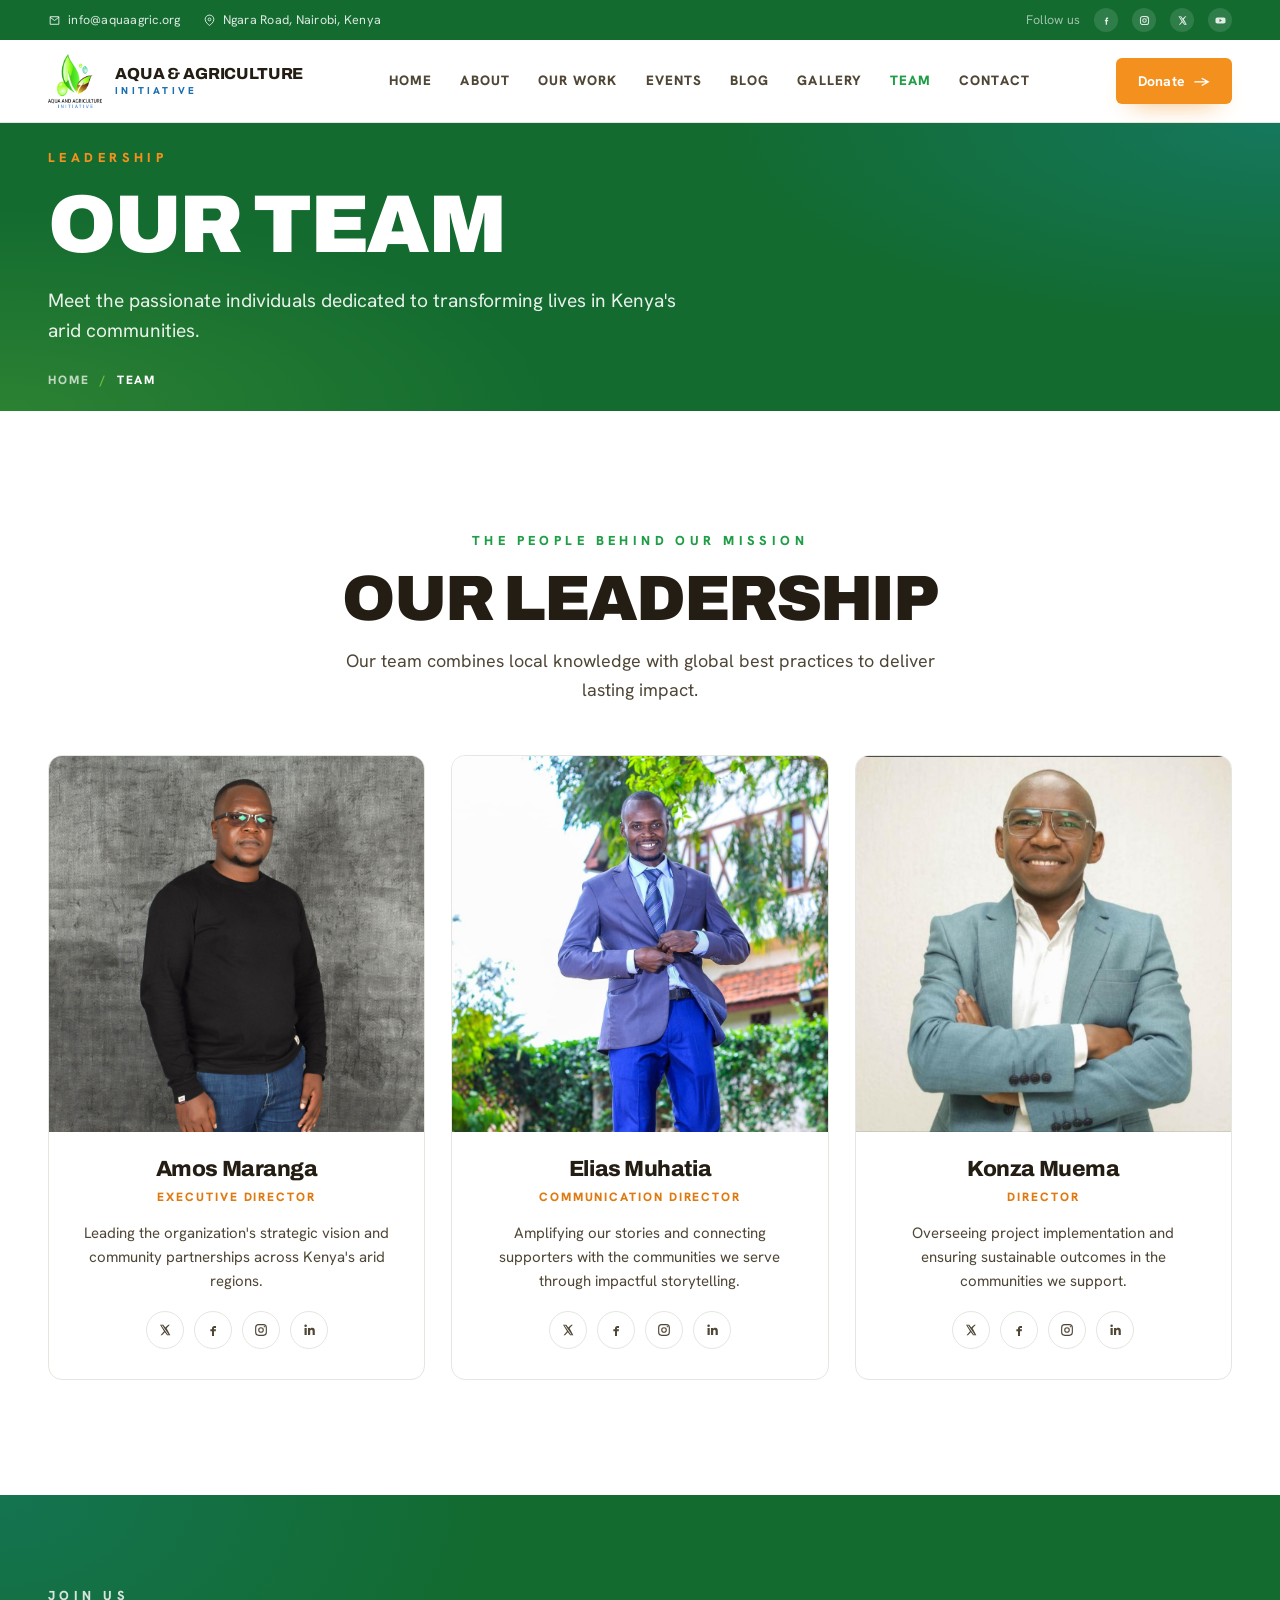
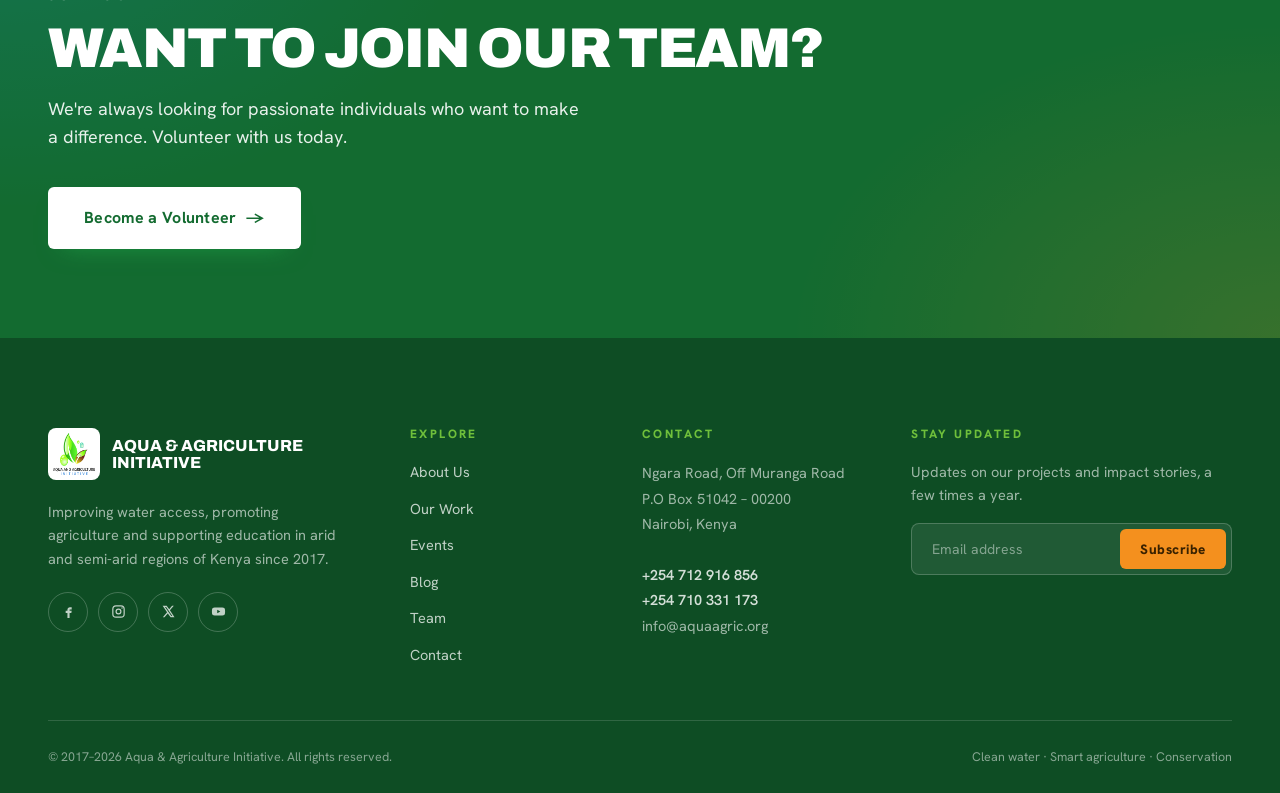
<file: team.html>
<!DOCTYPE html>
<html lang="en">
<head>
<meta charset="UTF-8">
<meta name="viewport" content="width=device-width, initial-scale=1.0">
<title>Our Team | Aqua &amp; Agriculture Initiative</title>
<meta name="description" content="Meet the dedicated team behind Aqua & Agriculture Initiative, working to bring clean water and sustainable agriculture to Kenya's arid communities.">
<meta name="keywords" content="team, Aqua AI, NGO leadership, Kenya charity">
<meta property="og:title" content="Our Team | Aqua &amp; Agriculture Initiative">
<meta property="og:description" content="Meet the passionate leaders driving our mission to transform communities.">
<meta property="og:type" content="website">
<link rel="icon" type="image/png" href="assets/img/favicon.png">
<link href="assets/vendor/bootstrap-icons/bootstrap-icons.css" rel="stylesheet">
<link rel="stylesheet" href="assets/css/style.css">
</head>
<body>

<!-- ===================== TOP BAR ===================== -->
<div class="topbar">
  <div class="tb-left">
    <span class="it"><svg viewBox="0 0 24 24" fill="none" stroke="currentColor" stroke-width="1.8"><path d="M4 5h16v14H4z"/><path d="m4 6 8 6 8-6"/></svg> info@aquaagric.org</span>
    <span class="it addr"><svg viewBox="0 0 24 24" fill="none" stroke="currentColor" stroke-width="1.8"><path d="M20 10c0 6-8 11-8 11s-8-5-8-11a8 8 0 0 1 16 0Z"/><circle cx="12" cy="10" r="2.6"/></svg> Ngara Road, Nairobi, Kenya</span>
  </div>
  <div class="tb-right">
    <span style="opacity:.7">Follow us</span>
    <a href="https://www.facebook.com/towardsbetterenvironment" target="_blank" rel="noopener" aria-label="Facebook"><svg viewBox="0 0 24 24" fill="currentColor"><path d="M13.5 9H15V6.6h-1.7c-1.6 0-2.8 1.2-2.8 2.8V11H9v2.4h1.5V20h2.5v-6.6h1.8l.4-2.4h-2.2V9.6c0-.3.3-.6.6-.6Z"/></svg></a>
    <a href="#" aria-label="Instagram"><svg viewBox="0 0 24 24" fill="none" stroke="currentColor" stroke-width="1.9"><rect x="4.5" y="4.5" width="15" height="15" rx="4.5"/><circle cx="12" cy="12" r="3.3"/><circle cx="16.8" cy="7.2" r="1" fill="currentColor" stroke="none"/></svg></a>
    <a href="#" aria-label="X"><svg viewBox="0 0 24 24" fill="currentColor"><path d="M17 4h2.2l-4.8 5.5L20 20h-4.8l-3.5-4.6L7.5 20H5.3l5.2-6L4.5 4h4.9l3.1 4.2L17 4Zm-.8 14.6h1.2L8 5.3H6.7l9.5 13.3Z"/></svg></a>
    <a href="https://www.youtube.com/@aquaandagricultureinitiati8191" target="_blank" rel="noopener" aria-label="YouTube"><svg viewBox="0 0 24 24" fill="currentColor"><path d="M21 8.4a2.4 2.4 0 0 0-1.7-1.7C17.8 6.3 12 6.3 12 6.3s-5.8 0-7.3.4A2.4 2.4 0 0 0 3 8.4 25 25 0 0 0 2.7 12 25 25 0 0 0 3 15.6a2.4 2.4 0 0 0 1.7 1.7c1.5.4 7.3.4 7.3.4s5.8 0 7.3-.4a2.4 2.4 0 0 0 1.7-1.7 25 25 0 0 0 .3-3.6 25 25 0 0 0-.3-3.6ZM10.2 14.6V9.4l4.4 2.6-4.4 2.6Z"/></svg></a>
  </div>
</div>

<!-- ===================== NAV ===================== -->
<header class="nav" id="nav">
  <a class="brand" href="./" aria-label="Aqua and Agriculture Initiative home">
    <img src="assets/img/logo_top.png" alt="Aqua &amp; Agriculture Initiative">
    <span class="bt"><b>Aqua &amp; Agriculture</b><span>Initiative</span></span>
  </a>
  <nav class="nav-links" aria-label="Primary">
    <a href="./">Home</a>
    <a href="about">About</a>
    <a href="projects">Our Work</a>
    <a href="events">Events</a>
    <a href="blog">Blog</a>
    <a href="gallery">Gallery</a>
    <a class="active" href="team">Team</a>
    <a href="contact">Contact</a>
  </nav>
  <div class="nav-cta">
    <a class="btn orange" href="action">Donate <span class="arr">→</span></a>
    <button class="burger" aria-label="Open menu"><span></span><span></span><span></span></button>
  </div>
</header>

<div class="mobile-sheet" id="sheet">
  <a href="./">Home</a>
  <a href="about">About</a>
  <a href="projects">Our Work</a>
  <a href="events">Events</a>
  <a href="blog">Blog</a>
  <a href="gallery">Gallery</a>
  <a class="active" href="team">Team</a>
  <a href="contact">Contact</a>
  <a class="btn orange" href="action" style="margin-top:14px;justify-content:center">Donate Now <span class="arr">→</span></a>
</div>

<!-- ===================== PAGE HEADER ===================== -->
<section class="pagehead">
  <div class="wrap">
    <span class="kicker">Leadership</span>
    <h1>Our Team</h1>
    <p>Meet the passionate individuals dedicated to transforming lives in Kenya's arid communities.</p>
    <div class="crumbs"><a href="./">Home</a><span class="sep">/</span><span class="cur">Team</span></div>
  </div>
</section>

<!-- ===================== TEAM ===================== -->
<section class="section">
  <div class="wrap">
    <div class="shead center rv" style="margin-bottom:clamp(36px,4vw,56px)">
      <span class="kicker">The People Behind Our Mission</span>
      <h2 class="h2">Our Leadership</h2>
      <p>Our team combines local knowledge with global best practices to deliver lasting impact.</p>
    </div>
    <div class="team-grid">
      <article class="member rv">
        <div class="ph"><img src="assets/img/team/amos.jpg" alt="Amos Maranga - Executive Director"></div>
        <div class="mc">
          <h4>Amos Maranga</h4>
          <span class="role">Executive Director</span>
          <p>Leading the organization's strategic vision and community partnerships across Kenya's arid regions.</p>
          <div class="social">
            <a href="#" aria-label="X"><svg viewBox="0 0 24 24" fill="currentColor"><path d="M17 4h2.2l-4.8 5.5L20 20h-4.8l-3.5-4.6L7.5 20H5.3l5.2-6L4.5 4h4.9l3.1 4.2L17 4Zm-.8 14.6h1.2L8 5.3H6.7l9.5 13.3Z"/></svg></a>
            <a href="https://www.facebook.com/towardsbetterenvironment" target="_blank" rel="noopener" aria-label="Facebook"><svg viewBox="0 0 24 24" fill="currentColor"><path d="M14 9h2.5V6H14c-2 0-3.5 1.5-3.5 3.5V11H8v3h2.5v7h3v-7H16l.5-3h-3V9.5c0-.3.2-.5.5-.5Z"/></svg></a>
            <a href="#" aria-label="Instagram"><svg viewBox="0 0 24 24" fill="none" stroke="currentColor" stroke-width="1.7"><rect x="4" y="4" width="16" height="16" rx="4.5"/><circle cx="12" cy="12" r="3.4"/><circle cx="17" cy="7" r="1" fill="currentColor" stroke="none"/></svg></a>
            <a href="#" aria-label="LinkedIn"><svg viewBox="0 0 24 24" fill="currentColor"><path d="M6.94 7.5a1.94 1.94 0 1 1 0-3.88 1.94 1.94 0 0 1 0 3.88ZM5.3 9h3.3v10.5H5.3V9Zm5.2 0h3.16v1.43h.05c.44-.83 1.5-1.7 3.1-1.7 3.3 0 3.9 2.17 3.9 5v5.77h-3.3v-5.12c0-1.22-.02-2.8-1.7-2.8-1.7 0-1.96 1.33-1.96 2.7v5.22h-3.3V9Z"/></svg></a>
          </div>
        </div>
      </article>
      <article class="member rv d1">
        <div class="ph"><img src="assets/img/team/elias.jpg" alt="Elias Muhatia - Communication Director"></div>
        <div class="mc">
          <h4>Elias Muhatia</h4>
          <span class="role">Communication Director</span>
          <p>Amplifying our stories and connecting supporters with the communities we serve through impactful storytelling.</p>
          <div class="social">
            <a href="#" aria-label="X"><svg viewBox="0 0 24 24" fill="currentColor"><path d="M17 4h2.2l-4.8 5.5L20 20h-4.8l-3.5-4.6L7.5 20H5.3l5.2-6L4.5 4h4.9l3.1 4.2L17 4Zm-.8 14.6h1.2L8 5.3H6.7l9.5 13.3Z"/></svg></a>
            <a href="https://www.facebook.com/towardsbetterenvironment" target="_blank" rel="noopener" aria-label="Facebook"><svg viewBox="0 0 24 24" fill="currentColor"><path d="M14 9h2.5V6H14c-2 0-3.5 1.5-3.5 3.5V11H8v3h2.5v7h3v-7H16l.5-3h-3V9.5c0-.3.2-.5.5-.5Z"/></svg></a>
            <a href="#" aria-label="Instagram"><svg viewBox="0 0 24 24" fill="none" stroke="currentColor" stroke-width="1.7"><rect x="4" y="4" width="16" height="16" rx="4.5"/><circle cx="12" cy="12" r="3.4"/><circle cx="17" cy="7" r="1" fill="currentColor" stroke="none"/></svg></a>
            <a href="#" aria-label="LinkedIn"><svg viewBox="0 0 24 24" fill="currentColor"><path d="M6.94 7.5a1.94 1.94 0 1 1 0-3.88 1.94 1.94 0 0 1 0 3.88ZM5.3 9h3.3v10.5H5.3V9Zm5.2 0h3.16v1.43h.05c.44-.83 1.5-1.7 3.1-1.7 3.3 0 3.9 2.17 3.9 5v5.77h-3.3v-5.12c0-1.22-.02-2.8-1.7-2.8-1.7 0-1.96 1.33-1.96 2.7v5.22h-3.3V9Z"/></svg></a>
          </div>
        </div>
      </article>
      <article class="member rv d2">
        <div class="ph"><img src="assets/img/team/konza.jpeg" alt="Konza Muema - Director"></div>
        <div class="mc">
          <h4>Konza Muema</h4>
          <span class="role">Director</span>
          <p>Overseeing project implementation and ensuring sustainable outcomes in the communities we support.</p>
          <div class="social">
            <a href="#" aria-label="X"><svg viewBox="0 0 24 24" fill="currentColor"><path d="M17 4h2.2l-4.8 5.5L20 20h-4.8l-3.5-4.6L7.5 20H5.3l5.2-6L4.5 4h4.9l3.1 4.2L17 4Zm-.8 14.6h1.2L8 5.3H6.7l9.5 13.3Z"/></svg></a>
            <a href="https://www.facebook.com/towardsbetterenvironment" target="_blank" rel="noopener" aria-label="Facebook"><svg viewBox="0 0 24 24" fill="currentColor"><path d="M14 9h2.5V6H14c-2 0-3.5 1.5-3.5 3.5V11H8v3h2.5v7h3v-7H16l.5-3h-3V9.5c0-.3.2-.5.5-.5Z"/></svg></a>
            <a href="#" aria-label="Instagram"><svg viewBox="0 0 24 24" fill="none" stroke="currentColor" stroke-width="1.7"><rect x="4" y="4" width="16" height="16" rx="4.5"/><circle cx="12" cy="12" r="3.4"/><circle cx="17" cy="7" r="1" fill="currentColor" stroke="none"/></svg></a>
            <a href="#" aria-label="LinkedIn"><svg viewBox="0 0 24 24" fill="currentColor"><path d="M6.94 7.5a1.94 1.94 0 1 1 0-3.88 1.94 1.94 0 0 1 0 3.88ZM5.3 9h3.3v10.5H5.3V9Zm5.2 0h3.16v1.43h.05c.44-.83 1.5-1.7 3.1-1.7 3.3 0 3.9 2.17 3.9 5v5.77h-3.3v-5.12c0-1.22-.02-2.8-1.7-2.8-1.7 0-1.96 1.33-1.96 2.7v5.22h-3.3V9Z"/></svg></a>
          </div>
        </div>
      </article>
    </div>
  </div>
</section>

<!-- ===================== CTA BAND ===================== -->
<section class="cta-band">
  <div class="wrap rv">
    <span class="kicker light">Join Us</span>
    <h2 class="h2" style="margin-top:16px">Want to Join Our Team?</h2>
    <p>We're always looking for passionate individuals who want to make a difference. Volunteer with us today.</p>
    <div class="cta-actions">
      <a class="btn on-dark lg" href="action">Become a Volunteer <span class="arr">→</span></a>
    </div>
  </div>
</section>

<!-- ===================== FOOTER ===================== -->
<footer class="foot">
  <div class="wrap">
    <div class="foot-top">
      <div class="foot-brand">
        <div class="b"><img src="assets/img/logo_top.png" alt="Aqua &amp; Agriculture Initiative"><b>Aqua &amp; Agriculture<br>Initiative</b></div>
        <p>Improving water access, promoting agriculture and supporting education in arid and semi-arid regions of Kenya since 2017.</p>
        <div class="socials">
          <a href="https://www.facebook.com/towardsbetterenvironment" target="_blank" rel="noopener" aria-label="Facebook"><svg viewBox="0 0 24 24" fill="currentColor"><path d="M14 9h2.5V6H14c-2 0-3.5 1.5-3.5 3.5V11H8v3h2.5v7h3v-7H16l.5-3h-3V9.5c0-.3.2-.5.5-.5Z"/></svg></a>
          <a href="#" aria-label="Instagram"><svg viewBox="0 0 24 24" fill="none" stroke="currentColor" stroke-width="1.7"><rect x="4" y="4" width="16" height="16" rx="4.5"/><circle cx="12" cy="12" r="3.4"/><circle cx="17" cy="7" r="1" fill="currentColor" stroke="none"/></svg></a>
          <a href="#" aria-label="X"><svg viewBox="0 0 24 24" fill="currentColor"><path d="M17 4h2.5l-5.5 6.3L20.5 20H15l-4-5.2L6.3 20H4l6-6.8L3.7 4H9.4l3.6 4.8L17 4Zm-1 14.4h1.4L8.6 5.5H7L16 18.4Z"/></svg></a>
          <a href="https://www.youtube.com/@aquaandagricultureinitiati8191" target="_blank" rel="noopener" aria-label="YouTube"><svg viewBox="0 0 24 24" fill="currentColor"><path d="M21 8.4a2.4 2.4 0 0 0-1.7-1.7C17.8 6.3 12 6.3 12 6.3s-5.8 0-7.3.4A2.4 2.4 0 0 0 3 8.4 25 25 0 0 0 2.7 12 25 25 0 0 0 3 15.6a2.4 2.4 0 0 0 1.7 1.7c1.5.4 7.3.4 7.3.4s5.8 0 7.3-.4a2.4 2.4 0 0 0 1.7-1.7 25 25 0 0 0 .3-3.6 25 25 0 0 0-.3-3.6ZM10.2 14.6V9.4l4.4 2.6-4.4 2.6Z"/></svg></a>
        </div>
      </div>
      <div>
        <h4>Explore</h4>
        <ul>
          <li><a href="about">About Us</a></li>
          <li><a href="projects">Our Work</a></li>
          <li><a href="events">Events</a></li>
          <li><a href="blog">Blog</a></li>
          <li><a href="team">Team</a></li>
          <li><a href="contact">Contact</a></li>
        </ul>
      </div>
      <div>
        <h4>Contact</h4>
        <address class="contact">
          Ngara Road, Off Muranga Road<br>
          P.O Box 51042 – 00200<br>
          Nairobi, Kenya<br><br>
          <b>+254 712 916 856</b><br>
          <b>+254 710 331 173</b><br>
          info@aquaagric.org
        </address>
      </div>
      <div>
        <h4>Stay Updated</h4>
        <p style="font-size:14.5px;color:rgba(255,255,255,.6);line-height:1.6;margin:0">Updates on our projects and impact stories, a few times a year.</p>
        <form class="news">
          <input type="email" placeholder="Email address" aria-label="Email address" required>
          <button type="submit">Subscribe</button>
        </form>
      </div>
    </div>
    <div class="foot-bot">
      <span>© 2017–2026 Aqua &amp; Agriculture Initiative. All rights reserved.</span>
      <span>Clean water · Smart agriculture · Conservation</span>
    </div>
  </div>
</footer>

<a href="#" class="to-top" aria-label="Back to top"><i class="bi bi-arrow-up-short"></i></a>

<script src="assets/js/main.js"></script>
</body>
</html>
</file>
<file: assets/css/style.css>
/* ============================================================
   AQUA & AGRICULTURE INITIATIVE — Site design system
   Brand-true vivid palette · clean white · bold sans
   ============================================================ */

@import url('https://fonts.googleapis.com/css2?family=Archivo:wght@500;600;700;800;900&family=Hanken+Grotesk:wght@400;500;600;700;800&display=swap');

:root{
  /* --- brand palette, sampled from the logo --- */
  --green:        #1F9E47;   /* primary leaf green        */
  --green-bright: #6FBF3B;   /* fresh lime accent         */
  --green-deep:   #136B30;   /* deep green (footer/text)  */
  --green-ink:    #0E4D24;

  --blue:         #1C9AD6;   /* water droplet sky-blue    */
  --blue-deep:    #1A6FB0;   /* "initiative" blue / links */

  --orange:       #F4901E;   /* sprout / signature accent */
  --orange-deep:  #DE7A11;

  --ink:          #241D14;   /* warm near-black (wordmark)*/
  --ink-2:        #4F4636;
  --ink-3:        #857A66;

  --white:        #FFFFFF;
  --paper:        #F5F7F3;   /* faint cool-neutral wash   */
  --paper-2:      #ECF0EA;
  --line:         #E3E7DF;

  --shadow:    0 1px 2px rgba(20,40,24,.05), 0 16px 36px -22px rgba(20,40,24,.26);
  --shadow-lg: 0 2px 6px rgba(20,40,24,.06), 0 40px 80px -40px rgba(20,40,24,.40);

  --disp: 'Archivo', system-ui, sans-serif;
  --body: 'Hanken Grotesk', system-ui, -apple-system, sans-serif;

  --maxw: 1460px;
  --gut: clamp(20px, 4vw, 48px);
}

*{box-sizing:border-box}
html{scroll-behavior:smooth;overflow-x:hidden}
body{
  margin:0;background:var(--white);color:var(--ink);
  font-family:var(--body);font-size:17px;line-height:1.62;
  -webkit-font-smoothing:antialiased;text-rendering:optimizeLegibility;overflow-x:hidden;
}
img{display:block;max-width:100%}
a{color:inherit;text-decoration:none}
button{font-family:inherit;cursor:pointer}

/* ---------- type ---------- */
h1,h2,h3,h4{font-family:var(--disp);margin:0;line-height:1;letter-spacing:-.02em;font-weight:800}
.display{font-size:clamp(48px,8vw,118px);font-weight:900;line-height:.92;letter-spacing:-.035em;text-transform:uppercase}
.h2{font-size:clamp(34px,5vw,68px);font-weight:900;line-height:.98;letter-spacing:-.03em;text-transform:uppercase}
.h3{font-size:clamp(21px,2.2vw,28px);font-weight:800;letter-spacing:-.01em}
.lead{font-size:clamp(18px,1.5vw,22px);line-height:1.55;color:var(--ink-2);font-weight:400}

.kicker{
  font-family:var(--body);font-size:13px;font-weight:800;
  letter-spacing:.34em;text-transform:uppercase;color:var(--green);
  display:inline-block;
}
.kicker.spaced{letter-spacing:.5em}
.kicker.blue{color:var(--blue-deep)}
.kicker.orange{color:var(--orange-deep)}
.kicker.light{color:rgba(255,255,255,.82)}

/* ---------- layout ---------- */
.wrap{max-width:var(--maxw);margin:0 auto;padding-inline:var(--gut)}
.section{padding-block:clamp(74px,9vw,140px)}
.section.tight{padding-block:clamp(56px,6vw,96px)}

/* ---------- diagonal signature line ---------- */
.diag{position:relative;height:0;overflow:visible;pointer-events:none}
.diag::before{
  content:"";position:absolute;left:-4%;right:-4%;top:0;height:4px;
  background:linear-gradient(90deg,var(--orange),var(--green-bright));
  transform:rotate(-1.3deg);transform-origin:left center;border-radius:4px;
}

/* ---------- buttons ---------- */
.btn{
  --bg:var(--green);--fg:#fff;
  display:inline-flex;align-items:center;gap:.6em;
  background:var(--bg);color:var(--fg);
  font-family:var(--body);font-weight:700;font-size:15px;letter-spacing:.02em;
  padding:15px 28px;border:none;border-radius:6px;
  transition:transform .22s cubic-bezier(.2,.7,.3,1), box-shadow .22s, background .22s, color .22s;
  box-shadow:0 12px 26px -16px rgba(31,158,71,.95);
}
.btn:hover{transform:translateY(-2px)}
.btn .arr{transition:transform .3s}
.btn:hover .arr{transform:translateX(4px)}
.btn.orange{--bg:var(--orange);box-shadow:0 12px 26px -16px rgba(244,144,30,.95)}
.btn.orange:hover{background:var(--orange-deep)}
.btn.blue{--bg:var(--blue);box-shadow:0 12px 26px -16px rgba(28,154,214,.95)}
.btn.ghost{--bg:transparent;--fg:var(--ink);border:2px solid currentColor;box-shadow:none}
.btn.ghost:hover{background:var(--ink);color:#fff;border-color:var(--ink)}
.btn.on-dark{--bg:#fff;--fg:var(--green-deep)}
.btn.ghost.on-dark{--bg:transparent;--fg:#fff;border-color:rgba(255,255,255,.6)}
.btn.ghost.on-dark:hover{background:#fff;color:var(--green-deep);border-color:#fff}
.btn.lg{padding:18px 36px;font-size:16px}

.alink{
  display:inline-flex;align-items:center;gap:.55em;
  font-family:var(--body);font-weight:800;font-size:12.5px;letter-spacing:.16em;text-transform:uppercase;
  color:var(--green);padding-bottom:4px;position:relative;
}
.alink::after{content:"";position:absolute;left:0;bottom:0;height:2px;width:100%;background:currentColor;transform:scaleX(.32);transform-origin:left;transition:transform .3s}
.alink:hover::after{transform:scaleX(1)}
.alink .arr{transition:transform .25s}
.alink:hover .arr{transform:translateX(3px)}
.alink.orange{color:var(--orange-deep)}
.alink.blue{color:var(--blue-deep)}
.alink.light{color:#fff}

/* ============================================================
   TOP BAR + NAV
   ============================================================ */
.topbar{
  background:var(--green-deep);color:rgba(255,255,255,.85);
  font-size:12.5px;letter-spacing:.02em;
  display:flex;justify-content:space-between;align-items:center;
  padding:8px var(--gut);gap:20px;position:relative;z-index:60;
}
.topbar a{color:inherit;transition:color .2s}
.topbar a:hover{color:#fff}
.topbar .tb-left{display:flex;gap:22px;align-items:center}
.topbar .tb-left .it{display:flex;gap:7px;align-items:center}
.topbar .tb-right{display:flex;gap:14px;align-items:center}
.topbar .tb-right a{display:grid;place-items:center;width:24px;height:24px;border-radius:50%;background:rgba(255,255,255,.12)}
.topbar svg{width:13px;height:13px}
@media (max-width:760px){.topbar .tb-left .it.addr{display:none}.topbar .tb-right>span{display:none}}

.nav{
  position:sticky;top:0;z-index:55;
  display:flex;align-items:center;justify-content:space-between;gap:24px;
  background:#fff;padding:14px var(--gut);
  border-bottom:1px solid var(--line);
  transition:box-shadow .3s, padding .3s;
}
.nav.solid{box-shadow:var(--shadow);padding-block:10px}
.brand{display:flex;align-items:center;gap:13px;flex-shrink:0}
.brand img{height:54px;width:auto;transition:height .3s}
.nav.solid .brand img{height:46px}
.brand .bt{display:flex;flex-direction:column;line-height:1.05}
.brand .bt b{font-family:var(--disp);font-weight:800;font-size:16px;letter-spacing:-.01em;color:var(--ink);text-transform:uppercase}
.brand .bt span{font-family:var(--body);font-size:10px;font-weight:800;letter-spacing:.32em;text-transform:uppercase;color:var(--blue-deep);margin-top:3px}
.nav-links{display:flex;align-items:center;gap:2px}
.nav-links a{
  font-family:var(--body);font-size:13.5px;font-weight:800;letter-spacing:.08em;text-transform:uppercase;
  color:var(--ink-2);padding:10px 13px;border-radius:6px;transition:color .2s,background .2s;
}
.nav-links a:hover{color:var(--green);background:var(--paper)}
.nav-links a.active{color:var(--green)}
.nav-cta{display:flex;align-items:center;gap:12px}
.nav .btn{padding:12px 22px;font-size:14px}
.burger{display:none;background:none;border:none;width:44px;height:44px;border-radius:10px}
.burger span{display:block;width:23px;height:2.5px;background:var(--ink);margin:5px auto;border-radius:2px;transition:.3s}

.mobile-sheet{position:fixed;inset:0;z-index:54;background:#fff;display:flex;flex-direction:column;justify-content:center;gap:4px;padding:0 40px;transform:translateY(-100%);transition:transform .5s cubic-bezier(.5,0,.2,1)}
.mobile-sheet.open{transform:none}
.mobile-sheet a{font-family:var(--disp);font-weight:800;font-size:26px;text-transform:uppercase;letter-spacing:-.01em;color:var(--ink);padding:12px 0;border-bottom:1px solid var(--line)}
.mobile-sheet a.active{color:var(--green)}
.mobile-sheet .btn{font-size:16px;border:none;color:#fff}
@media (min-width:1081px){.mobile-sheet{display:none}}

/* ============================================================
   HERO (home)
   ============================================================ */
.hero{position:relative;min-height:clamp(620px,92vh,940px);display:flex;align-items:flex-end;color:#fff;isolation:isolate;overflow:hidden}
.hero-media{position:absolute;inset:0;z-index:-2}
.hero-media img{width:100%;height:100%;object-fit:cover;transform:scale(1.06);animation:hz 18s ease-out forwards}
@keyframes hz{to{transform:scale(1)}}
.hero-media::after{content:"";position:absolute;inset:0;background:
  linear-gradient(180deg,rgba(14,40,24,.45) 0%,rgba(14,40,24,.05) 30%,rgba(14,40,24,.35) 60%,rgba(11,34,20,.92) 100%),
  linear-gradient(90deg,rgba(11,34,20,.7) 0%,rgba(11,34,20,0) 55%);}
.hero-inner{width:100%;max-width:var(--maxw);margin:0 auto;padding:0 var(--gut) clamp(54px,7vw,92px)}
.hero .kicker{color:var(--orange);margin-bottom:20px}
.hero h1{max-width:18ch;text-shadow:0 4px 40px rgba(0,0,0,.3)}
.hero h1 .w{color:var(--green-bright)}
.hero p{max-width:50ch;color:rgba(255,255,255,.92);margin:26px 0 0;font-size:clamp(17px,1.5vw,21px);line-height:1.55}
.hero-tabs{display:flex;flex-wrap:wrap;gap:34px;margin-top:38px;padding-top:30px;border-top:1px solid rgba(255,255,255,.22)}
.hero-tab{display:flex;flex-direction:column;gap:6px}
.hero-tab .n{font-family:var(--disp);font-weight:900;font-size:13px;letter-spacing:.3em;color:var(--orange)}
.hero-tab .t{font-family:var(--disp);font-weight:800;font-size:clamp(17px,1.6vw,21px);text-transform:uppercase;letter-spacing:-.01em}
.hero-tab .t .arr{color:var(--green-bright);transition:transform .25s;display:inline-block}
.hero-tab:hover .t .arr{transform:translateX(5px)}
.hero-actions{display:flex;flex-wrap:wrap;gap:14px;margin-top:34px}
.scrollcue{position:absolute;right:var(--gut);bottom:clamp(54px,7vw,92px);z-index:1;writing-mode:vertical-rl;font-size:11px;letter-spacing:.34em;text-transform:uppercase;color:rgba(255,255,255,.7);display:flex;align-items:center;gap:14px;font-weight:700}
.scrollcue::after{content:"";width:1px;height:50px;background:linear-gradient(rgba(255,255,255,.7),transparent);animation:cue 2.4s ease-in-out infinite}
@keyframes cue{0%,100%{transform:scaleY(.4);transform-origin:top;opacity:.4}50%{transform:scaleY(1);opacity:1}}

/* ============================================================
   PAGE BANNER (inner pages)
   ============================================================ */
.pagehead{position:relative;color:#fff;isolation:isolate;overflow:hidden;background:var(--green-deep)}
.pagehead::before{content:"";position:absolute;inset:0;opacity:.55;background:
  radial-gradient(80% 130% at 100% 0%,rgba(28,154,214,.5),transparent 55%),
  radial-gradient(80% 130% at 0% 100%,rgba(111,191,59,.5),transparent 55%);}
.pagehead .wrap{position:relative;padding-block:clamp(12px,2.5vw,20px)}
.pagehead .kicker{color:var(--orange);margin-bottom:18px}
.pagehead h1{font-size:clamp(40px,6.4vw,90px);font-weight:900;line-height:.95;letter-spacing:-.03em;text-transform:uppercase;color:#fff}
.pagehead p{max-width:60ch;color:rgba(255,255,255,.9);margin:22px 0 0;font-size:clamp(17px,1.5vw,20px);line-height:1.55}
.crumbs{margin-top:26px;font-family:var(--body);font-weight:800;font-size:12px;letter-spacing:.16em;text-transform:uppercase;color:rgba(255,255,255,.7);display:flex;gap:10px;align-items:center}
.crumbs a:hover{color:#fff}
.crumbs .sep{color:var(--green-bright)}
.crumbs .cur{color:#fff}

/* ---------- generic section header ---------- */
.shead{max-width:60ch}
.shead.center{margin-inline:auto;text-align:center}
.shead h2{margin-top:14px;color:var(--ink)}
.shead p{margin-top:16px;color:var(--ink-2);font-size:clamp(17px,1.4vw,19px)}

/* ============================================================
   FEATURED PROJECT band
   ============================================================ */
.feature{background:var(--green);color:#fff;position:relative;overflow:hidden}
.feature::before{content:"";position:absolute;inset:0;opacity:.5;background:
  radial-gradient(90% 130% at 100% 0%,rgba(28,154,214,.45),transparent 55%),
  radial-gradient(80% 130% at 0% 100%,rgba(111,191,59,.5),transparent 55%);}
.feature .wrap{position:relative;display:grid;grid-template-columns:1.1fr .9fr;gap:clamp(36px,5vw,72px);align-items:center;padding-block:clamp(56px,6vw,84px)}
.feature .ft-txt .kicker{color:var(--orange);margin-bottom:18px}
.feature .ft-txt h2{color:#fff;font-size:clamp(30px,4vw,54px)}
.feature .ft-txt p{color:rgba(255,255,255,.9);margin:22px 0 32px;max-width:46ch;font-size:18px}
.feature .ft-media{position:relative;border-radius:12px;overflow:hidden;aspect-ratio:5/4;box-shadow:var(--shadow-lg)}
.feature .ft-media img{width:100%;height:100%;object-fit:cover}
.feature .ft-media .ribbon{position:absolute;top:18px;left:18px;background:var(--orange);color:#3a2200;font-family:var(--disp);font-weight:900;font-size:12px;letter-spacing:.18em;text-transform:uppercase;padding:8px 15px;border-radius:5px}

/* ============================================================
   MISSION STRIP (rotating verbs)
   ============================================================ */
.strip{background:var(--white)}
.strip .wrap{text-align:center;max-width:1000px}
.strip .we{font-family:var(--disp);font-weight:900;text-transform:uppercase;letter-spacing:-.03em;line-height:1.02;font-size:clamp(30px,4.6vw,60px);color:var(--ink)}
.strip .rot{position:relative;display:inline-block;min-width:3ch;vertical-align:bottom;height:1.05em;overflow:hidden}
.strip .rot span{position:absolute;left:50%;transform:translateX(-50%);white-space:nowrap;opacity:0;color:var(--green)}
.strip .rot span.cur{opacity:1;color:var(--green)}
.strip .rot span.c-blue{color:var(--blue-deep)}
.strip .rot span.c-orange{color:var(--orange-deep)}
.strip .sub{margin-top:26px;color:var(--ink-2);font-size:clamp(17px,1.4vw,20px)}

/* ============================================================
   VISION / MISSION split (home)
   ============================================================ */
.vm{background:var(--paper);padding-block:clamp(48px,6vw,84px)}
.vm .wrap{display:grid;grid-template-columns:1fr 1fr;gap:0;border:1px solid var(--line);border-radius:16px;overflow:hidden;background:#fff;box-shadow:var(--shadow)}
.vm-cell{padding:clamp(30px,3.2vw,44px);position:relative;display:flex;gap:clamp(18px,1.8vw,26px);align-items:flex-start}
.vm-cell + .vm-cell{border-left:1px solid var(--line)}
.vm-cell .ic{flex:0 0 auto;width:54px;height:54px;border-radius:12px;display:grid;place-items:center;color:#fff}
.vm-cell.v .ic{background:var(--blue)}
.vm-cell.m .ic{background:var(--green)}
.vm-cell .ic svg{width:27px;height:27px}
.vm-cell .vm-body{padding-top:4px}
.vm-cell h3{font-size:clamp(22px,2.4vw,30px);text-transform:uppercase;letter-spacing:-.01em;color:var(--ink)}
.vm-cell p{margin:12px 0 0;color:var(--ink-2);font-size:18px;line-height:1.6}
.vm-cell .tag{font-family:var(--body);font-weight:800;font-size:12px;letter-spacing:.26em;text-transform:uppercase;color:var(--ink-3);margin-bottom:6px;display:block}

/* ============================================================
   PROJECTS / CARD GRID (home + Our Work)
   ============================================================ */
.projects .head{display:flex;justify-content:space-between;align-items:flex-end;gap:30px;flex-wrap:wrap;margin-bottom:clamp(36px,4vw,56px)}
.projects .head h2{margin-top:16px;max-width:16ch}
.proj-grid{display:grid;grid-template-columns:repeat(3,1fr);gap:26px}
.proj{background:#fff;border:1px solid var(--line);border-radius:12px;overflow:hidden;display:flex;flex-direction:column;transition:transform .35s cubic-bezier(.2,.7,.3,1),box-shadow .35s,border-color .35s}
.proj:hover{transform:translateY(-6px);box-shadow:var(--shadow-lg);border-color:transparent}
.proj .pm{position:relative;overflow:hidden;aspect-ratio:16/11}
.proj .pm img{width:100%;height:100%;object-fit:cover;transition:transform .7s cubic-bezier(.2,.7,.3,1)}
.proj:hover .pm img{transform:scale(1.06)}
.proj .status{position:absolute;top:14px;left:14px;font-family:var(--disp);font-weight:900;font-size:11px;letter-spacing:.16em;text-transform:uppercase;padding:7px 12px;border-radius:5px;color:#fff}
.proj .status.done{background:var(--green)}
.proj .status.current{background:var(--blue)}
.proj .status.response{background:var(--orange);color:#3a2200}
.proj .pc{padding:26px 26px 30px;display:flex;flex-direction:column;flex:1}
.proj .loc{font-family:var(--body);font-weight:800;font-size:12px;letter-spacing:.14em;text-transform:uppercase;color:var(--ink-3);display:flex;gap:8px;align-items:center;margin-bottom:12px}
.proj .loc .pin{color:var(--orange-deep)}
.proj h3{font-size:23px;color:var(--ink)}
.proj p{color:var(--ink-2);font-size:15px;margin:12px 0 22px;line-height:1.55;flex:1}

/* Our Work — full project entries */
.work-grid{display:grid;grid-template-columns:1fr 1fr;gap:26px}
.work{background:#fff;border:1px solid var(--line);border-radius:14px;overflow:hidden;display:flex;flex-direction:column;transition:transform .35s,box-shadow .35s,border-color .35s}
.work:hover{transform:translateY(-5px);box-shadow:var(--shadow-lg);border-color:transparent}
.work .pm{position:relative;overflow:hidden;aspect-ratio:16/9}
.work .pm img{width:100%;height:100%;object-fit:cover;transition:transform .7s}
.work:hover .pm img{transform:scale(1.05)}
.work .status{position:absolute;top:14px;left:14px;font-family:var(--disp);font-weight:900;font-size:11px;letter-spacing:.16em;text-transform:uppercase;padding:7px 12px;border-radius:5px;color:#fff}
.work .status.done{background:var(--green)}
.work .status.current{background:var(--blue)}
.work .status.response{background:var(--orange);color:#3a2200}
.work .pc{padding:30px clamp(24px,3vw,38px) 34px}
.work .meta{font-family:var(--body);font-weight:800;font-size:12px;letter-spacing:.14em;text-transform:uppercase;color:var(--orange-deep);margin-bottom:12px}
.work h3{font-size:clamp(22px,2.4vw,28px);color:var(--ink)}
.work p{color:var(--ink-2);font-size:16px;margin:14px 0 0;line-height:1.65}
@media (max-width:920px){.work-grid{grid-template-columns:1fr}}

/* ============================================================
   APPROACH (focus areas, circular imagery)
   ============================================================ */
.approach{background:var(--green-deep);color:#fff;position:relative;overflow:hidden}
.approach::before{content:"";position:absolute;inset:0;opacity:.5;background:
  radial-gradient(70% 120% at 10% 0%,rgba(28,154,214,.4),transparent 55%),
  radial-gradient(70% 120% at 100% 100%,rgba(244,144,30,.3),transparent 55%);}
.approach .wrap{position:relative}
.approach .head{max-width:48ch;margin-bottom:clamp(40px,5vw,64px)}
.approach .head .kicker{color:var(--orange)}
.approach .head h2{color:#fff;margin-top:16px}
.approach .head p{color:rgba(255,255,255,.85);margin-top:18px;font-size:19px}
.ap-grid{display:grid;grid-template-columns:repeat(4,1fr);gap:30px}
.ap{text-align:center;display:flex;flex-direction:column;align-items:center}
.ap .ring{position:relative;width:148px;height:148px;border-radius:50%;overflow:hidden;margin-bottom:24px;box-shadow:0 0 0 3px rgba(255,255,255,.18),0 0 0 10px rgba(255,255,255,.06)}
.ap .ring img{width:100%;height:100%;object-fit:cover}
.ap .badge{position:absolute;bottom:-2px;right:-2px;width:48px;height:48px;border-radius:50%;display:grid;place-items:center;color:#fff;border:3px solid var(--green-deep)}
.ap:nth-child(1) .badge{background:var(--blue)}
.ap:nth-child(2) .badge{background:var(--green-bright)}
.ap:nth-child(3) .badge{background:var(--orange)}
.ap:nth-child(4) .badge{background:var(--blue-deep)}
.ap .badge svg{width:22px;height:22px}
.ap h3{font-size:20px;text-transform:uppercase;letter-spacing:-.005em;color:#fff}
.ap p{color:rgba(255,255,255,.8);font-size:14.5px;margin:12px 0 0;line-height:1.55;max-width:26ch}

/* ============================================================
   STATS
   ============================================================ */
.stats{background:#fff}
.stat-grid{display:grid;grid-template-columns:repeat(4,1fr);gap:0;border:1px solid var(--line);border-radius:14px;overflow:hidden}
.stat{padding:clamp(30px,3.4vw,48px);position:relative}
.stat + .stat{border-left:1px solid var(--line)}
.stat .num{font-family:var(--disp);font-weight:900;font-size:clamp(46px,5.4vw,78px);line-height:.95;letter-spacing:-.03em;color:var(--green)}
.stat:nth-child(2) .num{color:var(--blue)}
.stat:nth-child(3) .num{color:var(--orange-deep)}
.stat:nth-child(4) .num{color:var(--green-deep)}
.stat .num .u{font-size:.6em}
.stat .lbl{margin-top:14px;font-size:14px;color:var(--ink-2);font-weight:600;letter-spacing:.01em;max-width:20ch}

/* ============================================================
   GET INVOLVED / 3-up cards (home)
   ============================================================ */
.involve{background:var(--paper)}
.involve .head{text-align:center;max-width:46ch;margin:0 auto clamp(40px,5vw,60px)}
.involve .head h2{margin-top:16px}
.inv-grid{display:grid;grid-template-columns:repeat(3,1fr);gap:24px}
.inv{background:#fff;border:1px solid var(--line);border-radius:14px;padding:38px 34px;display:flex;flex-direction:column;transition:transform .35s,box-shadow .35s,border-color .35s;position:relative;overflow:hidden}
.inv::before{content:"";position:absolute;top:0;left:0;right:0;height:5px}
.inv.a::before{background:var(--orange)}
.inv.b::before{background:var(--blue)}
.inv.c::before{background:var(--green)}
.inv:hover{transform:translateY(-6px);box-shadow:var(--shadow-lg);border-color:transparent}
.inv .ic{width:56px;height:56px;border-radius:14px;display:grid;place-items:center;color:#fff;margin-bottom:24px}
.inv.a .ic{background:var(--orange)}
.inv.b .ic{background:var(--blue)}
.inv.c .ic{background:var(--green)}
.inv .ic svg{width:27px;height:27px}
.inv h3{font-size:24px;color:var(--ink)}
.inv p{color:var(--ink-2);font-size:15px;margin:13px 0 24px;line-height:1.55;flex:1}

/* ============================================================
   VMP cards (About: Vision / Mission / Purpose)
   ============================================================ */
.vmp-grid{display:grid;grid-template-columns:repeat(3,1fr);gap:24px}
.vmp{background:#fff;border:1px solid var(--line);border-radius:14px;padding:38px 34px;transition:transform .35s,box-shadow .35s,border-color .35s;position:relative;overflow:hidden}
.vmp::before{content:"";position:absolute;top:0;left:0;right:0;height:5px}
.vmp:nth-child(1)::before{background:var(--blue)}
.vmp:nth-child(2)::before{background:var(--green)}
.vmp:nth-child(3)::before{background:var(--orange)}
.vmp:hover{transform:translateY(-6px);box-shadow:var(--shadow-lg);border-color:transparent}
.vmp .ic{width:56px;height:56px;border-radius:14px;display:grid;place-items:center;color:#fff;margin-bottom:22px}
.vmp:nth-child(1) .ic{background:var(--blue)}
.vmp:nth-child(2) .ic{background:var(--green)}
.vmp:nth-child(3) .ic{background:var(--orange)}
.vmp .ic svg{width:27px;height:27px}
.vmp h3{font-size:22px;text-transform:uppercase;color:var(--ink)}
.vmp p{color:var(--ink-2);font-size:16px;margin:14px 0 0;line-height:1.6}
@media (max-width:920px){.vmp-grid{grid-template-columns:1fr}}

/* ---------- About story split ---------- */
.about-split{display:grid;grid-template-columns:1fr 1fr;gap:clamp(36px,5vw,72px);align-items:center}
.about-split .media{border-radius:14px;overflow:hidden;box-shadow:var(--shadow-lg);aspect-ratio:4/3}
.about-split .media img{width:100%;height:100%;object-fit:cover}
.about-split .body p{color:var(--ink-2);font-size:17px;line-height:1.7;margin:0 0 16px}
@media (max-width:920px){.about-split{grid-template-columns:1fr}.about-split .media{order:-1}}

/* ---------- Core values ---------- */
.values-grid{display:grid;grid-template-columns:repeat(4,1fr);gap:24px}
.value{background:#fff;border:1px solid var(--line);border-radius:14px;padding:32px 28px;text-align:center;transition:transform .35s,box-shadow .35s,border-color .35s}
.value:hover{transform:translateY(-5px);box-shadow:var(--shadow-lg);border-color:transparent}
.value .ic{width:58px;height:58px;border-radius:50%;display:grid;place-items:center;margin:0 auto 20px;background:var(--paper-2);color:var(--green)}
.value:nth-child(2) .ic{color:var(--blue-deep)}
.value:nth-child(3) .ic{color:var(--orange-deep)}
.value:nth-child(4) .ic{color:var(--green-deep)}
.value .ic svg{width:26px;height:26px}
.value h4{font-size:18px;color:var(--ink)}
.value p{color:var(--ink-2);font-size:14.5px;margin:12px 0 0;line-height:1.55}
@media (max-width:1080px){.values-grid{grid-template-columns:1fr 1fr}}
@media (max-width:560px){.values-grid{grid-template-columns:1fr}}

/* ============================================================
   TEAM
   ============================================================ */
.team-grid{display:grid;grid-template-columns:repeat(3,1fr);gap:26px}
.member{background:#fff;border:1px solid var(--line);border-radius:14px;overflow:hidden;transition:transform .35s,box-shadow .35s,border-color .35s}
.member:hover{transform:translateY(-6px);box-shadow:var(--shadow-lg);border-color:transparent}
.member .ph{position:relative;overflow:hidden;aspect-ratio:1/1;background:var(--paper-2)}
.member .ph img{width:100%;height:100%;object-fit:cover;transition:transform .7s}
.member:hover .ph img{transform:scale(1.05)}
.member .mc{padding:26px 28px 30px;text-align:center}
.member h4{font-size:22px;color:var(--ink)}
.member .role{display:block;font-family:var(--body);font-weight:800;font-size:12px;letter-spacing:.16em;text-transform:uppercase;color:var(--orange-deep);margin-top:8px}
.member p{color:var(--ink-2);font-size:15px;margin:14px 0 18px;line-height:1.6}
.member .social{display:flex;justify-content:center;gap:10px}
.member .social a{width:38px;height:38px;border-radius:50%;border:1px solid var(--line);display:grid;place-items:center;color:var(--ink-2);transition:background .25s,color .25s,border-color .25s,transform .25s}
.member .social a:hover{background:var(--green);color:#fff;border-color:transparent;transform:translateY(-3px)}
.member .social svg{width:16px;height:16px}
@media (max-width:920px){.team-grid{grid-template-columns:1fr}}

/* ============================================================
   EVENTS
   ============================================================ */
.ev-grid{display:grid;grid-template-columns:repeat(3,1fr);gap:26px}
.ev{background:#fff;border:1px solid var(--line);border-radius:14px;overflow:hidden;display:flex;flex-direction:column;transition:transform .35s,box-shadow .35s,border-color .35s}
.ev:hover{transform:translateY(-6px);box-shadow:var(--shadow-lg);border-color:transparent}
.ev .pm{position:relative;overflow:hidden;aspect-ratio:16/10}
.ev .pm img{width:100%;height:100%;object-fit:cover;transition:transform .7s}
.ev:hover .pm img{transform:scale(1.05)}
.ev .date{position:absolute;top:14px;left:14px;background:#fff;border-radius:8px;text-align:center;padding:9px 13px;box-shadow:var(--shadow);line-height:1}
.ev .date .day{display:block;font-family:var(--disp);font-weight:900;font-size:24px;color:var(--green)}
.ev .date .month{display:block;font-family:var(--body);font-weight:800;font-size:11px;letter-spacing:.14em;text-transform:uppercase;color:var(--ink-3);margin-top:4px}
.ev.past .date .day{color:var(--ink-3)}
.ev .ec{padding:24px 26px 28px;display:flex;flex-direction:column;flex:1}
.ev .emeta{display:flex;flex-wrap:wrap;gap:8px 18px;font-family:var(--body);font-weight:700;font-size:12.5px;color:var(--ink-3);margin-bottom:12px}
.ev .emeta span{display:inline-flex;align-items:center;gap:6px}
.ev .emeta i{color:var(--green)}
.ev h3{font-size:21px;color:var(--ink)}
.ev p{color:var(--ink-2);font-size:15px;margin:12px 0 20px;line-height:1.55;flex:1}
@media (max-width:1080px){.ev-grid{grid-template-columns:1fr 1fr}}
@media (max-width:680px){.ev-grid{grid-template-columns:1fr}}

/* ============================================================
   BLOG
   ============================================================ */
.blog-layout{display:grid;grid-template-columns:1fr 340px;gap:clamp(30px,4vw,52px);align-items:start}
.blog-grid{display:grid;grid-template-columns:1fr 1fr;gap:26px}
.bentry{background:#fff;border:1px solid var(--line);border-radius:14px;overflow:hidden;display:flex;flex-direction:column;transition:transform .35s,box-shadow .35s,border-color .35s}
.bentry:hover{transform:translateY(-5px);box-shadow:var(--shadow-lg);border-color:transparent}
.bentry .pm{overflow:hidden;aspect-ratio:16/10}
.bentry .pm img{width:100%;height:100%;object-fit:cover;transition:transform .7s}
.bentry:hover .pm img{transform:scale(1.05)}
.bentry .bc{padding:24px 26px 28px;display:flex;flex-direction:column;flex:1}
.bentry .bmeta{display:flex;flex-wrap:wrap;gap:8px 16px;font-family:var(--body);font-weight:700;font-size:12.5px;color:var(--ink-3);margin-bottom:12px}
.bentry .bmeta span{display:inline-flex;align-items:center;gap:6px}
.bentry .bmeta i{color:var(--green)}
.bentry h3{font-size:20px;color:var(--ink);line-height:1.2}
.bentry p{color:var(--ink-2);font-size:15px;margin:12px 0 20px;line-height:1.55;flex:1}
.blog-sidebar{display:flex;flex-direction:column;gap:24px;position:sticky;top:96px}
.widget{background:#fff;border:1px solid var(--line);border-radius:14px;padding:26px 24px}
.widget h4{font-size:18px;color:var(--ink);margin-bottom:16px;text-transform:uppercase;letter-spacing:-.01em}
.widget p{color:var(--ink-2);font-size:14.5px;line-height:1.6;margin:0}
.widget .social-links{display:flex;gap:10px;margin-top:16px}
.widget .social-links a{width:38px;height:38px;border-radius:50%;border:1px solid var(--line);display:grid;place-items:center;color:var(--ink-2);transition:background .25s,color .25s,border-color .25s}
.widget .social-links a:hover{background:var(--green);color:#fff;border-color:transparent}
.widget .social-links svg{width:16px;height:16px}
.widget ul{list-style:none;margin:0;padding:0;display:grid;gap:2px}
.widget ul li a{display:flex;justify-content:space-between;align-items:center;gap:10px;padding:11px 0;border-bottom:1px solid var(--line);font-size:15px;color:var(--ink-2);font-weight:600;transition:color .2s,padding .2s}
.widget ul li:last-child a{border-bottom:none}
.widget ul li a:hover{color:var(--green);padding-left:6px}
.widget ul li a span{color:var(--ink-3);font-size:13px;font-weight:700}
.widget .wcontact{list-style:none;margin:0;padding:0;display:grid;gap:14px}
.widget .wcontact li{display:flex;gap:11px;align-items:flex-start;font-size:14.5px;color:var(--ink-2);line-height:1.5}
.widget .wcontact i{color:var(--green);font-size:17px;margin-top:1px}
@media (max-width:980px){.blog-layout{grid-template-columns:1fr}.blog-sidebar{position:static}}
@media (max-width:600px){.blog-grid{grid-template-columns:1fr}}

/* ============================================================
   GALLERY
   ============================================================ */
.gallery-filters{display:flex;flex-wrap:wrap;gap:10px;justify-content:center;margin-bottom:clamp(30px,4vw,44px)}
.filter-btn{background:#fff;border:1px solid var(--line);color:var(--ink-2);font-family:var(--body);font-weight:800;font-size:12.5px;letter-spacing:.1em;text-transform:uppercase;padding:11px 22px;border-radius:50px;transition:background .25s,color .25s,border-color .25s}
.filter-btn:hover{border-color:var(--green);color:var(--green)}
.filter-btn.active{background:var(--green);color:#fff;border-color:transparent}
.gallery-grid{display:grid;grid-template-columns:repeat(3,1fr);gap:18px}
.gcard{position:relative;border-radius:12px;overflow:hidden;aspect-ratio:4/3;cursor:pointer;background:var(--paper-2)}
.gcard img{width:100%;height:100%;object-fit:cover;transition:transform .6s cubic-bezier(.2,.7,.3,1)}
.gcard:hover img{transform:scale(1.07)}
.gcard .ov{position:absolute;inset:0;display:flex;flex-direction:column;justify-content:flex-end;padding:22px;color:#fff;
  background:linear-gradient(180deg,rgba(11,40,22,0) 40%,rgba(11,40,22,.82) 100%);
  opacity:0;transition:opacity .35s}
.gcard:hover .ov{opacity:1}
.gcard .ov h4{font-size:19px;color:#fff}
.gcard .ov p{font-size:13px;color:rgba(255,255,255,.85);margin:6px 0 0;font-weight:600}
.gcard .zoom{position:absolute;top:14px;right:14px;width:40px;height:40px;border-radius:50%;background:rgba(255,255,255,.92);color:var(--green-deep);display:grid;place-items:center;opacity:0;transform:scale(.8);transition:opacity .3s,transform .3s}
.gcard:hover .zoom{opacity:1;transform:none}
.gcard .zoom i{font-size:17px}
@media (max-width:880px){.gallery-grid{grid-template-columns:1fr 1fr}}
@media (max-width:540px){.gallery-grid{grid-template-columns:1fr}}
.gallery-modal{position:fixed;inset:0;z-index:200;background:rgba(8,22,13,.92);display:none;align-items:center;justify-content:center;padding:40px}
.gallery-modal.open{display:flex}
.gallery-modal img{max-width:92vw;max-height:88vh;border-radius:8px;box-shadow:0 30px 80px -20px rgba(0,0,0,.6)}
.gallery-modal .close{position:absolute;top:24px;right:30px;font-size:40px;line-height:1;color:#fff;cursor:pointer;background:none;border:none;font-family:var(--disp)}

/* ============================================================
   CONTACT
   ============================================================ */
.contact-map{border-radius:14px;overflow:hidden;border:1px solid var(--line);box-shadow:var(--shadow);margin-bottom:clamp(30px,4vw,44px)}
.contact-map iframe{width:100%;height:380px;border:0;display:block}
.contact-layout{display:grid;grid-template-columns:360px 1fr;gap:clamp(28px,4vw,46px);align-items:start}
.info{display:grid;gap:18px}
.info-item{background:#fff;border:1px solid var(--line);border-radius:14px;padding:26px;display:flex;gap:18px;align-items:flex-start;transition:transform .3s,box-shadow .3s,border-color .3s}
.info-item:hover{transform:translateY(-4px);box-shadow:var(--shadow);border-color:transparent}
.info-item .ic{flex-shrink:0;width:50px;height:50px;border-radius:12px;display:grid;place-items:center;background:var(--paper-2);color:var(--green)}
.info-item:nth-child(2) .ic{color:var(--blue-deep)}
.info-item:nth-child(3) .ic{color:var(--orange-deep)}
.info-item .ic svg{width:23px;height:23px}
.info-item h4{font-size:17px;color:var(--ink);text-transform:uppercase;letter-spacing:-.005em}
.info-item p{color:var(--ink-2);font-size:15px;margin:8px 0 0;line-height:1.6}
.contact-form{background:#fff;border:1px solid var(--line);border-radius:16px;padding:clamp(28px,4vw,44px);box-shadow:var(--shadow)}
.contact-form h3{font-size:24px;color:var(--ink);margin-bottom:24px;text-transform:uppercase;letter-spacing:-.01em}
.form-grid{display:grid;grid-template-columns:1fr 1fr;gap:16px}
.form-grid .full{grid-column:1 / -1}
.contact-form input,.contact-form textarea{width:100%;font-family:var(--body);font-size:15px;color:var(--ink);background:var(--paper);border:1px solid var(--line);border-radius:8px;padding:14px 16px;transition:border-color .25s,background .25s}
.contact-form input:focus,.contact-form textarea:focus{outline:none;border-color:var(--green);background:#fff}
.contact-form textarea{resize:vertical;min-height:150px}
.contact-form button{margin-top:4px;display:inline-flex;align-items:center;gap:.6em;background:var(--green);color:#fff;border:none;border-radius:8px;padding:15px 30px;font-family:var(--body);font-weight:700;font-size:15px;transition:transform .22s,background .22s;box-shadow:0 12px 26px -16px rgba(31,158,71,.95)}
.contact-form button:hover{transform:translateY(-2px);background:var(--green-deep)}
.php-email-form .loading,.php-email-form .error-message,.php-email-form .sent-message{display:none;border-radius:8px;padding:14px 16px;font-size:14.5px;margin-bottom:6px}
.php-email-form .loading{background:var(--paper);color:var(--ink-2)}
.php-email-form .loading:before{content:"";display:inline-block;width:16px;height:16px;margin-right:10px;border:3px solid var(--line);border-top-color:var(--green);border-radius:50%;vertical-align:middle;animation:spin .9s linear infinite}
@keyframes spin{to{transform:rotate(360deg)}}
.php-email-form .error-message{background:#fdecea;color:#b3261e;font-weight:600}
.php-email-form .sent-message{background:#e7f6ec;color:var(--green-deep);font-weight:600}
@media (max-width:920px){.contact-layout{grid-template-columns:1fr}}
@media (max-width:520px){.form-grid{grid-template-columns:1fr}}

/* ============================================================
   ACTION CARDS (Get Involved page)
   ============================================================ */
.action-grid{display:grid;grid-template-columns:repeat(3,1fr);gap:26px}
.acard{background:#fff;border:1px solid var(--line);border-radius:16px;overflow:hidden;display:flex;flex-direction:column;transition:transform .35s,box-shadow .35s,border-color .35s}
.acard:hover{transform:translateY(-6px);box-shadow:var(--shadow-lg);border-color:transparent}
.acard .pm{position:relative;overflow:hidden;aspect-ratio:16/11}
.acard .pm img{width:100%;height:100%;object-fit:cover;transition:transform .7s}
.acard:hover .pm img{transform:scale(1.06)}
.acard .badge{position:absolute;bottom:-26px;left:28px;width:56px;height:56px;border-radius:14px;display:grid;place-items:center;color:#fff;box-shadow:var(--shadow)}
.acard:nth-child(1) .badge{background:var(--orange)}
.acard:nth-child(2) .badge{background:var(--blue)}
.acard:nth-child(3) .badge{background:var(--green)}
.acard .badge svg{width:26px;height:26px}
.acard .ac{padding:42px 30px 32px;display:flex;flex-direction:column;flex:1}
.acard h3{font-size:23px;color:var(--ink)}
.acard p{color:var(--ink-2);font-size:15px;margin:14px 0 22px;line-height:1.6;flex:1}
@media (max-width:920px){.action-grid{grid-template-columns:1fr}}

/* ============================================================
   CTA band (inner-page closing call to action)
   ============================================================ */
.cta{position:relative;color:#fff;isolation:isolate;overflow:hidden}
.cta-media{position:absolute;inset:0;z-index:-2}
.cta-media img{width:100%;height:100%;object-fit:cover}
.cta-media::after{content:"";position:absolute;inset:0;background:linear-gradient(100deg,rgba(11,60,30,.95) 0%,rgba(11,60,30,.72) 50%,rgba(11,60,30,.34) 100%)}
.cta .wrap{position:relative;padding-block:clamp(78px,10vw,140px);text-align:left}
.cta .inner{max-width:780px;margin:0}
.cta .kicker{color:var(--orange);display:block;text-align:center}
.cta h2{color:#fff;margin-top:18px;font-size:clamp(36px,5.4vw,74px)}
.cta p{color:rgba(255,255,255,.92);max-width:46ch;margin:24px 0 0;font-size:19px;line-height:1.55}
.cta-actions{display:flex;flex-wrap:wrap;gap:14px;margin-top:36px;justify-content:flex-start}

.cta-band{background:var(--green-deep);color:#fff;position:relative;overflow:hidden}
.cta-band::before{content:"";position:absolute;inset:0;opacity:.5;background:
  radial-gradient(70% 130% at 0% 0%,rgba(28,154,214,.4),transparent 55%),
  radial-gradient(70% 130% at 100% 100%,rgba(244,144,30,.32),transparent 55%);}
.cta-band .wrap{position:relative;text-align:left;padding-block:clamp(56px,7vw,96px)}
.cta-band .kicker{display:block;text-align:left}
.cta-band h2{color:#fff;font-size:clamp(30px,4.4vw,56px)}
.cta-band p{color:rgba(255,255,255,.9);max-width:54ch;margin:18px 0 30px;font-size:18px;line-height:1.55}
.cta-band .cta-actions{justify-content:flex-start}

/* ============================================================
   FOOTER
   ============================================================ */
.foot{background:var(--green-ink);color:rgba(255,255,255,.74);padding-top:clamp(60px,8vw,90px)}
.foot a{color:rgba(255,255,255,.74);transition:color .2s}
.foot a:hover{color:#fff}
.foot-top{display:grid;grid-template-columns:1.7fr 1fr 1.2fr 1.5fr;gap:46px;padding-bottom:54px;border-bottom:1px solid rgba(255,255,255,.14)}
.foot-brand .b{display:flex;align-items:center;gap:12px;margin-bottom:20px}
.foot-brand .b img{height:52px;background:#fff;border-radius:8px;padding:5px}
.foot-brand .b b{font-family:var(--disp);font-weight:800;font-size:16px;color:#fff;line-height:1.1;text-transform:uppercase}
.foot-brand p{font-size:14.5px;line-height:1.6;max-width:36ch;color:rgba(255,255,255,.6)}
.socials{display:flex;gap:10px;margin-top:22px}
.socials a{width:40px;height:40px;border-radius:50%;border:1px solid rgba(255,255,255,.22);display:grid;place-items:center;transition:background .25s,border-color .25s,transform .25s}
.socials a:hover{background:var(--green-bright);border-color:transparent;transform:translateY(-3px);color:#0E4D24}
.socials svg{width:17px;height:17px}
.foot h4{font-family:var(--body);font-size:12px;font-weight:800;letter-spacing:.2em;text-transform:uppercase;color:var(--green-bright);margin-bottom:20px}
.foot ul{list-style:none;margin:0;padding:0;display:grid;gap:13px;font-size:14.5px}
.foot .contact{font-size:14.5px;line-height:1.75;color:rgba(255,255,255,.6);font-style:normal}
.foot .contact b{color:rgba(255,255,255,.82);font-weight:600}
.news{display:flex;background:rgba(255,255,255,.08);border:1px solid rgba(255,255,255,.2);border-radius:8px;padding:5px;margin-top:16px}
.news input{flex:1;min-width:0;background:none;border:none;outline:none;color:#fff;font-family:var(--body);font-size:14px;padding:11px 15px}
.news input::placeholder{color:rgba(255,255,255,.45)}
.news button{background:var(--orange);color:#3a2200;border:none;border-radius:6px;padding:0 20px;font-weight:800;font-size:13.5px;letter-spacing:.04em}
.foot-bot{display:flex;justify-content:space-between;align-items:center;gap:20px;flex-wrap:wrap;padding-block:26px;font-size:12.5px;color:rgba(255,255,255,.5)}

/* back to top */
.to-top{position:fixed;right:22px;bottom:22px;z-index:90;width:46px;height:46px;border-radius:50%;background:var(--green);color:#fff;border:none;display:grid;place-items:center;box-shadow:var(--shadow-lg);opacity:0;visibility:hidden;transform:translateY(12px);transition:opacity .3s,transform .3s,background .25s}
.to-top.show{opacity:1;visibility:visible;transform:none}
.to-top:hover{background:var(--green-deep)}
.to-top i{font-size:22px}

/* reveal */
.rv{opacity:0;transform:translateY(26px);transition:opacity .85s cubic-bezier(.2,.7,.3,1),transform .85s cubic-bezier(.2,.7,.3,1)}
.rv.in{opacity:1;transform:none}
.rv.d1{transition-delay:.08s}.rv.d2{transition-delay:.16s}.rv.d3{transition-delay:.24s}
@media (prefers-reduced-motion:reduce){
  .rv{opacity:1;transform:none;transition:none}
  .hero-media img{animation:none;transform:none}.scrollcue::after{animation:none}
}

/* ============================================================
   RESPONSIVE
   ============================================================ */
@media (max-width:1080px){
  .nav-links{display:none}.burger{display:block}
  .ap-grid{grid-template-columns:repeat(2,1fr);gap:40px 30px}
  .foot-top{grid-template-columns:1fr 1fr;gap:38px}
}
@media (max-width:920px){
  .feature .wrap{grid-template-columns:1fr;gap:34px}
  .feature .ft-media{order:-1}
  .vm .wrap{grid-template-columns:1fr}
  .vm-cell + .vm-cell{border-left:none;border-top:1px solid var(--line)}
  .proj-grid,.inv-grid{grid-template-columns:1fr}
  .stat-grid{grid-template-columns:1fr 1fr}
  .stat:nth-child(3){border-left:none;border-top:1px solid var(--line)}
  .stat:nth-child(4){border-top:1px solid var(--line)}
}
@media (max-width:560px){
  :root{--gut:20px}
  .hero-tabs{gap:22px}
  .foot-top{grid-template-columns:1fr}
  .nav-cta .btn{display:none}
  .hero-actions .btn{flex:1;justify-content:center}
  .hero h1.display{font-size:clamp(33px,8.5vw,46px)}
  .stat-grid{grid-template-columns:1fr}
  .stat + .stat{border-left:none;border-top:1px solid var(--line)}
}
@media (max-height:720px){
  .hero{min-height:640px}
  .hero .display{font-size:clamp(40px,7vh,72px)}
  .scrollcue{display:none}
}
</file>
